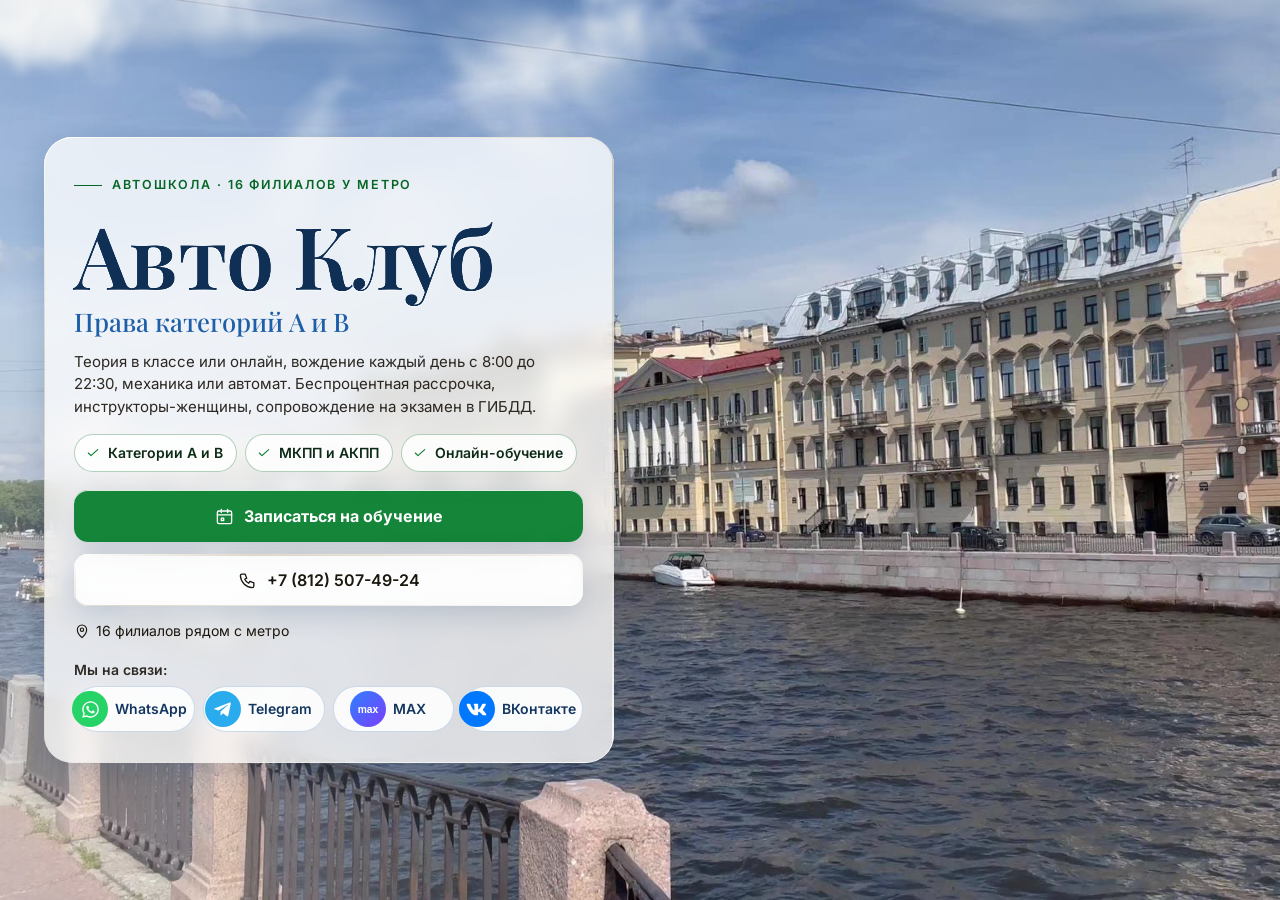
<file: index.html>
<!DOCTYPE html>
<html lang="ru" data-theme="light">
<head>
<meta charset="utf-8">
<meta name="viewport" content="width=device-width, initial-scale=1, viewport-fit=cover">
<title>Автошкола «Авто Клуб» — права A и B в Санкт-Петербурге, 16 филиалов у метро</title>
<meta name="description" content="Автошкола «Авто Клуб»: обучение на категории A и B, механика или автомат, теория в классе или онлайн, вождение каждый день 8:00–22:30. 16 филиалов рядом с метро. Телефон +7 (812) 507-49-24.">
<meta name="robots" content="noindex, nofollow, noarchive">
<meta name="geo.region" content="RU-SPE">
<meta name="geo.placename" content="Санкт-Петербург">
<meta name="geo.position" content="59.8944504;30.4585142">
<meta name="ICBM" content="59.8944504, 30.4585142">
<meta property="og:type" content="website">
<meta property="og:locale" content="ru_RU">
<meta property="og:site_name" content="Автошкола «Авто Клуб»">
<meta property="og:title" content="Автошкола «Авто Клуб» — права A и B в Санкт-Петербурге, 16 филиалов у метро">
<meta property="og:description" content="Автошкола «Авто Клуб»: обучение на категории A и B, механика или автомат, теория в классе или онлайн, вождение каждый день 8:00–22:30. 16 филиалов рядом с метро. Телефон +7 (812) 507-49-24.">
<meta name="twitter:card" content="summary_large_image">
<meta name="twitter:title" content="Автошкола «Авто Клуб» — права A и B в Санкт-Петербурге, 16 филиалов у метро">
<meta name="twitter:description" content="Автошкола «Авто Клуб»: обучение на категории A и B, механика или автомат, теория в классе или онлайн, вождение каждый день 8:00–22:30. 16 филиалов рядом с метро. Телефон +7 (812) 507-49-24.">
<meta name="theme-color" content="#effbf2">
<link rel="icon" href="data:image/svg+xml,%3Csvg%20xmlns%3D%22http%3A//www.w3.org/2000/svg%22%20viewBox%3D%220%200%2064%2064%22%3E%3Crect%20width%3D%2264%22%20height%3D%2264%22%20rx%3D%2214%22%20fill%3D%22%231f5fa8%22/%3E%3Ccircle%20cx%3D%2232%22%20cy%3D%2232%22%20r%3D%2217%22%20fill%3D%22none%22%20stroke%3D%22%23fff%22%20stroke-width%3D%225%22/%3E%3Ccircle%20cx%3D%2232%22%20cy%3D%2232%22%20r%3D%225%22%20fill%3D%22%23ffc54d%22/%3E%3C/svg%3E">
<script>document.documentElement.classList.add('js');try{var _i=parseInt(localStorage.getItem('nb_fs2'),10),_f=[1,1.15,1.3,1.5][_i];if(_f)document.documentElement.style.setProperty('--fs',_f)}catch(e){}</script>
<style id="hero-timing">:root{--hero-d:1.2s}</style>
<link rel="preload" as="image" href="img/hero-poster.jpg" fetchpriority="high">
<!-- шрифты лежат внутри сайта: Google Fonts у российской аудитории режется -->
<style>
@font-face{font-family:'Inter';font-style:normal;font-weight:400;font-display:swap;src:url(assets/fonts/inter-400-cyrillic-ext.woff2) format('woff2');unicode-range:U+0460-052F, U+1C80-1C8A, U+20B4, U+2DE0-2DFF, U+A640-A69F, U+FE2E-FE2F}
@font-face{font-family:'Inter';font-style:normal;font-weight:400;font-display:swap;src:url(assets/fonts/inter-400-cyrillic.woff2) format('woff2');unicode-range:U+0301, U+0400-045F, U+0490-0491, U+04B0-04B1, U+2116}
@font-face{font-family:'Inter';font-style:normal;font-weight:400;font-display:swap;src:url(assets/fonts/inter-400-latin-ext.woff2) format('woff2');unicode-range:U+0100-02BA, U+02BD-02C5, U+02C7-02CC, U+02CE-02D7, U+02DD-02FF, U+0304, U+0308, U+0329, U+1D00-1DBF, U+1E00-1E9F, U+1EF2-1EFF, U+2020, U+20A0-20AB, U+20AD-20C0, U+2113, U+2C60-2C7F, U+A720-A7FF}
@font-face{font-family:'Inter';font-style:normal;font-weight:400;font-display:swap;src:url(assets/fonts/inter-400-latin.woff2) format('woff2');unicode-range:U+0000-00FF, U+0131, U+0152-0153, U+02BB-02BC, U+02C6, U+02DA, U+02DC, U+0304, U+0308, U+0329, U+2000-206F, U+20AC, U+2122, U+2191, U+2193, U+2212, U+2215, U+FEFF, U+FFFD}
@font-face{font-family:'Inter';font-style:normal;font-weight:500;font-display:swap;src:url(assets/fonts/inter-500-cyrillic-ext.woff2) format('woff2');unicode-range:U+0460-052F, U+1C80-1C8A, U+20B4, U+2DE0-2DFF, U+A640-A69F, U+FE2E-FE2F}
@font-face{font-family:'Inter';font-style:normal;font-weight:500;font-display:swap;src:url(assets/fonts/inter-500-cyrillic.woff2) format('woff2');unicode-range:U+0301, U+0400-045F, U+0490-0491, U+04B0-04B1, U+2116}
@font-face{font-family:'Inter';font-style:normal;font-weight:500;font-display:swap;src:url(assets/fonts/inter-500-latin-ext.woff2) format('woff2');unicode-range:U+0100-02BA, U+02BD-02C5, U+02C7-02CC, U+02CE-02D7, U+02DD-02FF, U+0304, U+0308, U+0329, U+1D00-1DBF, U+1E00-1E9F, U+1EF2-1EFF, U+2020, U+20A0-20AB, U+20AD-20C0, U+2113, U+2C60-2C7F, U+A720-A7FF}
@font-face{font-family:'Inter';font-style:normal;font-weight:500;font-display:swap;src:url(assets/fonts/inter-500-latin.woff2) format('woff2');unicode-range:U+0000-00FF, U+0131, U+0152-0153, U+02BB-02BC, U+02C6, U+02DA, U+02DC, U+0304, U+0308, U+0329, U+2000-206F, U+20AC, U+2122, U+2191, U+2193, U+2212, U+2215, U+FEFF, U+FFFD}
@font-face{font-family:'Inter';font-style:normal;font-weight:600;font-display:swap;src:url(assets/fonts/inter-600-cyrillic-ext.woff2) format('woff2');unicode-range:U+0460-052F, U+1C80-1C8A, U+20B4, U+2DE0-2DFF, U+A640-A69F, U+FE2E-FE2F}
@font-face{font-family:'Inter';font-style:normal;font-weight:600;font-display:swap;src:url(assets/fonts/inter-600-cyrillic.woff2) format('woff2');unicode-range:U+0301, U+0400-045F, U+0490-0491, U+04B0-04B1, U+2116}
@font-face{font-family:'Inter';font-style:normal;font-weight:600;font-display:swap;src:url(assets/fonts/inter-600-latin-ext.woff2) format('woff2');unicode-range:U+0100-02BA, U+02BD-02C5, U+02C7-02CC, U+02CE-02D7, U+02DD-02FF, U+0304, U+0308, U+0329, U+1D00-1DBF, U+1E00-1E9F, U+1EF2-1EFF, U+2020, U+20A0-20AB, U+20AD-20C0, U+2113, U+2C60-2C7F, U+A720-A7FF}
@font-face{font-family:'Inter';font-style:normal;font-weight:600;font-display:swap;src:url(assets/fonts/inter-600-latin.woff2) format('woff2');unicode-range:U+0000-00FF, U+0131, U+0152-0153, U+02BB-02BC, U+02C6, U+02DA, U+02DC, U+0304, U+0308, U+0329, U+2000-206F, U+20AC, U+2122, U+2191, U+2193, U+2212, U+2215, U+FEFF, U+FFFD}
@font-face{font-family:'Inter';font-style:normal;font-weight:700;font-display:swap;src:url(assets/fonts/inter-700-cyrillic-ext.woff2) format('woff2');unicode-range:U+0460-052F, U+1C80-1C8A, U+20B4, U+2DE0-2DFF, U+A640-A69F, U+FE2E-FE2F}
@font-face{font-family:'Inter';font-style:normal;font-weight:700;font-display:swap;src:url(assets/fonts/inter-700-cyrillic.woff2) format('woff2');unicode-range:U+0301, U+0400-045F, U+0490-0491, U+04B0-04B1, U+2116}
@font-face{font-family:'Inter';font-style:normal;font-weight:700;font-display:swap;src:url(assets/fonts/inter-700-latin-ext.woff2) format('woff2');unicode-range:U+0100-02BA, U+02BD-02C5, U+02C7-02CC, U+02CE-02D7, U+02DD-02FF, U+0304, U+0308, U+0329, U+1D00-1DBF, U+1E00-1E9F, U+1EF2-1EFF, U+2020, U+20A0-20AB, U+20AD-20C0, U+2113, U+2C60-2C7F, U+A720-A7FF}
@font-face{font-family:'Inter';font-style:normal;font-weight:700;font-display:swap;src:url(assets/fonts/inter-700-latin.woff2) format('woff2');unicode-range:U+0000-00FF, U+0131, U+0152-0153, U+02BB-02BC, U+02C6, U+02DA, U+02DC, U+0304, U+0308, U+0329, U+2000-206F, U+20AC, U+2122, U+2191, U+2193, U+2212, U+2215, U+FEFF, U+FFFD}
@font-face{font-family:'Playfair Display';font-style:normal;font-weight:500;font-display:swap;src:url(assets/fonts/playfair-display-500-cyrillic.woff2) format('woff2');unicode-range:U+0301, U+0400-045F, U+0490-0491, U+04B0-04B1, U+2116}
@font-face{font-family:'Playfair Display';font-style:normal;font-weight:500;font-display:swap;src:url(assets/fonts/playfair-display-500-latin-ext.woff2) format('woff2');unicode-range:U+0100-02BA, U+02BD-02C5, U+02C7-02CC, U+02CE-02D7, U+02DD-02FF, U+0304, U+0308, U+0329, U+1D00-1DBF, U+1E00-1E9F, U+1EF2-1EFF, U+2020, U+20A0-20AB, U+20AD-20C0, U+2113, U+2C60-2C7F, U+A720-A7FF}
@font-face{font-family:'Playfair Display';font-style:normal;font-weight:500;font-display:swap;src:url(assets/fonts/playfair-display-500-latin.woff2) format('woff2');unicode-range:U+0000-00FF, U+0131, U+0152-0153, U+02BB-02BC, U+02C6, U+02DA, U+02DC, U+0304, U+0308, U+0329, U+2000-206F, U+20AC, U+2122, U+2191, U+2193, U+2212, U+2215, U+FEFF, U+FFFD}
@font-face{font-family:'Playfair Display';font-style:normal;font-weight:600;font-display:swap;src:url(assets/fonts/playfair-display-600-cyrillic.woff2) format('woff2');unicode-range:U+0301, U+0400-045F, U+0490-0491, U+04B0-04B1, U+2116}
@font-face{font-family:'Playfair Display';font-style:normal;font-weight:600;font-display:swap;src:url(assets/fonts/playfair-display-600-latin-ext.woff2) format('woff2');unicode-range:U+0100-02BA, U+02BD-02C5, U+02C7-02CC, U+02CE-02D7, U+02DD-02FF, U+0304, U+0308, U+0329, U+1D00-1DBF, U+1E00-1E9F, U+1EF2-1EFF, U+2020, U+20A0-20AB, U+20AD-20C0, U+2113, U+2C60-2C7F, U+A720-A7FF}
@font-face{font-family:'Playfair Display';font-style:normal;font-weight:600;font-display:swap;src:url(assets/fonts/playfair-display-600-latin.woff2) format('woff2');unicode-range:U+0000-00FF, U+0131, U+0152-0153, U+02BB-02BC, U+02C6, U+02DA, U+02DC, U+0304, U+0308, U+0329, U+2000-206F, U+20AC, U+2122, U+2191, U+2193, U+2212, U+2215, U+FEFF, U+FFFD}
/* ===== Notary site — generator stylesheet (light warm base, dark theme by toggle) ===== */
:root{
  --p100:#665230; --p90:#97825e; --p80:#bba887; --p70:#c2b9a9; --p50:#dad5ce; --p40:#e0dedb;
  --p30:#eeece9; --p20:#f1f1f0; --p10:#f8f8f8; --n100:#0e0f11; --n90:#3c404b; --n10:#fff;

  --bg:var(--p10); --bg2:var(--p20); --bg3:var(--p30); --card:var(--n10); --text:var(--n100); --muted:var(--n90);
  --line:var(--p50); --line2:var(--p40); --accent:var(--p90); --accent-d:var(--p100); --accent-l:var(--p80); --accent-soft:var(--p30);
  --on-accent:#fff; --shadow:0 1px 10px rgba(51,51,51,.10); --shadow-lg:0 12px 40px rgba(30,24,10,.14);
  --hero-ov1:rgba(14,15,17,.72); --hero-ov2:rgba(14,15,17,.30); --sec-ov:rgba(248,248,248,.72);
  --ok:#2e8b57; --bad:#b4453b;
  /* те же цвета составляющими: rgba() понимают все браузеры, color-mix() — нет */
  --bg-rgb:248,248,248; --card-rgb:255,255,255; --accent-rgb:151,130,94; --ok-rgb:46,139,87;

  --zc:var(--fs); --fs:1; --vwu:calc(1vw / var(--fs)); --vhu:calc(1vh / var(--fs));   /* масштаб текста (А−/А+) и «честные» vw/vh под ним */
  --hdr-h:68px; --bar-h:70px; --vh:calc(100*var(--vhu)); --gap:24px; --radius:14px; --radius-s:10px;
  --font:"Inter",Tahoma,Arial,sans-serif; --serif:"Playfair Display",Georgia,"Times New Roman",serif;
  --ease:cubic-bezier(.65,.05,.36,1); --speed:520ms;
}
html[data-theme="dark"]{
  --bg:#17150f; --bg2:#1d1a13; --bg3:#252117; --card:#221e15; --text:#f1ebdf; --muted:#b9ae98;
  --line:#3a3325; --line2:#2f2a1e; --accent:#c9b17f; --accent-d:#e0cf9f; --accent-l:#8d7b58; --accent-soft:#2a251a;
  --on-accent:#17150f; --shadow:0 1px 12px rgba(0,0,0,.45); --shadow-lg:0 14px 40px rgba(0,0,0,.55);
  --hero-ov1:rgba(10,9,6,.80); --hero-ov2:rgba(10,9,6,.40); --sec-ov:rgba(16,15,12,.76);
  --bg-rgb:23,21,15; --card-rgb:34,30,21; --accent-rgb:201,177,127;
}

*,*::before,*::after{box-sizing:border-box}
/* А−/А+: весь сайт — шапка, плашки, меню, формы, окна — растёт пропорционально, как при увеличении масштаба в браузере */
html{-webkit-text-size-adjust:100%;scroll-behavior:auto;zoom:var(--fs,1)}
html,body{height:100%;margin:0;overflow:hidden;background:var(--bg);color:var(--text);
  font-family:var(--font);font-size:16px;line-height:1.55;-webkit-font-smoothing:antialiased}
body{overscroll-behavior:none;position:relative}
a{color:inherit;text-decoration:none}
img{display:block;max-width:100%}
button{font:inherit;color:inherit;background:none;border:0;padding:0;cursor:pointer}
input,select,textarea{font:inherit;color:inherit}
h1,h2,h3,h4,p{margin:0}
ul{margin:0;padding:0;list-style:none}
svg{display:block}
.ico{width:22px;height:22px;stroke:currentColor;fill:none;stroke-width:1.7;stroke-linecap:round;stroke-linejoin:round;flex:none}
.vh{position:absolute!important;width:1px;height:1px;overflow:hidden;clip:rect(0 0 0 0);white-space:nowrap}

/* ---------- typography helpers ---------- */
.kicker{display:inline-flex;align-items:center;gap:10px;font-size:13px;font-weight:600;letter-spacing:.14em;text-transform:uppercase;color:var(--accent)}
.kicker::before{content:"";width:28px;height:1px;background:var(--accent)}
.h2{font-size:clamp(26px,calc(3.2*var(--vwu,1vw)),40px);font-weight:600;letter-spacing:-.02em;line-height:1.12;margin-top:10px}
.lead{color:var(--muted);font-size:17px;max-width:640px;margin-top:12px}
.sec-head{margin-bottom:28px}
#contacts .sec-head{margin-bottom:18px}

/* ---------- buttons ---------- */
.btn{display:inline-flex;align-items:center;justify-content:center;gap:10px;min-height:48px;padding:0 22px;border-radius:999px;
  font-weight:600;font-size:15px;line-height:1;border:1.5px solid transparent;transition:background .25s,color .25s,border-color .25s,transform .2s,box-shadow .25s;white-space:nowrap}
.btn:active{transform:translateY(1px)}
.btn-primary{background:var(--accent-d);color:var(--on-accent);border-color:var(--accent-d)}
.btn-primary:hover{background:var(--accent);border-color:var(--accent);color:#fff}
html[data-theme="dark"] .btn-primary:hover{color:#17150f}
.btn-ghost{border-color:var(--line);color:var(--text);background:var(--card)}
.btn-ghost:hover{border-color:var(--accent);color:var(--accent-d)}
.btn-light{background:rgba(255,255,255,.14);color:#fff;border-color:rgba(255,255,255,.55);backdrop-filter:blur(6px)}
.btn-light:hover{background:#fff;color:var(--n100)}
.btn-white{background:#fff;color:var(--n100);border-color:#fff}
.btn-white:hover{background:var(--p30);border-color:var(--p30)}
.btn .ico{width:18px;height:18px}
.btn-sm{min-height:44px;padding:0 16px;font-size:14px}

/* ---------- header ---------- */
.hdr{position:fixed;top:0;left:0;right:0;height:var(--hdr-h);z-index:200;display:flex;align-items:center;
  zoom:calc(1 / var(--zc,1)); --vwu:1vw; --vhu:1vh;   /* А−/А+ шапку не трогают: она всегда как при 100 % (страница в zoom, шапка — встречный zoom) */
  background:rgba(var(--bg-rgb),.88);backdrop-filter:blur(12px);-webkit-backdrop-filter:blur(12px);
  border-bottom:1px solid var(--line2);transition:background .3s}
.hdr-in{width:100%;max-width:1280px;margin:0 auto;padding:0 28px;display:flex;align-items:center;gap:24px}
.brand{display:flex;align-items:center;gap:12px;min-width:0;min-height:44px}
.mono-img{object-fit:contain;background:#fff;padding:2px;box-sizing:border-box}
.mono{width:42px;height:42px;border-radius:12px;background:var(--accent-d);color:var(--on-accent);display:grid;place-items:center;
  font-family:var(--serif);font-size:20px;font-weight:600;flex:none;letter-spacing:.02em}
.brand-t{display:flex;flex-direction:column;line-height:1.15;min-width:0}
.brand-n{font-weight:600;font-size:15px;white-space:nowrap;overflow:hidden;text-overflow:ellipsis}
.brand-s{font-size:13px;color:var(--muted);white-space:nowrap;overflow:hidden;text-overflow:ellipsis}
.nav{display:flex;align-items:center;gap:4px;margin-left:auto}
.nav > li{position:relative}
.nav-a{display:inline-flex;align-items:center;gap:6px;min-height:44px;padding:10px 12px;border-radius:8px;font-size:14px;font-weight:500;color:var(--text);opacity:.8;transition:opacity .2s,background .2s}
.nav-a:hover,.nav-a.cur,.nav > li.open > .nav-a{opacity:1;background:var(--bg3)}
.nav-a .chev{width:14px;height:14px;transition:transform .25s}
.nav > li.open > .nav-a .chev{transform:rotate(180deg)}
.hdr-tools{display:flex;align-items:center;gap:6px;margin-left:8px}
.tool{width:44px;height:44px;border-radius:10px;display:grid;place-items:center;color:var(--text);opacity:.8;transition:background .2s,opacity .2s}
.tool:hover{background:var(--bg3);opacity:1}
.tool .ico{width:20px;height:20px}
.tool-lang{width:auto;padding:0 10px;gap:6px;font-size:13px;font-weight:600;letter-spacing:.04em;display:flex;align-items:center}
.lang-wrap{position:relative}
.lang-dd{position:absolute;right:0;top:calc(100% + 8px);background:var(--card);border:1px solid var(--line);border-radius:12px;box-shadow:var(--shadow-lg);
  padding:6px;min-width:190px;display:none;z-index:210}
.lang-wrap.open .lang-dd{display:block}
.lang-dd button,.lang-dd a{display:flex;width:100%;align-items:center;gap:10px;min-height:44px;padding:9px 12px;border-radius:8px;font-size:14px;text-align:left}
.lang-dd button:hover,.lang-dd a:hover{background:var(--bg3)}
.lang-dd button.cur,.lang-dd a.cur{color:var(--accent-d);font-weight:600}
.lang-dd b{font-size:13px;letter-spacing:.08em;width:26px;color:var(--muted)}
.hdr-book{margin-left:4px}
.burger{display:none}
.moon,.sun{display:none}
html[data-theme="dark"] .sun{display:block}
html:not([data-theme="dark"]) .moon{display:block}

/* mega menu */
.mega{position:absolute;left:50%;top:calc(100% + 10px);transform:translateX(-50%);width:min(980px,calc(calc(100*var(--vwu,1vw)) - 40px));
  background:var(--card);border:1px solid var(--line);border-radius:16px;box-shadow:var(--shadow-lg);padding:20px;display:none;z-index:210}
.nav > li.open > .mega{display:block}
.mega-head{display:flex;justify-content:space-between;align-items:baseline;gap:16px;padding:0 6px 14px;border-bottom:1px solid var(--line2);margin-bottom:12px}
.mega-head b{font-size:14px}
.mega-head span{font-size:13px;color:var(--muted)}
.mega-grid{display:grid;grid-template-columns:repeat(2,1fr);gap:4px}
.mega-it{display:flex;gap:12px;align-items:flex-start;padding:10px 12px;border-radius:10px;text-align:left;width:100%;transition:background .2s}
.mega-it:hover{background:var(--bg3)}
.mega-it .cic{width:38px;height:38px;border-radius:10px;background:var(--accent-soft);color:var(--accent-d);display:grid;place-items:center;flex:none}
.mega-it .cic .ico{width:20px;height:20px}
.mega-it b{display:block;font-size:14px;font-weight:600}
.mega-it small{display:block;font-size:13px;color:var(--muted);line-height:1.35;margin-top:2px}
.mega-it em{font-style:normal;font-size:13px;color:var(--accent);margin-top:3px;display:block}

/* mobile menu */
.mmenu{position:fixed;top:calc(var(--hdr-h) / var(--zc,1));left:0;right:0;bottom:var(--bar-h);z-index:190;background:var(--bg);overflow-y:auto;padding:14px 18px 30px;display:none}
.mmenu.open{display:block}
.mmenu a,.mmenu .macc > button{display:flex;align-items:center;justify-content:space-between;width:100%;padding:14px 6px;border-bottom:1px solid var(--line2);font-size:17px;font-weight:500;text-align:left}
.mmenu .macc > button .chev{width:18px;height:18px;transition:transform .25s}
.mmenu .macc.open > button .chev{transform:rotate(180deg)}
.mmenu .macc-list{display:none;padding:4px 0 8px}
.mmenu .macc.open .macc-list{display:block}
.mmenu .macc-list button{display:flex;align-items:center;gap:12px;width:100%;padding:11px 8px;border-radius:10px;text-align:left;font-size:15px}
.mmenu .macc-list button:hover{background:var(--bg3)}
.mmenu .macc-list .cic{width:32px;height:32px;border-radius:8px;background:var(--accent-soft);color:var(--accent-d);display:grid;place-items:center;flex:none}
.mmenu .macc-list .cic .ico{width:17px;height:17px}
.mmenu-foot{display:flex;flex-wrap:wrap;gap:8px;margin-top:18px}
.mmenu-foot .btn{flex:1}

/* ---------- full-page scroller ---------- */
.fp{position:relative;width:100%;height:var(--vh);overflow:hidden}
.fp-track{will-change:transform;transition:transform var(--speed) var(--ease)}
.fp-track.no-anim{transition:none}
.sec{position:relative;height:var(--vh);width:100%;overflow:hidden}
.sec-scroll{height:100%;overflow-y:auto;overflow-x:hidden;display:flex;flex-direction:column;
  padding:calc(var(--hdr-h) / var(--zc,1) + 20px) 28px calc(var(--bar-h) + 96px);-webkit-overflow-scrolling:touch;scrollbar-width:thin;scrollbar-color:var(--line) transparent}
.wrap{margin:auto;width:100%;max-width:1180px}
.sec-alt{background:var(--bg2)}

/* reveal animation */
.rv{opacity:0;transform:translateY(18px);transition:opacity .7s ease,transform .7s ease;transition-delay:calc(var(--i,0) * 90ms)}
.sec.active .rv{opacity:1;transform:none}

/* side dots */
.dots{position:fixed;right:16px;top:50%;transform:translateY(-50%);z-index:150;display:flex;flex-direction:column;gap:2px}
.dots button{position:relative;width:44px;height:44px;display:grid;place-items:center}
.dots button::after{content:"";width:8px;height:8px;border-radius:50%;background:var(--muted);opacity:.45;transition:transform .25s,opacity .25s,background .25s}
.dots button:hover::after{opacity:.9}
.dots button.cur::after{background:var(--accent);opacity:1;transform:scale(1.5)}
.dots button span{position:absolute;right:32px;top:50%;transform:translateY(-50%) translateX(6px);background:var(--n100);color:#fff;font-size:13px;
  padding:5px 10px;border-radius:6px;white-space:nowrap;opacity:0;pointer-events:none;transition:opacity .2s,transform .2s}
.dots button:hover span{opacity:1;transform:translateY(-50%)}
.sec-hero ~ .dots{color:#fff}
body[data-sec="0"] .dots button::after{background:#fff}
body[data-sec="0"] .dots button.cur::after{background:var(--p80)}

.sec:not(.sec-hero) .sec-scroll{position:relative;z-index:1}

.status{display:inline-flex;align-items:center;gap:8px;padding:8px 14px 8px 10px;border-radius:999px;background:rgba(255,255,255,.12);border:1px solid rgba(255,255,255,.28);font-size:13px;backdrop-filter:blur(6px)}
.status i{width:9px;height:9px;border-radius:50%;background:#7bd389;box-shadow:0 0 0 3px rgba(123,211,137,.28)}
.status.closed i{background:#f08a7e;box-shadow:0 0 0 3px rgba(240,138,126,.28)}
.status.soon i{background:#f0c674;box-shadow:0 0 0 3px rgba(240,198,116,.28)}
.status span{opacity:.85}
.addr-link{display:inline-flex;align-items:center;gap:6px;border-bottom:1px solid currentColor;padding:13px 0 14px;margin:-13px 0 -14px;transition:color .2s}
.addr-link:hover{color:var(--accent)}
.addr-link .ico{width:16px;height:16px}

/* ---------- services ---------- */
.svc-grid{display:grid;grid-template-columns:repeat(5,1fr);gap:14px}
.svc{display:flex;flex-direction:column;align-items:flex-start;gap:10px;padding:18px 16px 16px;border-radius:var(--radius);background:var(--card);border:1px solid var(--line2);
  text-align:left;min-height:170px;transition:transform .25s,box-shadow .25s,border-color .25s;position:relative}
.svc:hover{transform:translateY(-3px);box-shadow:var(--shadow-lg);border-color:var(--accent-l)}
.svc .cic{width:44px;height:44px;border-radius:12px;background:var(--accent-soft);color:var(--accent-d);display:grid;place-items:center}
.svc b{font-size:15px;font-weight:600;line-height:1.3}
.svc small{font-size:13px;color:var(--muted);line-height:1.35}
.svc em{font-style:normal;font-size:13px;color:var(--accent);margin-top:auto;padding-top:6px;display:inline-flex;align-items:center;gap:4px}
.svc em .ico{width:12px;height:12px}

/* ---------- about ---------- */
.about{display:grid;grid-template-columns:1.15fr .85fr;gap:48px;align-items:start}
.about-txt p{color:var(--muted);margin-top:14px;font-size:16px}
.about-txt p:first-of-type{color:var(--text)}
.quote{margin-top:22px;padding:16px 20px;border-left:3px solid var(--accent);background:var(--card);border-radius:0 12px 12px 0;font-family:var(--serif);font-size:18px;line-height:1.45;color:var(--text)}
.creds{display:grid;gap:10px}
.cred{display:flex;gap:14px;align-items:center;padding:14px 16px;border-radius:12px;background:var(--card);border:1px solid var(--line2)}
.cred .cic{width:40px;height:40px;border-radius:10px;background:var(--accent-soft);color:var(--accent-d);display:grid;place-items:center;flex:none}
.cred .cic .ico{width:20px;height:20px}
.cred small{display:block;font-size:13px;color:var(--muted);text-transform:uppercase;letter-spacing:.06em}
.cred b{display:block;font-size:15px;font-weight:600;line-height:1.3}
.chips{display:flex;flex-wrap:wrap;gap:8px;margin-top:16px}
.chips li{padding:8px 14px;border-radius:999px;border:1px solid var(--accent-l);color:var(--accent-d);font-size:13.5px;font-weight:500;background:var(--card)}
.strong-lbl{margin-top:22px;font-size:13px;text-transform:uppercase;letter-spacing:.1em;color:var(--muted)}

/* ---------- how ---------- */
.steps{display:grid;grid-template-columns:repeat(5,1fr);gap:16px;position:relative;margin-top:14px}
.steps::before{content:"";position:absolute;left:8%;right:8%;top:30px;height:1px;background:var(--line)}
.step{position:relative;padding:0 8px}
.step-n{width:60px;height:60px;border-radius:50%;background:var(--card);border:1.5px solid var(--accent-l);color:var(--accent-d);display:grid;place-items:center;
  font-family:var(--serif);font-size:24px;font-weight:600;position:relative;z-index:1;transition:background .4s,color .4s}
.sec.active .step-n{animation:pop .6s var(--ease) both;animation-delay:calc(var(--i) * 140ms + 150ms)}
@keyframes pop{0%{transform:scale(.6);opacity:0}60%{transform:scale(1.08);opacity:1}100%{transform:scale(1)}}
.step b{display:block;margin-top:16px;font-size:17px;font-weight:600}
.step p{color:var(--muted);font-size:14.5px;margin-top:6px}

/* ---------- reviews ---------- */
.reviews{display:grid;grid-template-columns:300px 1fr;gap:28px;align-items:start}
.rsum{background:var(--card);border:1px solid var(--line2);border-radius:var(--radius);padding:26px 24px;text-align:center}
.rsum .big{font-family:var(--serif);font-size:64px;line-height:1;font-weight:500;color:var(--accent-d)}
.stars{display:inline-flex;gap:3px;--fill:100%}
.stars svg{width:20px;height:20px}
.stars .st{fill:var(--line);stroke:none}
.stars .st.on{fill:#e7b73b}
.stars .st.half{fill:url(#halfgrad)}
.rsum .stars{margin-top:8px}
.rsum p{color:var(--muted);font-size:13.5px;margin-top:10px;line-height:1.4}
.rsum .btn{margin-top:16px;width:100%}
.rsum .gis{display:block;margin:10px 0 -14px;padding:14px 0;font-size:13px;color:var(--accent-d);text-decoration:underline;text-underline-offset:3px}
.rgrid{display:grid;grid-template-columns:repeat(2,1fr);gap:14px}
.rev{background:var(--card);border:1px solid var(--line2);border-radius:var(--radius);padding:20px;display:flex;flex-direction:column;gap:10px}
.rev .stars svg{width:15px;height:15px}
.rev p{font-size:14.5px;line-height:1.5;flex:1}
.rev p::before{content:"“";font-family:var(--serif);color:var(--accent);font-size:22px;line-height:0;margin-right:4px;vertical-align:-6px}
.rev-meta{display:flex;flex-wrap:wrap;justify-content:space-between;gap:4px 10px;align-items:baseline;font-size:13px;color:var(--muted)}
.rev-meta b{color:var(--text);font-weight:600}
.rev-src{display:inline-flex;align-items:center;gap:5px;white-space:nowrap;margin-left:auto}
.rev-src i{width:6px;height:6px;border-radius:50%;background:var(--accent)}
.rev-sample{color:var(--muted);font-style:italic;opacity:.85}
.rev-real{color:var(--accent-d);font-weight:600}
.rev-real i{background:var(--ok)}
.rev-is-real{border-color:var(--accent-l)}
.demo-note{margin-top:14px;max-width:760px;font-size:13.5px;line-height:1.45;color:var(--muted);background:var(--accent-soft);
  border-left:3px solid var(--accent);border-radius:0 8px 8px 0;padding:8px 12px}
.rnote{margin-top:14px;font-size:13px;color:var(--muted)}

/* ---------- faq ---------- */
.faq{display:grid;grid-template-columns:1fr 1fr;gap:0 32px;align-items:start}
.faq-col{display:flex;flex-direction:column}
.fq{border-bottom:1px solid var(--line)}
.fq > button{display:flex;width:100%;align-items:center;justify-content:space-between;gap:16px;min-height:44px;padding:16px 4px;text-align:left;font-weight:600;font-size:15.5px;line-height:1.35}
.fq > button .pl{width:26px;height:26px;border-radius:50%;border:1px solid var(--line);display:grid;place-items:center;flex:none;color:var(--accent-d);transition:transform .3s,background .3s}
.fq > button .pl .ico{width:14px;height:14px}
.fq.open > button .pl{transform:rotate(45deg);background:var(--accent-soft)}
.fq-a{display:grid;grid-template-rows:0fr;transition:grid-template-rows .35s var(--ease)}
.fq.open .fq-a{grid-template-rows:1fr}
.fq-a > div{overflow:hidden}
.fq-a p{color:var(--muted);font-size:14.5px;padding:0 4px 16px;line-height:1.55}
.fq-a .faq-note{font-size:13px;color:var(--accent-d);padding-bottom:6px}
.fq-a .faq-note:empty{display:none}

/* ---------- contacts ---------- */
.contacts{display:grid;grid-template-columns:1fr 1.05fr 1fr;gap:18px;align-items:stretch}
.contacts .cbox{padding:16px 18px}
.cbox{background:var(--card);border:1px solid var(--line2);border-radius:var(--radius);padding:20px}
.cl{display:grid;gap:12px}
.cl li{display:flex;gap:12px;align-items:flex-start}
.cl .cic{width:36px;height:36px;border-radius:10px;background:var(--accent-soft);color:var(--accent-d);display:grid;place-items:center;flex:none}
.cl .cic .ico{width:18px;height:18px}
.cl small{display:block;font-size:13px;color:var(--muted);text-transform:uppercase;letter-spacing:.06em}
.cl b{display:block;font-weight:500;font-size:15px;line-height:1.4}
.cl a.tel,.cl a.mail{display:block;padding:14px 0;margin:-14px 0}
.cl a.tel:hover,.cl a.mail:hover{color:var(--accent-d)}
.hours-link{display:inline-block;font-size:13px;color:var(--accent-d);text-decoration:underline;text-underline-offset:3px;padding:14px 0;margin:-14px 0}
.cl .msgs{display:flex;gap:8px;margin-top:4px;flex-wrap:wrap}
.cl .msgs a{display:inline-flex;align-items:center;gap:6px;padding:6px 10px;border-radius:8px;border:1px solid var(--line);font-size:13px;min-height:44px}
.cl .msgs a .ico{width:16px;height:16px}
.mapbox{display:flex;flex-direction:column;gap:12px;padding:12px}
.map{flex:1;min-height:280px;border-radius:10px;overflow:hidden;border:1px solid var(--line);background:var(--bg3);position:relative}
.map iframe{width:100%;height:100%;border:0;position:absolute;inset:0}
.map-actions{display:flex;gap:8px;flex-wrap:wrap}
.map-actions .btn{flex:1;min-height:44px;font-size:14px;padding:0 12px}

/* form */
.form h3{font-size:19px;font-weight:600}
.form .fdesc{color:var(--muted);font-size:13.5px;margin-top:6px}
.fg{display:grid;gap:8px;margin-top:12px}
.f2{display:grid;grid-template-columns:1fr 1fr;gap:10px}
.fld{display:flex;flex-direction:column;gap:4px}
.fld label{font-size:13px;color:var(--muted);font-weight:500}
.fld input,.fld select,.fld textarea{width:100%;background:var(--bg);border:1px solid var(--line);border-radius:10px;padding:8px 12px;font-size:14px;transition:border-color .2s,box-shadow .2s;min-height:44px}
.fld textarea{min-height:48px;resize:vertical}
.fld input:focus,.fld select:focus,.fld textarea:focus{outline:0;border-color:var(--accent);box-shadow:0 0 0 3px rgba(var(--accent-rgb),.22)}
.fld.err input,.fld.err select{border-color:var(--bad)}
.ferr{font-size:13px;color:var(--bad);display:none}
.fld.err .ferr{display:block}
.fnote{font-size:13px;color:var(--muted);margin-top:8px;line-height:1.4}
.fok{display:none;margin-top:10px;padding:10px 12px;border-radius:10px;background:rgba(var(--ok-rgb),.12);color:var(--ok);font-size:13.5px}
.fok.show{display:block}

.foot{margin-top:18px;padding-top:12px;padding-left:250px;flex-wrap:nowrap;align-items:flex-start;border-top:1px solid var(--line2);display:flex;justify-content:space-between;gap:16px;flex-wrap:wrap;font-size:13px;color:var(--muted)}
.foot p{max-width:none}
.foot .fl{white-space:nowrap;flex:none}
.foot .fl a{margin-left:14px;padding:14px 0;margin-top:-14px;margin-bottom:-14px;display:inline-block;min-width:44px;text-align:center;text-decoration:underline;text-underline-offset:3px}

/* ---------- bottom bar ---------- */
.bar{position:fixed;inset:auto 0 0;z-index:300;background:var(--card);box-shadow:0 -1px 10px rgba(51,51,51,.1);border-top:1px solid var(--line2);
  padding:6px 0;padding-bottom:calc(6px + env(safe-area-inset-bottom,0px))}
.bar-in{display:flex;justify-content:space-around;align-items:center;max-width:1080px;margin:0 auto}
.bi{display:flex;flex-direction:column;align-items:center;gap:5px;padding:8px 24px;border-radius:10px;font-size:13.5px;line-height:1;color:var(--text);opacity:.65;
  transition:opacity .3s,background .3s,color .3s;flex:1;max-width:190px;min-width:0}
.bi span{white-space:nowrap;max-width:100%;overflow:hidden;text-overflow:ellipsis}
.bi .ico{width:24px;height:24px}
.bi:hover{opacity:1;background:var(--bg3)}
.bi.cur{opacity:1;color:var(--accent-d)}


/* ---------- modals ---------- */
.modal{position:fixed;inset:0;z-index:400;background:rgba(14,15,17,.62);display:none;align-items:center;justify-content:center;padding:20px}
.modal.open{display:flex}
.mbox{background:var(--card);color:var(--text);border-radius:18px;width:100%;max-width:560px;max-height:min(calc(86*var(--vhu,1vh)),860px);overflow:auto;padding:26px 26px 22px;position:relative;box-shadow:var(--shadow-lg);
  animation:mup .3s var(--ease)}
@keyframes mup{from{opacity:0;transform:translateY(16px) scale(.98)}to{opacity:1;transform:none}}
.mbox-lg{max-width:760px}
.mclose{position:absolute;top:12px;right:12px;width:44px;height:44px;border-radius:50%;display:grid;place-items:center;color:var(--muted)}
.mclose:hover{background:var(--bg3);color:var(--text)}
.mbox h3{font-size:22px;font-weight:600;padding-right:36px}
.mbox .msub{color:var(--muted);font-size:14px;margin-top:4px}
.hours-t{width:100%;border-collapse:collapse;margin-top:16px;font-size:15px}
.hours-t td{padding:9px 6px;border-bottom:1px solid var(--line2)}
.hours-t td:last-child{text-align:right;font-weight:500;white-space:nowrap}
.hours-t tr.today td{color:var(--accent-d);font-weight:600}
.hours-t tr.today td:first-child::after{content:" · " attr(data-today);font-weight:400;font-size:13px;color:var(--muted)}
.hours-t tr.off td:last-child{color:var(--muted);font-weight:400}
.mnote{margin-top:14px;padding:12px 14px;border-radius:10px;background:var(--bg2);font-size:13.5px;color:var(--muted)}
.mnote b{display:block;color:var(--text);margin-bottom:3px;font-size:13px}
.mcontacts{display:flex;flex-wrap:wrap;gap:8px;margin-top:14px}
.mcontacts a{display:inline-flex;align-items:center;gap:7px;min-height:44px;padding:9px 13px;border-radius:10px;border:1px solid var(--line);font-size:13.5px}
.mcontacts a .ico{width:16px;height:16px}
.mcontacts a:hover{border-color:var(--accent)}
/* способы записи: позвонить, написать на почту, заказать обратный звонок */
.bk-opts{display:grid;gap:10px;margin-top:14px}
.bk-opt{display:flex;align-items:center;gap:14px;min-height:60px;padding:10px 16px;border-radius:14px;border:1px solid var(--line);background:var(--bg3);color:var(--text);font-size:16px;font-weight:600;text-align:left;text-decoration:none;transition:border-color .2s,background .2s}
.bk-opt:hover{border-color:var(--accent);background:var(--accent-soft)}
.bk-opt .ico{width:24px;height:24px;color:var(--accent-d);flex:none}
.bk-opt small{display:block;font-weight:400;font-size:13px;color:var(--muted);margin-top:1px}
.mbox-book{max-width:440px}
/* оплата значками, подпись у общего телефона */
.pay-pills{display:flex;flex-wrap:wrap;gap:6px;margin-top:5px}
.pay-pill{display:inline-flex;align-items:center;gap:6px;padding:4px 11px 4px 9px;border-radius:999px;border:1px solid var(--line);background:var(--bg3);font-size:13px;font-weight:600;line-height:1.3;white-space:nowrap}
.pay-pill .ico{width:15px;height:15px;color:var(--accent-d)}
.pay-pill.pay-logo{background:#fff;border-color:rgba(0,0,0,.12);padding:3px 11px;min-height:28px}
.pay-pill.pay-logo img{display:block;height:17px;width:auto}
.pay-pill.pay-logo img[src$="sbp.svg"]{height:20px}

.brand-t{display:flex;flex-direction:column;justify-content:center;gap:2px;line-height:1.1;min-width:0}
.brand-s{display:block;font-size:10.5px;font-weight:600;letter-spacing:.16em;text-transform:uppercase;color:var(--muted);white-space:nowrap;overflow:visible;text-overflow:clip}
.brand-n{font-size:16px;font-weight:600;white-space:nowrap;overflow:visible;text-overflow:clip}
.nav-a{white-space:nowrap}
#navServices{position:static}
.mega{max-height:calc(calc(100*var(--vhu,1vh)) - var(--hdr-h) - 24px);overflow-y:auto;top:calc(100% + 6px);width:min(980px,calc(calc(100*var(--vwu,1vw)) - 32px))}
@media screen and (max-width:760px){.mega-grid{grid-template-columns:1fr}}
@media screen and (max-width:479px){.brand-t{display:flex}.brand-s{font-size:9px;letter-spacing:.14em}.brand-n{font-size:12.5px;white-space:normal;line-height:1.12}}
.bk-inline{grid-template-columns:repeat(3,1fr);gap:8px}
.bk-inline .bk-opt{flex-direction:column;justify-content:center;gap:5px;min-height:76px;padding:9px 6px;font-size:13.5px;text-align:center;line-height:1.2}
.bk-inline .bk-opt .ico{width:22px;height:22px}
.bk-inline .bk-opt small{display:none}
/* services modal */
.svc-list{margin-top:16px;display:grid;grid-template-columns:1fr 1fr;gap:6px}
.svc-list button{display:flex;gap:10px;align-items:center;width:100%;min-height:44px;text-align:left;padding:10px 12px;border-radius:10px;font-size:14px;line-height:1.35;border:1px solid var(--line2);background:var(--bg)}
.svc-list button:hover{border-color:var(--accent);background:var(--accent-soft)}
.svc-list button .ico{width:16px;height:16px;color:var(--accent);margin-top:2px}
.mhint{font-size:13px;color:var(--muted);margin-top:12px}
.mhead{display:flex;gap:14px;align-items:center;padding-right:36px}
.mhead .cic{width:48px;height:48px;border-radius:12px;background:var(--accent-soft);color:var(--accent-d);display:grid;place-items:center;flex:none}

/* ---------- responsive ---------- */
@media (max-width:1200px){
  .svc-grid{grid-template-columns:repeat(5,1fr)}
  .svc{min-height:160px;padding:14px}
  .svc small{display:none}
}
@media screen and (max-width:991px){
  :root{--hdr-h:62px}
  .nav,.hdr-book{display:none}
  .burger{display:grid}
  .hdr-in{padding:0 18px;gap:12px}
}
@media (max-width:991px){
  :root{--bar-h:64px}
  .sec-scroll{padding:calc(var(--hdr-h) / var(--zc,1) + 16px) 22px calc(var(--bar-h) + 96px)}
  .dots{right:8px;gap:8px}
  .dots button span{display:none}
  .svc-grid{grid-template-columns:repeat(3,1fr);gap:10px}
  .svc{min-height:0}
  .about{grid-template-columns:1fr;gap:22px}
  .steps{grid-template-columns:repeat(5,1fr);gap:10px}
  .step-n{width:48px;height:48px;font-size:20px}
  .step b{font-size:15px}.step p{font-size:13px}
  .reviews{grid-template-columns:1fr;gap:16px}
  .rsum{display:flex;align-items:center;gap:18px;text-align:left;padding:16px 18px}
  .rsum .big{font-size:44px}.rsum .stars{margin:0}.rsum p{margin:0;flex:1}.rsum .btn{margin:0;width:auto}.rsum .gis{display:none}
  .faq{grid-template-columns:1fr;gap:0}
  .contacts{grid-template-columns:1fr 1fr}
  .foot{padding-left:0}
  .contacts .form{grid-column:1 / -1}
  .map{min-height:240px}
  .bi{padding:10px 12px;font-size:13px}
}
@media (max-width:767px){
  :root{--bar-h:62px}
  .h2{font-size:26px}
  .lead{font-size:15px}
  .sec-head{margin-bottom:18px}
  .sec-scroll{padding-left:16px;padding-right:16px}
  .svc-grid{grid-template-columns:repeat(2,1fr);gap:10px}
  .svc{padding:12px;gap:8px}
  .svc .cic{width:36px;height:36px}
  .svc b{font-size:13.5px}
  .svc em{display:none}
  .steps{grid-template-columns:1fr;gap:12px}
  .steps::before{left:24px;right:auto;top:10px;bottom:10px;height:auto;width:1px}
  .step{display:grid;grid-template-columns:48px 1fr;gap:14px;align-items:start;padding:0}
  .step-n{grid-row:1 / span 2}
  .step b{margin-top:10px;grid-column:2}
  .step p{grid-column:2;margin-top:2px}
  .rgrid{display:flex;overflow-x:auto;gap:12px;scroll-snap-type:x mandatory;padding-bottom:8px;margin:0 -16px;padding-left:16px;padding-right:16px;scrollbar-width:none}
  .rgrid::-webkit-scrollbar{display:none}
  .rev{flex:0 0 82%;scroll-snap-align:start}
  .rsum{flex-wrap:wrap;gap:12px}
  .rsum p{flex-basis:100%}
  .contacts{grid-template-columns:1fr;gap:14px}
  .contacts .form{grid-column:auto}
  .cbox{padding:16px}
  .map{min-height:220px}
  .f2{grid-template-columns:1fr}
  .foot{flex-direction:column;gap:8px;padding-left:0}
  .bi{padding:8px 4px;font-size:13px;gap:4px}
  .bi .ico{width:22px;height:22px}
  .sec-scroll{padding-bottom:calc(var(--bar-h) + 66px)}
  .mmenu{padding-bottom:80px}
  .demo-note{font-size:13px;padding:7px 10px}
  .mbox{padding:22px 18px 18px;border-radius:16px}
  .svc-list{grid-template-columns:1fr}
  .dots{right:6px;gap:0}
  .dots button{width:44px;height:44px}
  .dots button::after{width:6px;height:6px}
}
@media screen and (max-width:479px){
  :root{--hdr-h:58px}
  .mono{width:36px;height:36px;font-size:17px;border-radius:10px}
  .brand-n{font-size:14px}
  /* тапы в шапке доведены до 44px (см. .tool ниже) — на самой узкой ширине
     текстовому названию рядом с логотипом уже не хватает места без обрезки,
     поэтому в шапке оставляем только логотип-ссылку */
  .tool{width:44px;height:44px}
  .tool-lang{padding:0 8px;width:auto}
  .tool-lang .ico{display:none}
}
@media (max-width:479px){
  :root{--bar-h:60px}
  .svc{padding:11px 10px}
  .svc b{font-size:13px}
  .bi{padding:6px 2px;font-size:13px;gap:4px;width:100%;max-width:none;letter-spacing:-.01em}
  .bi .ico{width:20px;height:20px}
  .bar{padding:5px 0}
  .cl b{font-size:14px}
}
@media (max-height:640px) and (min-width:768px){
  .svc{min-height:0}
}
@media (prefers-reduced-motion:reduce){
  .fp-track{transition-duration:0s}
  .rv{transition:none;opacity:1;transform:none}
}


/* пометка «демонстрационный проект» в подвале */
.foot-demo{margin-top:.5em;font-size:13px;line-height:1.45;opacity:.62}
.foot-demo a{padding:14px 0;margin:-14px 0;display:inline-block;min-width:44px;text-decoration:underline}

/* --- материалы конторы (перенесённый контент клиента) --- */
.info-links{display:flex;flex-wrap:wrap;gap:10px;justify-content:center;margin-top:26px}
.info-links .ilink{display:inline-flex;align-items:center;gap:8px;min-height:44px;padding:9px 16px;border-radius:999px;border:1px solid var(--line);background:var(--card);color:var(--text);font:inherit;font-size:14px;cursor:pointer;transition:background .2s,border-color .2s}
.info-links .ilink:hover{border-color:var(--accent-d);background:var(--bg-alt)}
.info-tabs{display:flex;flex-wrap:wrap;gap:8px;margin:14px 0 4px}
.info-tabs button{min-height:44px;padding:7px 13px;border-radius:999px;border:1px solid var(--line);background:transparent;color:var(--text);font:inherit;font-size:13px;cursor:pointer}
.info-tabs button[aria-selected="true"]{background:var(--accent-d);border-color:var(--accent-d);color:#fff}
.info-body{max-height:min(calc(56*var(--vhu,1vh)),520px);overflow:auto;margin-top:10px;padding-right:4px}
.info-note{font-size:13px;opacity:.7;margin:6px 0 10px}
.info-i{border-bottom:1px solid var(--line)}
.info-i > button{width:100%;display:flex;justify-content:space-between;align-items:center;gap:12px;padding:13px 2px;background:none;border:0;color:inherit;font:inherit;font-weight:600;text-align:left;cursor:pointer}
.info-i > button .pl{width:26px;height:26px;border-radius:50%;border:1px solid var(--line);display:grid;place-items:center;flex:none;color:var(--accent-d);transition:transform .3s,background .3s}
.info-i > button .pl .ico{width:14px;height:14px}
.info-i.open > button .pl{transform:rotate(45deg);background:var(--accent-soft)}
.info-i > div{display:none;padding:0 2px 14px;font-size:15px;line-height:1.62}
.info-i.open > div{display:block}
.info-i p{margin:0 0 10px}
.info-i h4{margin:14px 0 6px;font-size:15px}
.info-i ul{margin:0 0 10px;padding-left:20px}
.info-i li{margin:0 0 5px}
.info-i table{width:100%;border-collapse:collapse;margin:0 0 12px;font-size:14px}
.info-i th,.info-i td{border:1px solid var(--line);padding:7px 9px;text-align:left;vertical-align:top}
.info-f{display:inline-flex;align-items:center;gap:7px;margin:0 8px 8px 0;min-height:44px;padding:7px 12px;border:1px solid var(--line);border-radius:8px;font-size:13px;text-decoration:none;color:var(--accent-d)}
.info-src{display:block;font-size:13px;opacity:.55;margin-top:8px}

/* мобильный: экран должен помещаться целиком, без прокрутки внутри секции —
   поэтому убираем самое объёмное (встроенная карта заменяется кнопкой) и поджимаем формы */
@media (max-width:760px){
  .mapbox .map{display:none}
  .mapbox{padding:0;background:none;border:0}
  /* карточка со списком контактов на телефоне не нужна: адрес, телефон, часы —
     в нижней плашке; прячем её целиком, иначе остаётся пустая рамка */
  #contacts .cbox-info{display:none}
  .foot{padding-left:0;font-size:13px;gap:8px}
  .foot .fl{white-space:normal;flex:1 1 auto}
  .foot .fl a{margin:-14px 12px -14px 0;padding:14px 0;display:inline-block}
  .form .fld{margin-bottom:8px}
  .reviews .rev:nth-child(n+4){display:none}
  .creds .cred:nth-child(n+4){display:none}
  /* второстепенное на телефоне убираем: метро и оплата есть в модалке часов,
     язык и удобное время можно написать в комментарии */
  .cl li.li-metro,.cl li.li-payment{display:none}
  .fld-lang,.fld-time{display:none}
  .foot [data-i18n="foot_disclaimer"]{display:none}
  .foot{padding-top:10px;font-size:13px}
  #about .sec-head .lead,#contacts .sec-head .lead,.form .fnote{display:none}
  /* на телефоне адрес, часы и телефоны всегда под рукой в нижней плашке,
     поэтому на экране контактов оставляем форму и кнопки карты */
  #about .quote,#about .about-txt p:nth-of-type(3){display:none}
  .creds .cred:nth-child(n+3){display:none}
}

/* ---------- размер текста и режим для слабовидящих ---------- */
.tool-a span{font-weight:700;font-size:13px;line-height:1;letter-spacing:.01em}
#hcBtn[aria-pressed="true"]{border-color:var(--accent-d);color:var(--accent-d)}

html[data-hc="1"]{
  --bg:#000; --bg2:#000; --bg3:#000; --card:#000; --text:#fff; --muted:#fff;
  --line:#fff; --line2:#fff; --accent:#ffe14d; --accent-d:#ffe14d; --accent-l:#ffe14d;
  --accent-soft:#000; --on-accent:#000; --shadow:none; --shadow-lg:none;
  --hero-ov1:rgba(0,0,0,.9); --hero-ov2:rgba(0,0,0,.85); --sec-ov:rgba(0,0,0,.92);
  --bg-rgb:0,0,0; --card-rgb:0,0,0; --accent-rgb:255,225,77;
}
html[data-hc="1"] body{background:#000;color:#fff}
html[data-hc="1"] .sec-bg,html[data-hc="1"] .hero-bg,html[data-hc="1"] .sec-photo{display:none!important}
html[data-hc="1"] *{text-shadow:none!important;box-shadow:none!important;backdrop-filter:none!important}
html[data-hc="1"] .card,html[data-hc="1"] .tool,html[data-hc="1"] .btn,
html[data-hc="1"] .chip,html[data-hc="1"] .tag{border:2px solid #fff!important;background:#000!important;color:#fff!important}
html[data-hc="1"] .btn-primary{background:#ffe14d!important;color:#000!important;border-color:#ffe14d!important}
html[data-hc="1"] .btn-primary *{color:#000!important}
html[data-hc="1"] .sec-scroll :where(p,li,span,small,b,strong,h1,h2,h3,h4,td,th,div){color:#fff!important;opacity:1!important}
html[data-hc="1"] a:not(.btn):not(.nav-a){text-decoration:underline;color:#ffe14d!important}
html[data-hc="1"] :focus-visible{outline:3px solid #ffe14d;outline-offset:2px}

/* палец должен попадать и по ширине, не только по высоте — правило в самом
   конце файла, чтобы точно не быть перебитым медиа-запросами/темой выше */
.tool,.tool-lang,.brand{min-width:44px}

</style>
<link rel="stylesheet" href="css/etalon.css?v=20261112f">
<link rel="stylesheet" href="css/title-b.css?v=20261112f">
<link rel="stylesheet" href="css/nevo.css?v=20261112f">
<link rel="stylesheet" href="css/avtoclub.css?v=2">
<script type="application/ld+json">{"@context": "https://schema.org", "@type": "DrivingSchool", "name": "Автошкола «Авто Клуб»", "telephone": "+7 (812) 507-49-24", "email": "Avtoclub198@yandex.ru", "sameAs": ["https://vk.com/avtoclub198"], "address": {"@type": "PostalAddress", "streetAddress": "ул. Оптиков, 49, корп. 2", "addressLocality": "Санкт-Петербург", "addressCountry": "RU"}, "geo": {"@type": "GeoCoordinates", "latitude": 60.004287, "longitude": 30.199054}, "openingHoursSpecification": [{"@type": "OpeningHoursSpecification", "dayOfWeek": ["Monday", "Tuesday", "Wednesday", "Thursday", "Friday"], "opens": "08:00", "closes": "22:30"}, {"@type": "OpeningHoursSpecification", "dayOfWeek": ["Saturday", "Sunday"], "opens": "09:00", "closes": "22:00"}], "department": [{"@type": "DrivingSchool", "name": "Автошкола «Авто Клуб» — м. Девяткино", "telephone": "+7 (812) 507-49-24", "address": {"@type": "PostalAddress", "streetAddress": "Петровский бульвар, 7 (Мурино)", "addressLocality": "Санкт-Петербург", "addressCountry": "RU"}, "geo": {"@type": "GeoCoordinates", "latitude": 60.055788, "longitude": 30.431956}}, {"@type": "DrivingSchool", "name": "Автошкола «Авто Клуб» — м. Выборгская", "telephone": "+7 (812) 507-49-24", "address": {"@type": "PostalAddress", "streetAddress": "пр. Металлистов, 100", "addressLocality": "Санкт-Петербург", "addressCountry": "RU"}, "geo": {"@type": "GeoCoordinates", "latitude": 59.969491, "longitude": 30.405126}}, {"@type": "DrivingSchool", "name": "Автошкола «Авто Клуб» — м. Кировский завод", "telephone": "+7 (812) 507-49-24", "address": {"@type": "PostalAddress", "streetAddress": "ул. Маршала Говорова, 16", "addressLocality": "Санкт-Петербург", "addressCountry": "RU"}, "geo": {"@type": "GeoCoordinates", "latitude": 59.881446, "longitude": 30.26897}}, {"@type": "DrivingSchool", "name": "Автошкола «Авто Клуб» — м. Автово", "telephone": "+7 (812) 507-49-24", "address": {"@type": "PostalAddress", "streetAddress": "Ленинский пр., 53, корп. 1", "addressLocality": "Санкт-Петербург", "addressCountry": "RU"}, "geo": {"@type": "GeoCoordinates", "latitude": 59.862961, "longitude": 30.170302}}, {"@type": "DrivingSchool", "name": "Автошкола «Авто Клуб» — м. Проспект Ветеранов", "telephone": "+7 (812) 507-49-24", "address": {"@type": "PostalAddress", "streetAddress": "ул. Партизана Германа, 22", "addressLocality": "Санкт-Петербург", "addressCountry": "RU"}, "geo": {"@type": "GeoCoordinates", "latitude": 59.829695, "longitude": 30.178432}}, {"@type": "DrivingSchool", "name": "Автошкола «Авто Клуб» — м. Парнас", "telephone": "+7 (812) 507-49-24", "address": {"@type": "PostalAddress", "streetAddress": "ул. Фёдора Абрамова, 8", "addressLocality": "Санкт-Петербург", "addressCountry": "RU"}, "geo": {"@type": "GeoCoordinates", "latitude": 60.073438, "longitude": 30.338987}}, {"@type": "DrivingSchool", "name": "Автошкола «Авто Клуб» — м. Купчино", "telephone": "+7 (812) 507-49-24", "address": {"@type": "PostalAddress", "streetAddress": "ул. Димитрова, 16, корп. 1", "addressLocality": "Санкт-Петербург", "addressCountry": "RU"}, "geo": {"@type": "GeoCoordinates", "latitude": 59.848934, "longitude": 30.385515}}, {"@type": "DrivingSchool", "name": "Автошкола «Авто Клуб» — м. Приморская", "telephone": "+7 (812) 507-49-24", "address": {"@type": "PostalAddress", "streetAddress": "Наличная ул., 41/14", "addressLocality": "Санкт-Петербург", "addressCountry": "RU"}, "geo": {"@type": "GeoCoordinates", "latitude": 59.941901, "longitude": 30.232316}}, {"@type": "DrivingSchool", "name": "Автошкола «Авто Клуб» — м. Василеостровская", "telephone": "+7 (812) 507-49-24", "address": {"@type": "PostalAddress", "streetAddress": "Средний пр. В.О., 34", "addressLocality": "Санкт-Петербург", "addressCountry": "RU"}, "geo": {"@type": "GeoCoordinates", "latitude": 59.942, "longitude": 30.2765}}, {"@type": "DrivingSchool", "name": "Автошкола «Авто Клуб» — м. Проспект Большевиков", "telephone": "+7 (812) 507-49-24", "address": {"@type": "PostalAddress", "streetAddress": "пр. Большевиков, 9, корп. 1", "addressLocality": "Санкт-Петербург", "addressCountry": "RU"}, "geo": {"@type": "GeoCoordinates", "latitude": 59.914569, "longitude": 30.474344}}, {"@type": "DrivingSchool", "name": "Автошкола «Авто Клуб» — м. Комендантский проспект", "telephone": "+7 (812) 507-49-24", "address": {"@type": "PostalAddress", "streetAddress": "ул. Оптиков, 49, корп. 2", "addressLocality": "Санкт-Петербург", "addressCountry": "RU"}, "geo": {"@type": "GeoCoordinates", "latitude": 60.004287, "longitude": 30.199054}}, {"@type": "DrivingSchool", "name": "Автошкола «Авто Клуб» — м. Спортивная", "telephone": "+7 (812) 507-49-24", "address": {"@type": "PostalAddress", "streetAddress": "Корпусная ул., 3", "addressLocality": "Санкт-Петербург", "addressCountry": "RU"}, "geo": {"@type": "GeoCoordinates", "latitude": 59.961667, "longitude": 30.282217}}, {"@type": "DrivingSchool", "name": "Автошкола «Авто Клуб» — м. Фрунзенская", "telephone": "+7 (812) 507-49-24", "address": {"@type": "PostalAddress", "streetAddress": "наб. Обводного канала, 108", "addressLocality": "Санкт-Петербург", "addressCountry": "RU"}, "geo": {"@type": "GeoCoordinates", "latitude": 59.907293, "longitude": 30.313}}, {"@type": "DrivingSchool", "name": "Автошкола «Авто Клуб» — м. Проспект Славы", "telephone": "+7 (812) 507-49-24", "address": {"@type": "PostalAddress", "streetAddress": "Южное шоссе, 49, корп. 2", "addressLocality": "Санкт-Петербург", "addressCountry": "RU"}, "geo": {"@type": "GeoCoordinates", "latitude": 59.859476, "longitude": 30.410621}}, {"@type": "DrivingSchool", "name": "Автошкола «Авто Клуб» — м. Шушары", "telephone": "+7 (812) 507-49-24", "address": {"@type": "PostalAddress", "streetAddress": "Ростовская ул., 22", "addressLocality": "Санкт-Петербург", "addressCountry": "RU"}, "geo": {"@type": "GeoCoordinates", "latitude": 59.744374, "longitude": 30.474703}}], "hasOfferCatalog": {"@type": "OfferCatalog", "name": "Обучение вождению", "itemListElement": [{"@type": "Offer", "itemOffered": {"@type": "Course", "name": "Категория B, механика — онлайн (от)"}, "price": "60000", "priceCurrency": "RUB"}, {"@type": "Offer", "itemOffered": {"@type": "Course", "name": "Категория B, механика — в классе (от)"}, "price": "62000", "priceCurrency": "RUB"}, {"@type": "Offer", "itemOffered": {"@type": "Course", "name": "Категория B, автомат — онлайн (от)"}, "price": "62000", "priceCurrency": "RUB"}, {"@type": "Offer", "itemOffered": {"@type": "Course", "name": "Категория B, автомат — в классе (от)"}, "price": "64000", "priceCurrency": "RUB"}, {"@type": "Offer", "itemOffered": {"@type": "Course", "name": "Категория A — онлайн (от)"}, "price": "29500", "priceCurrency": "RUB"}, {"@type": "Offer", "itemOffered": {"@type": "Course", "name": "Категория A — в классе (от)"}, "price": "34990", "priceCurrency": "RUB"}, {"@type": "Offer", "itemOffered": {"@type": "Course", "name": "Категории A и B — онлайн (от)"}, "price": "86000", "priceCurrency": "RUB"}]}}</script>
</head>
<body data-sec="0">
<svg xmlns="http://www.w3.org/2000/svg" style="display:none" aria-hidden="true">
<!-- Font Awesome Free 5.13.0 by @fontawesome - https://fontawesome.com License - https://fontawesome.com/license/free (Icons: CC BY 4.0) --><symbol id="fa-wa" viewBox="0 0 448 512"><path fill="currentColor" stroke="none" d="M380.9 97.1C339 55.1 283.2 32 223.9 32c-122.4 0-222 99.6-222 222 0 39.1 10.2 77.3 29.6 111L0 480l117.7-30.9c32.4 17.7 68.9 27 106.1 27h.1c122.3 0 224.1-99.6 224.1-222 0-59.3-25.2-115-67.1-157zm-157 341.6c-33.2 0-65.7-8.9-94-25.7l-6.7-4-69.8 18.3L72 359.2l-4.4-7c-18.5-29.4-28.2-63.3-28.2-98.2 0-101.7 82.8-184.5 184.6-184.5 49.3 0 95.6 19.2 130.4 54.1 34.8 34.9 56.2 81.2 56.1 130.5 0 101.8-84.9 184.6-186.6 184.6zm101.2-138.2c-5.5-2.8-32.8-16.2-37.9-18-5.1-1.9-8.8-2.8-12.5 2.8-3.7 5.6-14.3 18-17.6 21.8-3.2 3.7-6.5 4.2-12 1.4-32.6-16.3-54-29.1-75.5-66-5.7-9.8 5.7-9.1 16.3-30.3 1.8-3.7.9-6.9-.5-9.7-1.4-2.8-12.5-30.1-17.1-41.2-4.5-10.8-9.1-9.3-12.5-9.5-3.2-.2-6.9-.2-10.6-.2-3.7 0-9.7 1.4-14.8 6.9-5.1 5.6-19.4 19-19.4 46.3 0 27.3 19.9 53.7 22.6 57.4 2.8 3.7 39.1 59.7 94.8 83.8 35.2 15.2 49 16.5 66.6 13.9 10.7-1.6 32.8-13.4 37.4-26.4 4.6-13 4.6-24.1 3.2-26.4-1.3-2.5-5-3.9-10.5-6.6z"/></symbol><symbol id="fa-tg" viewBox="0 0 448 512"><path fill="currentColor" stroke="none" d="M446.7 98.6l-67.6 318.8c-5.1 22.5-18.4 28.1-37.3 17.5l-103-75.9-49.7 47.8c-5.5 5.5-10.1 10.1-20.7 10.1l7.4-104.9 190.9-172.5c8.3-7.4-1.8-11.5-12.9-4.1L117.8 284 16.2 252.2c-22.1-6.9-22.5-22.1 4.6-32.7L418.2 66.4c18.4-6.9 34.5 4.1 28.5 32.2z"/></symbol><symbol id="fa-vk" viewBox="0 0 576 512"><path fill="currentColor" stroke="none" d="M545 117.7c3.7-12.5 0-21.7-17.8-21.7h-58.9c-15 0-21.9 7.9-25.6 16.7 0 0-30 73.1-72.4 120.5-13.7 13.7-20 18.1-27.5 18.1-3.7 0-9.4-4.4-9.4-16.9V117.7c0-15-4.2-21.7-16.6-21.7h-92.6c-9.4 0-15 7-15 13.5 0 14.2 21.2 17.5 23.4 57.5v86.8c0 19-3.4 22.5-10.9 22.5-20 0-68.6-73.4-97.4-157.4-5.8-16.3-11.5-22.9-26.6-22.9H38.8c-16.8 0-20.2 7.9-20.2 16.7 0 15.6 20 93.1 93.1 195.5C160.4 378.1 229 416 291.4 416c37.5 0 42.1-8.4 42.1-22.9 0-66.8-3.4-73.1 15.4-73.1 8.7 0 23.7 4.4 58.7 38.1 40 40 46.6 57.9 69 57.9h58.9c16.8 0 25.3-8.4 20.4-25-11.2-34.9-86.9-106.7-90.3-111.5-8.7-11.2-6.2-16.2 0-26.2.1-.1 72-101.3 79.4-135.6z"/></symbol>
<symbol id="ico-max" viewBox="0 0 24 24"><text x="12" y="15.6" text-anchor="middle" font-family="Arial,Helvetica,sans-serif" font-size="9.5" font-weight="700" fill="currentColor" stroke="none">max</text></symbol>
<symbol id="ico-home" viewBox="0 0 24 24"><path d="M3 11l9-8 9 8"/><path d="M5 10v10h14V10"/><path d="M10 20v-6h4v6"/></symbol>
<symbol id="ico-scroll" viewBox="0 0 24 24"><path d="M7 3h8l4 4v14H7z"/><path d="M15 3v4h4"/><path d="M10 12h6M10 16h6"/></symbol>
<symbol id="ico-heart" viewBox="0 0 24 24"><path d="M12 20s-7-4.4-7-10a4 4 0 0 1 7-2.5A4 4 0 0 1 19 10c0 5.6-7 10-7 10z"/></symbol>
<symbol id="ico-key" viewBox="0 0 24 24"><circle cx="8" cy="15" r="4"/><path d="M11 12l9-9M15 8l2 2M18 5l2 2"/></symbol>
<symbol id="ico-briefcase" viewBox="0 0 24 24"><rect x="3" y="7" width="18" height="13" rx="2"/><path d="M9 7V4h6v3M3 12h18"/></symbol>
<symbol id="ico-stamp" viewBox="0 0 24 24"><path d="M9 10V5a3 3 0 0 1 6 0v5"/><rect x="4" y="10" width="16" height="5" rx="1"/><path d="M7 15v4h10v-4"/></symbol>
<symbol id="ico-safe" viewBox="0 0 24 24"><rect x="3" y="4" width="18" height="16" rx="2"/><circle cx="12" cy="12" r="4"/><path d="M12 10v2l1.5 1.5M6 20v2M18 20v2"/></symbol>
<symbol id="ico-mail" viewBox="0 0 24 24"><rect x="3" y="5" width="18" height="14" rx="2"/><path d="M3 7l9 6 9-6"/></symbol>
<symbol id="ico-chip" viewBox="0 0 24 24"><rect x="6" y="6" width="12" height="12" rx="2"/><rect x="9" y="9" width="6" height="6"/><path d="M9 2v4M15 2v4M9 18v4M15 18v4M2 9h4M2 15h4M18 9h4M18 15h4"/></symbol>
<symbol id="ico-plus" viewBox="0 0 24 24"><circle cx="12" cy="12" r="9"/><path d="M12 8v8M8 12h8"/></symbol>
<symbol id="ico-plus-s" viewBox="0 0 24 24"><path d="M12 6v12M6 12h12"/></symbol>
<symbol id="ico-pin" viewBox="0 0 24 24"><path d="M12 22s7-6.2 7-12a7 7 0 0 0-14 0c0 5.8 7 12 7 12z"/><circle cx="12" cy="10" r="2.5"/></symbol>
<symbol id="ico-phone" viewBox="0 0 24 24"><path d="M5 4h4l2 5-2.5 1.5a11 11 0 0 0 5 5L15 13l5 2v4a2 2 0 0 1-2 2A16 16 0 0 1 3 6a2 2 0 0 1 2-2z"/></symbol>
<symbol id="ico-pen" viewBox="0 0 24 24"><path d="M4 20h4l10-10-4-4L4 16z"/><path d="M12.5 7.5l4 4"/></symbol>
<symbol id="ico-calendar" viewBox="0 0 24 24"><rect x="3" y="5" width="18" height="16" rx="2"/><path d="M3 10h18M8 3v4M16 3v4"/><path d="M8 14h3v3H8z"/></symbol>
<symbol id="ico-clock" viewBox="0 0 24 24"><circle cx="12" cy="12" r="9"/><path d="M12 7v5l3 2"/></symbol>
<symbol id="ico-telegram" viewBox="0 0 24 24"><path d="M21 4L3 11.5l6 2 2 6 3-4 5 3.5z"/><path d="M9 13.5l12-9.5"/></symbol>
<symbol id="ico-callback" viewBox="0 0 24 24"><path d="M5 4h4l2 5-2.5 1.5a11 11 0 0 0 5 5L15 13l5 2v4a2 2 0 0 1-2 2A16 16 0 0 1 3 6a2 2 0 0 1 2-2z"/><path d="M14.5 3.5h6v6M20.5 3.5l-6.5 6.5"/></symbol>
<symbol id="ico-metro" viewBox="0 0 24 24"><circle cx="12" cy="12" r="9"/><path d="M8 16V8l4 5 4-5v8"/></symbol>
<symbol id="ico-check" viewBox="0 0 24 24"><path d="M5 12l4 4L19 7"/></symbol>
<symbol id="ico-moon" viewBox="0 0 24 24"><path d="M20 14.5A8 8 0 0 1 9.5 4a8 8 0 1 0 10.5 10.5z"/></symbol>
<symbol id="ico-sun" viewBox="0 0 24 24"><circle cx="12" cy="12" r="4"/><path d="M12 2v2M12 20v2M2 12h2M20 12h2M4.9 4.9l1.4 1.4M17.7 17.7l1.4 1.4M4.9 19.1l1.4-1.4M17.7 6.3l1.4-1.4"/></symbol>
<symbol id="ico-globe" viewBox="0 0 24 24"><circle cx="12" cy="12" r="9"/><path d="M3 12h18M12 3a14 14 0 0 1 0 18M12 3a14 14 0 0 0 0 18"/></symbol>
<symbol id="ico-menu" viewBox="0 0 24 24"><path d="M4 7h16M4 12h16M4 17h16"/></symbol>
<symbol id="ico-x" viewBox="0 0 24 24"><path d="M6 6l12 12M18 6L6 18"/></symbol>
<symbol id="ico-chev" viewBox="0 0 24 24"><path d="M6 9l6 6 6-6"/></symbol>
<symbol id="ico-card" viewBox="0 0 24 24"><rect x="3" y="6" width="18" height="12" rx="2"/><path d="M3 10h18M7 15h4"/></symbol>
<symbol id="ico-cash" viewBox="0 0 24 24"><rect x="2.5" y="6" width="19" height="12" rx="2"/><circle cx="12" cy="12" r="2.6"/><path d="M6 12h.01M18 12h.01"/></symbol>
<symbol id="ico-shield" viewBox="0 0 24 24"><path d="M12 3l8 3v6c0 5-3.5 8-8 9-4.5-1-8-4-8-9V6z"/><path d="M9 12l2 2 4-4"/></symbol>
<symbol id="ico-hash" viewBox="0 0 24 24"><path d="M10 4L8 20M16 4l-2 16M4 9h17M3 15h17"/></symbol>
<symbol id="ico-users" viewBox="0 0 24 24"><circle cx="9" cy="8" r="3.5"/><path d="M2.5 20a6.5 6.5 0 0 1 13 0"/><circle cx="17" cy="9" r="2.5"/><path d="M15.5 14.5a5 5 0 0 1 6 5"/></symbol>
<symbol id="ico-award" viewBox="0 0 24 24"><circle cx="12" cy="9" r="6"/><path d="M8.5 14L7 22l5-3 5 3-1.5-8"/></symbol>
<symbol id="ico-route" viewBox="0 0 24 24"><circle cx="6" cy="18" r="2.5"/><circle cx="18" cy="6" r="2.5"/><path d="M8.5 18H14a3 3 0 0 0 0-6h-4a3 3 0 0 1 0-6h5.5"/></symbol>
<symbol id="ico-arrow" viewBox="0 0 24 24"><path d="M5 12h14M13 6l6 6-6 6"/></symbol>
<symbol id="ico-ext" viewBox="0 0 24 24"><path d="M14 4h6v6M20 4l-9 9"/><path d="M19 14v5a1 1 0 0 1-1 1H5a1 1 0 0 1-1-1V6a1 1 0 0 1 1-1h5"/></symbol>
<symbol id="ico-send" viewBox="0 0 24 24"><path d="M21 3L10 14"/><path d="M21 3l-7 18-4-7-7-4z"/></symbol>
<symbol id="ico-vk" viewBox="0 0 24 24"><rect x="3" y="3" width="18" height="18" rx="4"/><path d="M7 9c.5 4 2.5 6 5 6v-6m0 3c1.5 0 3-1.5 3-3m-3 3c1.5 0 3 1.5 3 3"/></symbol>
<symbol id="ico-copy" viewBox="0 0 24 24"><rect x="9" y="9" width="11" height="11" rx="2"/><path d="M5 15V6a2 2 0 0 1 2-2h9"/></symbol>
<symbol id="ico-eye" viewBox="0 0 24 24"><path d="M2 12s3.8-6.5 10-6.5S22 12 22 12s-3.8 6.5-10 6.5S2 12 2 12Z"/><circle cx="12" cy="12" r="3"/></symbol>
</svg>

<!-- ===== шапка: на первом экране скрыта, закрепляется со второго ===== -->
<header class="hdr" id="hdr">
  <div class="hdr-in">
    <a class="brand" href="#home" data-go="home" aria-label="Автошкола «Авто Клуб»">
      <span class="brand-t"><span class="brand-s">Автошкола</span><span class="brand-n">Авто Клуб</span></span>
    </a>
    <ul class="nav" id="nav"><li><a class="nav-a" href="#home" data-go="home">Главная</a></li><li><a class="nav-a" href="#services" data-go="services">Цены</a></li><li><a class="nav-a" href="#contacts" data-go="contacts">Филиалы</a></li><li><a class="nav-a" href="credits.html">О сайте</a></li></ul>
    <div class="hdr-tools">
      <div class="hdr-a11y" role="group" aria-label="Размер текста, контраст и тема">
        <button class="tool tool-a" id="fsDown" type="button" title="Мельче" aria-label="Мельче"><span>А−</span></button>
        <button class="tool tool-a" id="fsUp" type="button" title="Крупнее" aria-label="Крупнее"><span>А+</span></button>
        <button class="tool" id="hcBtn" type="button" title="Для слабовидящих" aria-label="Для слабовидящих" aria-pressed="false"><svg class="ico"><use href="#ico-eye"/></svg></button>
        <button class="tool" id="themeBtn" type="button" title="Тёмная / светлая тема" aria-label="Тёмная / светлая тема"><svg class="ico moon"><use href="#ico-moon"/></svg><svg class="ico sun"><use href="#ico-sun"/></svg></button>
      </div>
      <a class="btn btn-primary btn-sm hdr-book" href="#book" data-modal="bookModal">Записаться на обучение</a>
      <a class="hdr-tel" href="tel:+78125074924" aria-label="Позвонить +7 (812) 507-49-24"><svg class="ico"><use href="#ico-phone"/></svg><span>+7 (812) 507-49-24</span></a>
      <button class="tool burger" id="burger" type="button" aria-controls="mmenu" aria-expanded="false" aria-label="Меню"><svg class="ico"><use href="#ico-menu"/></svg></button>
    </div>
  </div>
</header>

<nav class="mmenu" id="mmenu" aria-label="Меню">
  <a href="#home" data-go="home"><span>Главная</span></a>
  <a href="#services" data-go="services"><span>Цены</span></a>
  <a href="#contacts" data-go="contacts"><span>Филиалы</span></a>
  <a href="credits.html"><span>О сайте</span></a>
  <div class="mm-set">
    <div class="mm-tools" role="group" aria-label="Размер текста, контраст и тема"><button type="button" data-proxy="#fsDown" aria-label="Мельче"><span>А−</span></button><button type="button" data-proxy="#fsUp" aria-label="Крупнее"><span>А+</span></button><button type="button" data-proxy="#hcBtn" aria-label="Для слабовидящих"><svg class="ico"><use href="#ico-eye"/></svg></button><button type="button" data-proxy="#themeBtn" aria-label="Тёмная / светлая тема"><svg class="ico moon"><use href="#ico-moon"/></svg><svg class="ico sun"><use href="#ico-sun"/></svg></button></div>
  </div>
  <div class="mmenu-foot">
    <a class="btn btn-primary" href="#book" data-modal="bookModal">Записаться на обучение</a>
    <a class="btn btn-ghost" href="tel:+78125074924"><svg class="ico"><use href="#ico-phone"/></svg>+7 (812) 507-49-24</a>
  </div>
</nav>

<main class="fp" id="fp">
  <div class="fp-track" id="track">

<!-- 1. HOME -->
    <section class="sec sec-hero active" id="home" data-title="nav_home">
      <div class="hero-bg" aria-hidden="true">
        <video class="hero-video" id="heroVideo" autoplay muted loop playsinline preload="auto" poster="img/hero-poster.jpg" disablepictureinpicture tabindex="-1"></video>
        <script>(function(){var v=document.getElementById('heroVideo');if(!v)return;var c=navigator.connection;if((window.matchMedia&&matchMedia('(prefers-reduced-motion:reduce)').matches)||(c&&c.saveData)){v.removeAttribute('autoplay');return}v.src=(window.matchMedia&&matchMedia('(max-width:768px)').matches)?'img/hero-video-mobile.mp4':'img/hero-video.mp4'})();</script>
        <canvas class="hero-clouds" id="heroClouds"></canvas>
      </div>
      <div class="sec-scroll"><div class="wrap">
        <div class="hero hero-plq glass glow">
          <span class="kicker rv" style="--i:0">Автошкола · 16 филиалов у метро</span>
          <h1 class="hero-h1"><span class="hw" id="heroWord">Авто Клуб</span><span class="hn rv" style="--i:1">Права категорий A и B</span></h1>
          <p class="hero-lead rv" style="--i:2">Теория в классе или онлайн, вождение каждый день с 8:00 до 22:30, механика или автомат. Беспроцентная рассрочка, инструкторы-женщины, сопровождение на экзамен в ГИБДД.</p>
          <ul class="hero-cats rv" style="--i:3" aria-label="Обучение">
            <li><svg class="ico"><use href="#ico-check"/></svg>Категории A и B</li>
            <li><svg class="ico"><use href="#ico-check"/></svg>МКПП и АКПП</li>
            <li><svg class="ico"><use href="#ico-check"/></svg>Онлайн-обучение</li>
          </ul>
          <div class="hero-cta rv" style="--i:4">
            <a class="btn btn-glass btn-book glass glow" href="#book" data-modal="bookModal"><svg class="ico"><use href="#ico-calendar"/></svg><span>Записаться на обучение</span></a>
            <a class="btn btn-glass btn-call glass glow" href="tel:+78125074924"><svg class="ico"><use href="#ico-phone"/></svg><span>+7 (812) 507-49-24</span></a>
          </div>
          <p class="hero-addr rv" style="--i:5"><a class="addr-link" href="#contacts" data-go="contacts"><svg class="ico"><use href="#ico-pin"/></svg>16 филиалов рядом с метро</a></p>
          <div class="hero-soc ac-soc4 rv" style="--i:6"><span class="soc-cap">Мы на связи:</span><a class="soc soc-wa" href="https://wa.me/79990059269" target="_blank" rel="noopener" aria-label="Написать в WhatsApp"><span class="soc-i"><svg><use href="#fa-wa"/></svg></span><span class="soc-n">WhatsApp</span></a><a class="soc soc-tg" href="https://t.me/autoschool_app?start=wvvYY7yZNj_FKbnMYgrVQtw" target="_blank" rel="noopener" aria-label="Написать в Telegram"><span class="soc-i"><svg><use href="#fa-tg"/></svg></span><span class="soc-n">Telegram</span></a><a class="soc soc-max" href="https://max.ru/id7811807528_bot?start=wvvYY7yZNj_FKbnMYgrVQtw" target="_blank" rel="noopener" aria-label="Написать в MAX"><span class="soc-i"><svg><use href="#ico-max"/></svg></span><span class="soc-n">MAX</span></a><a class="soc soc-vk" href="https://vk.com/avtoclub198" target="_blank" rel="noopener" aria-label="Мы во ВКонтакте"><span class="soc-i"><svg><use href="#fa-vk"/></svg></span><span class="soc-n">ВКонтакте</span></a></div>
        </div>
      </div></div>
    </section>

<!-- services -->
    <section class="sec nk-sec" id="services" data-title="nav_services">
      <div class="sec-bg" aria-hidden="true"><div class="a4bg ac-dash" aria-hidden="true"><svg viewBox="0 0 1600 900" preserveAspectRatio="xMidYMax slice" focusable="false">
<g transform="translate(1300 690)"><circle class="acd-face" r="220"/><circle class="acd-arc" r="200" pathLength="360" stroke-dasharray="240 120" transform="rotate(150)"/><circle class="acd-red" r="200" pathLength="360" stroke-dasharray="40 320" transform="rotate(350)"/><line class="acd-tick" x1="0" y1="-186" x2="0" y2="-164" transform="rotate(-120)"/><line class="acd-tick" x1="0" y1="-186" x2="0" y2="-164" transform="rotate(-100)"/><line class="acd-tick" x1="0" y1="-186" x2="0" y2="-164" transform="rotate(-80)"/><line class="acd-tick" x1="0" y1="-186" x2="0" y2="-164" transform="rotate(-60)"/><line class="acd-tick" x1="0" y1="-186" x2="0" y2="-164" transform="rotate(-40)"/><line class="acd-tick" x1="0" y1="-186" x2="0" y2="-164" transform="rotate(-20)"/><line class="acd-tick" x1="0" y1="-186" x2="0" y2="-164" transform="rotate(0)"/><line class="acd-tick" x1="0" y1="-186" x2="0" y2="-164" transform="rotate(20)"/><line class="acd-tick" x1="0" y1="-186" x2="0" y2="-164" transform="rotate(40)"/><line class="acd-tick" x1="0" y1="-186" x2="0" y2="-164" transform="rotate(60)"/><line class="acd-tick" x1="0" y1="-186" x2="0" y2="-164" transform="rotate(80)"/><line class="acd-tick" x1="0" y1="-186" x2="0" y2="-164" transform="rotate(100)"/><line class="acd-tick" x1="0" y1="-186" x2="0" y2="-164" transform="rotate(120)"/><text class="acd-num" x="0" y="-130" transform="rotate(-120)">0</text><text class="acd-num" x="0" y="-130" transform="rotate(-80)">40</text><text class="acd-num" x="0" y="-130" transform="rotate(-40)">80</text><text class="acd-num" x="0" y="-130" transform="rotate(0)">120</text><text class="acd-num" x="0" y="-130" transform="rotate(40)">160</text><text class="acd-num" x="0" y="-130" transform="rotate(80)">200</text><text class="acd-num" x="0" y="-130" transform="rotate(120)">240</text><g class="acd-needle acd-n1"><path d="M-7 0 L0 -176 L7 0Z"/></g><circle class="acd-hub" r="20"/></g><g transform="translate(300 720)"><circle class="acd-face" r="170"/><circle class="acd-arc" r="150" pathLength="360" stroke-dasharray="240 120" transform="rotate(150)"/><circle class="acd-red" r="150" pathLength="360" stroke-dasharray="40 320" transform="rotate(350)"/><line class="acd-tick" x1="0" y1="-136" x2="0" y2="-114" transform="rotate(-120)"/><line class="acd-tick" x1="0" y1="-136" x2="0" y2="-114" transform="rotate(-100)"/><line class="acd-tick" x1="0" y1="-136" x2="0" y2="-114" transform="rotate(-80)"/><line class="acd-tick" x1="0" y1="-136" x2="0" y2="-114" transform="rotate(-60)"/><line class="acd-tick" x1="0" y1="-136" x2="0" y2="-114" transform="rotate(-40)"/><line class="acd-tick" x1="0" y1="-136" x2="0" y2="-114" transform="rotate(-20)"/><line class="acd-tick" x1="0" y1="-136" x2="0" y2="-114" transform="rotate(0)"/><line class="acd-tick" x1="0" y1="-136" x2="0" y2="-114" transform="rotate(20)"/><line class="acd-tick" x1="0" y1="-136" x2="0" y2="-114" transform="rotate(40)"/><line class="acd-tick" x1="0" y1="-136" x2="0" y2="-114" transform="rotate(60)"/><line class="acd-tick" x1="0" y1="-136" x2="0" y2="-114" transform="rotate(80)"/><line class="acd-tick" x1="0" y1="-136" x2="0" y2="-114" transform="rotate(100)"/><line class="acd-tick" x1="0" y1="-136" x2="0" y2="-114" transform="rotate(120)"/><text class="acd-num" x="0" y="-80" transform="rotate(-120)">0</text><text class="acd-num" x="0" y="-80" transform="rotate(-80)">1</text><text class="acd-num" x="0" y="-80" transform="rotate(-40)">2</text><text class="acd-num" x="0" y="-80" transform="rotate(0)">3</text><text class="acd-num" x="0" y="-80" transform="rotate(40)">4</text><text class="acd-num" x="0" y="-80" transform="rotate(80)">5</text><text class="acd-num" x="0" y="-80" transform="rotate(120)">6</text><g class="acd-needle acd-n2"><path d="M-7 0 L0 -126 L7 0Z"/></g><circle class="acd-hub" r="15"/></g>
<g transform="translate(720 840)"><circle class="acd-lamp" cx="0" cy="0" r="12"/><circle class="acd-lamp" cx="60" cy="0" r="12"/><circle class="acd-lamp" cx="120" cy="0" r="12"/></g>
</svg></div></div>
      <div class="sec-scroll"><div class="wrap">
        <div class="sec-head glass glow"><span class="kicker rv" style="--i:0">Цены</span><h2 class="h2 rv" style="--i:1">Обучение на права A и B</h2></div>
        <div class="cbox ac-tbl rv">
          <div class="ac-tr ac-th"><span>Категория</span><span>Онлайн</span><span>В классе</span><span>Продвинутый</span></div>
          <div class="ac-tr"><span class="ac-c"><i>B</i>механика<small>28 занятий вождения</small></span><b><span class="ot">от </span>60&nbsp;000&nbsp;₽</b><b><span class="ot">от </span>62&nbsp;000&nbsp;₽</b><b><span class="ot">от </span>82&nbsp;000&nbsp;₽</b></div>
          <div class="ac-tr"><span class="ac-c"><i>B</i>автомат<small>27 занятий вождения</small></span><b><span class="ot">от </span>62&nbsp;000&nbsp;₽</b><b><span class="ot">от </span>64&nbsp;000&nbsp;₽</b><b><span class="ot">от </span>84&nbsp;000&nbsp;₽</b></div>
          <div class="ac-tr"><span class="ac-c"><i>A</i>мотоцикл<small>4 занятия вождения</small></span><b><span class="ot">от </span>29&nbsp;500&nbsp;₽</b><b><span class="ot">от </span>34&nbsp;990&nbsp;₽</b><b><span class="ot">от </span>51&nbsp;500&nbsp;₽</b></div>
          <div class="ac-tr"><span class="ac-c"><i>A+B</i><small>две категории</small></span><b><span class="ot">от </span>86&nbsp;000&nbsp;₽</b><b><span class="ot">от </span>88&nbsp;000&nbsp;₽</b><b><span class="ot">от </span>108&nbsp;000&nbsp;₽</b></div>
        </div>
        <div class="cbox ac-extra rv" style="--i:2"><b>Дополнительные занятия:</b> 5 занятий — <b>14&nbsp;000&nbsp;₽</b> · 10 занятий — <b>25&nbsp;000&nbsp;₽</b> · 10 занятий и сессия с психологом — <b>30&nbsp;000&nbsp;₽</b></div>
        <ul class="a4-notes rv"><li><svg class="ico"><use href="#ico-check"/></svg>В пакет входят свидетельство гос. образца и сопровождение на экзамен в ГИБДД на учебном автомобиле</li><li><svg class="ico"><use href="#ico-clock"/></svg><span>Вождение каждый день: <span class="nw">Пн–Пт 8:00–22:30</span>, <span class="nw">Сб–Вс 9:00–22:00</span></span></li><li><svg class="ico"><use href="#ico-card"/></svg>Беспроцентная рассрочка — оплата в три этапа</li><li><svg class="ico"><use href="#ico-users"/></svg>Инструкторы-женщины и бесплатный выездной менеджер</li></ul>
        <div class="a4-cta rv"><a class="btn btn-primary" href="#book" data-modal="bookModal"><svg class="ico"><use href="#ico-calendar"/></svg><span>Записаться на пробный урок</span></a></div>
      </div></div>
    </section>

    

    

    

    

<!-- contacts -->
    <section class="sec nk-sec" id="contacts" data-title="nav_contacts">
      <div class="sec-bg" aria-hidden="true"><div class="a4bg ac-metro" aria-hidden="true"><svg viewBox="0 0 1600 900" preserveAspectRatio="xMidYMid slice" focusable="false"><path id="acm0" class="acm-line" d="M1060 60 V180 L1000 250 L900 420 L820 540 L720 650 L640 700 L520 800" stroke="#D6083B"/><path id="acm1" class="acm-line" d="M860 30 V560 L900 640 V850" stroke="#0078C9"/><path id="acm2" class="acm-line" d="M380 380 L560 400 L900 440 L1100 520 L1240 600" stroke="#009A49"/><path id="acm3" class="acm-line" d="M760 520 L930 470 L1180 520 L1260 560 L1340 600" stroke="#EA7125"/><path id="acm4" class="acm-line" d="M520 120 L700 330 L860 470 L840 600 L960 700 L1060 850" stroke="#702785"/><circle class="acm-dot" r="7"><animateMotion dur="7s" begin="-0.0s" repeatCount="indefinite"><mpath href="#acm0"/></animateMotion></circle><circle class="acm-dot" r="7"><animateMotion dur="7s" begin="-3.5s" repeatCount="indefinite"><mpath href="#acm0"/></animateMotion></circle><circle class="acm-dot" r="7"><animateMotion dur="8s" begin="-0.0s" repeatCount="indefinite"><mpath href="#acm1"/></animateMotion></circle><circle class="acm-dot" r="7"><animateMotion dur="8s" begin="-4.0s" repeatCount="indefinite"><mpath href="#acm1"/></animateMotion></circle><circle class="acm-dot" r="7"><animateMotion dur="9s" begin="-0.0s" repeatCount="indefinite"><mpath href="#acm2"/></animateMotion></circle><circle class="acm-dot" r="7"><animateMotion dur="9s" begin="-4.5s" repeatCount="indefinite"><mpath href="#acm2"/></animateMotion></circle><circle class="acm-dot" r="7"><animateMotion dur="10s" begin="-0.0s" repeatCount="indefinite"><mpath href="#acm3"/></animateMotion></circle><circle class="acm-dot" r="7"><animateMotion dur="10s" begin="-5.0s" repeatCount="indefinite"><mpath href="#acm3"/></animateMotion></circle><circle class="acm-dot" r="7"><animateMotion dur="11s" begin="-0.0s" repeatCount="indefinite"><mpath href="#acm4"/></animateMotion></circle><circle class="acm-dot" r="7"><animateMotion dur="11s" begin="-5.5s" repeatCount="indefinite"><mpath href="#acm4"/></animateMotion></circle><circle class="acm-ring" cx="1060" cy="70" r="16" style="animation-delay:-0.0s"/><circle class="acm-st" cx="1060" cy="70" r="11" stroke="#D6083B"/><text class="acm-lbl" x="1082" y="78">Девяткино</text><circle class="acm-ring" cx="1030" cy="215" r="16" style="animation-delay:-0.4s"/><circle class="acm-st" cx="1030" cy="215" r="11" stroke="#D6083B"/><text class="acm-lbl" x="1052" y="223">Выборгская</text><circle class="acm-ring" cx="720" cy="650" r="16" style="animation-delay:-0.8s"/><circle class="acm-st" cx="720" cy="650" r="11" stroke="#D6083B"/><text class="acm-lbl" x="530" y="680">Кировский завод</text><circle class="acm-ring" cx="640" cy="700" r="16" style="animation-delay:-1.2s"/><circle class="acm-st" cx="640" cy="700" r="11" stroke="#D6083B"/><text class="acm-lbl" x="545" y="730">Автово</text><circle class="acm-ring" cx="520" cy="800" r="16" style="animation-delay:-1.6s"/><circle class="acm-st" cx="520" cy="800" r="11" stroke="#D6083B"/><text class="acm-lbl" x="350" y="808">Пр. Ветеранов</text><circle class="acm-ring" cx="860" cy="40" r="16" style="animation-delay:-2.0s"/><circle class="acm-st" cx="860" cy="40" r="11" stroke="#0078C9"/><text class="acm-lbl" x="755" y="48">Парнас</text><circle class="acm-ring" cx="900" cy="840" r="16" style="animation-delay:-2.4s"/><circle class="acm-st" cx="900" cy="840" r="11" stroke="#0078C9"/><text class="acm-lbl" x="922" y="848">Купчино</text><circle class="acm-ring" cx="420" cy="384" r="16" style="animation-delay:-2.8s"/><circle class="acm-st" cx="420" cy="384" r="11" stroke="#009A49"/><text class="acm-lbl" x="380" y="362">Приморская</text><circle class="acm-ring" cx="560" cy="400" r="16" style="animation-delay:-3.2s"/><circle class="acm-st" cx="560" cy="400" r="11" stroke="#009A49"/><text class="acm-lbl" x="490" y="440">Василеостровская</text><circle class="acm-ring" cx="1260" cy="560" r="16" style="animation-delay:-3.6s"/><circle class="acm-st" cx="1260" cy="560" r="11" stroke="#EA7125"/><text class="acm-lbl" x="1280" y="544">Пр. Большевиков</text><circle class="acm-ring" cx="1340" cy="600" r="16" style="animation-delay:-4.0s"/><circle class="acm-st" cx="1340" cy="600" r="11" stroke="#EA7125"/><text class="acm-lbl" x="1362" y="608">Дыбенко</text><circle class="acm-ring" cx="540" cy="143" r="16" style="animation-delay:-4.4s"/><circle class="acm-st" cx="540" cy="143" r="11" stroke="#702785"/><text class="acm-lbl" x="562" y="143">Комендантский пр.</text><circle class="acm-ring" cx="700" cy="330" r="16" style="animation-delay:-4.8s"/><circle class="acm-st" cx="700" cy="330" r="11" stroke="#702785"/><text class="acm-lbl" x="722" y="330">Спортивная</text><circle class="acm-ring" cx="840" cy="600" r="16" style="animation-delay:-5.2s"/><circle class="acm-st" cx="840" cy="600" r="11" stroke="#702785"/><text class="acm-lbl" x="862" y="608">Фрунзенская</text><circle class="acm-ring" cx="960" cy="700" r="16" style="animation-delay:-5.6s"/><circle class="acm-st" cx="960" cy="700" r="11" stroke="#702785"/><text class="acm-lbl" x="982" y="708">Пр. Славы</text><circle class="acm-ring" cx="1060" cy="850" r="16" style="animation-delay:-6.0s"/><circle class="acm-st" cx="1060" cy="850" r="11" stroke="#702785"/><text class="acm-lbl" x="1082" y="858">Шушары</text></svg></div></div>
      <div class="sec-scroll"><div class="wrap">
        <div class="sec-head glass glow"><span class="kicker rv" style="--i:0">Филиалы</span><h2 class="h2 rv" style="--i:1">Как нас найти</h2></div>
        <div class="contacts nk-contacts vl-contacts">
          <div class="cbox vl-offs rv"><details class="vl-grp" open><summary><span class="ac-ln" style="--lc:#D6083B"></span>Кировско-Выборгская линия<small>5 филиалов</small></summary><ul class="vl-ol"><li><span>м. Девяткино</span><a class="addr-link" href="https://yandex.ru/maps/?ll=30.431956,60.055788&z=16&pt=30.431956,60.055788" target="_blank" rel="noopener">Петровский бульвар, 7 (Мурино)</a></li><li><span>м. Выборгская</span><a class="addr-link" href="https://yandex.ru/maps/?ll=30.405126,59.969491&z=16&pt=30.405126,59.969491" target="_blank" rel="noopener">пр. Металлистов, 100</a></li><li><span>м. Кировский завод</span><a class="addr-link" href="https://yandex.ru/maps/?ll=30.26897,59.881446&z=16&pt=30.26897,59.881446" target="_blank" rel="noopener">ул. Маршала Говорова, 16</a></li><li><span>м. Автово</span><a class="addr-link" href="https://yandex.ru/maps/?ll=30.170302,59.862961&z=16&pt=30.170302,59.862961" target="_blank" rel="noopener">Ленинский пр., 53, корп. 1</a></li><li><span>м. Проспект Ветеранов</span><a class="addr-link" href="https://yandex.ru/maps/?ll=30.178432,59.829695&z=16&pt=30.178432,59.829695" target="_blank" rel="noopener">ул. Партизана Германа, 22</a></li></ul></details><details class="vl-grp"><summary><span class="ac-ln" style="--lc:#0078C9"></span>Московско-Петроградская линия<small>2 филиала</small></summary><ul class="vl-ol"><li><span>м. Парнас</span><a class="addr-link" href="https://yandex.ru/maps/?ll=30.338987,60.073438&z=16&pt=30.338987,60.073438" target="_blank" rel="noopener">ул. Фёдора Абрамова, 8</a></li><li><span>м. Купчино</span><a class="addr-link" href="https://yandex.ru/maps/?ll=30.385515,59.848934&z=16&pt=30.385515,59.848934" target="_blank" rel="noopener">ул. Димитрова, 16, корп. 1</a></li></ul></details><details class="vl-grp"><summary><span class="ac-ln" style="--lc:#009A49"></span>Невско-Василеостровская линия<small>2 филиала</small></summary><ul class="vl-ol"><li><span>м. Приморская</span><a class="addr-link" href="https://yandex.ru/maps/?ll=30.232316,59.941901&z=16&pt=30.232316,59.941901" target="_blank" rel="noopener">Наличная ул., 41/14</a></li><li><span>м. Василеостровская</span><a class="addr-link" href="https://yandex.ru/maps/?ll=30.2765,59.942&z=16&pt=30.2765,59.942" target="_blank" rel="noopener">Средний пр. В.О., 34</a></li></ul></details><details class="vl-grp"><summary><span class="ac-ln" style="--lc:#EA7125"></span>Правобережная линия<small>2 филиала</small></summary><ul class="vl-ol"><li><span>м. Проспект Большевиков</span><a class="addr-link" href="https://yandex.ru/maps/?ll=30.474344,59.914569&z=16&pt=30.474344,59.914569" target="_blank" rel="noopener">пр. Большевиков, 9, корп. 1</a></li><li><span>м. Дыбенко</span><span class="addr-note">адрес уточняйте по телефону</span></li></ul></details><details class="vl-grp"><summary><span class="ac-ln" style="--lc:#702785"></span>Фрунзенско-Приморская линия<small>5 филиалов</small></summary><ul class="vl-ol"><li><span>м. Комендантский проспект</span><a class="addr-link" href="https://yandex.ru/maps/?ll=30.199054,60.004287&z=16&pt=30.199054,60.004287" target="_blank" rel="noopener">ул. Оптиков, 49, корп. 2 — главный офис</a></li><li><span>м. Спортивная</span><a class="addr-link" href="https://yandex.ru/maps/?ll=30.282217,59.961667&z=16&pt=30.282217,59.961667" target="_blank" rel="noopener">Корпусная ул., 3</a></li><li><span>м. Фрунзенская</span><a class="addr-link" href="https://yandex.ru/maps/?ll=30.313,59.907293&z=16&pt=30.313,59.907293" target="_blank" rel="noopener">наб. Обводного канала, 108</a></li><li><span>м. Проспект Славы</span><a class="addr-link" href="https://yandex.ru/maps/?ll=30.410621,59.859476&z=16&pt=30.410621,59.859476" target="_blank" rel="noopener">Южное шоссе, 49, корп. 2</a></li><li><span>м. Шушары</span><a class="addr-link" href="https://yandex.ru/maps/?ll=30.474703,59.744374&z=16&pt=30.474703,59.744374" target="_blank" rel="noopener">Ростовская ул., 22</a></li></ul></details><p class="vl-more">Часы работы филиалов уточняйте по телефону.</p></div>
          <div class="cbox mapbox rv" style="--i:3">
            <a class="map-static" href="https://yandex.ru/maps/?ll=30.32,59.94&z=10&pt=30.431956,60.055788,pm2gnm1~30.405126,59.969491,pm2gnm2~30.26897,59.881446,pm2gnm3~30.170302,59.862961,pm2gnm4~30.178432,59.829695,pm2gnm5~30.338987,60.073438,pm2gnm6~30.385515,59.848934,pm2gnm7~30.232316,59.941901,pm2gnm8~30.2765,59.942,pm2gnm9~30.474344,59.914569,pm2gnm10~30.199054,60.004287,pm2gnm11~30.282217,59.961667,pm2gnm12~30.313,59.907293,pm2gnm13~30.410621,59.859476,pm2gnm14~30.474703,59.744374,pm2gnm15" target="_blank" rel="noopener" aria-label="Открыть карту в Яндекс Картах"><img src="img/map-static.webp" width="720" height="300" alt="Карта: адреса автошколы" loading="lazy" decoding="async"><span class="map-osm">© OpenStreetMap</span></a><div class="map"><iframe data-src="https://yandex.ru/map-widget/v1/?ll=30.32,59.94&z=10&pt=30.431956,60.055788,pm2gnm1~30.405126,59.969491,pm2gnm2~30.26897,59.881446,pm2gnm3~30.170302,59.862961,pm2gnm4~30.178432,59.829695,pm2gnm5~30.338987,60.073438,pm2gnm6~30.385515,59.848934,pm2gnm7~30.232316,59.941901,pm2gnm8~30.2765,59.942,pm2gnm9~30.474344,59.914569,pm2gnm10~30.199054,60.004287,pm2gnm11~30.282217,59.961667,pm2gnm12~30.313,59.907293,pm2gnm13~30.410621,59.859476,pm2gnm14~30.474703,59.744374,pm2gnm15" title="Карта: филиалы автошколы «Авто Клуб»" allowfullscreen></iframe></div>
            <p class="vl-tel"><svg class="ico"><use href="#ico-phone"/></svg><a class="tel" href="tel:+78125074924">+7 (812) 507-49-24</a><span class="addr-note"><span class="nw">Пн–Пт 8:00–22:30</span> · <span class="nw">Сб–Вс 9:00–22:00</span></span><span class="addr-note">Главный офис: ул. Оптиков, 49, корп. 2</span></p>
            <p class="a4-mail"><svg class="ico"><use href="#ico-mail"/></svg><a class="mail" href="mailto:Avtoclub198@yandex.ru">Avtoclub198@yandex.ru</a> · <a href="https://vk.com/avtoclub198" target="_blank" rel="noopener">ВКонтакте</a></p>
            <div class="map-actions"><button class="btn btn-ghost" type="button" data-modal="wayModal"><svg class="ico"><use href="#ico-metro"/></svg><span>Как добраться</span></button>
              <a class="btn btn-ghost" href="https://yandex.ru/maps/?ll=30.32,59.94&z=10&pt=30.431956,60.055788,pm2gnm1~30.405126,59.969491,pm2gnm2~30.26897,59.881446,pm2gnm3~30.170302,59.862961,pm2gnm4~30.178432,59.829695,pm2gnm5~30.338987,60.073438,pm2gnm6~30.385515,59.848934,pm2gnm7~30.232316,59.941901,pm2gnm8~30.2765,59.942,pm2gnm9~30.474344,59.914569,pm2gnm10~30.199054,60.004287,pm2gnm11~30.282217,59.961667,pm2gnm12~30.313,59.907293,pm2gnm13~30.410621,59.859476,pm2gnm14~30.474703,59.744374,pm2gnm15" target="_blank" rel="noopener"><svg class="ico"><use href="#ico-ext"/></svg><span>На Яндекс.Картах</span></a></div>
          </div>
        </div>
      </div></div>
    </section>

    

    



  </div>
</main>

<!-- side dots -->
<nav class="dots" id="dots" aria-label="Разделы"></nav>

<!-- ===== bottom bar ===== -->
<nav class="bar" aria-label="Быстрые действия">
  <div class="bar-in">
    <a class="bi" href="https://yandex.ru/maps/?rtext=~60.004287,30.199054&rtt=auto" target="_blank" rel="noopener"><svg class="ico"><use href="#ico-route"/></svg><span>Маршрут</span></a>
    <a class="bi" href="tel:+78125074924"><svg class="ico"><use href="#ico-phone"/></svg><span>Позвонить</span></a>
    <a class="bi" href="#mail" data-modal="mailModal"><svg class="ico"><use href="#ico-pen"/></svg><span>Написать</span></a>
    <a class="bi" href="#book" data-modal="bookModal"><svg class="ico"><use href="#ico-calendar"/></svg><span>Записаться</span></a>
    <a class="bi" href="#hours" data-modal="hoursModal"><svg class="ico"><use href="#ico-clock"/></svg><span>Часы</span></a>
    <a class="bi" href="mailto:Avtoclub198@yandex.ru"><svg class="ico"><use href="#ico-mail"/></svg><span>Почта</span></a>
  </div>
</nav>

<!-- ===== modals ===== -->
<div class="modal" id="bookModal" role="dialog" aria-modal="true" aria-labelledby="bookTitle">
  <div class="mbox mbox-book flipc flipc-swap">
    <button class="mclose" type="button" title="Закрыть" aria-label="Закрыть"><svg class="ico"><use href="#ico-x"/></svg></button>
   <div class="flip-front">
    <h3 id="bookTitle">Как удобнее записаться на обучение?</h3>
    <div class="bk-opts">
      <button class="bk-opt" type="button" data-flip="tel"><svg class="ico"><use href="#ico-phone"/></svg><span><span>Позвонить</span><small>+7 (812) 507-49-24</small></span></button>
      <button class="bk-opt" type="button" data-flip="mail"><svg class="ico"><use href="#ico-mail"/></svg><span><span>Написать на почту</span><small>Avtoclub198@yandex.ru</small></span></button>
      <button class="bk-opt" type="button" data-flip="cb"><svg class="ico"><use href="#ico-callback"/></svg><span><span>Заказать обратный звонок</span></span></button>
    </div>
   </div>
   <div class="flip-back" data-cb-back="md" aria-hidden="true"></div>
  </div>
</div>













<div class="modal" id="wayModal" role="dialog" aria-modal="true" aria-labelledby="wayModalT">
  <div class="mbox mbox-rev">
    <button class="mclose" type="button" title="Закрыть" aria-label="Закрыть"><svg class="ico"><use href="#ico-x"/></svg></button>
    <h3 id="wayModalT">Как добраться</h3>
    <div class="nk-mbody"><ul class="nk-list"><li>Кировско-Выборгская линия: м. Девяткино — Петровский бульвар, 7 (Мурино); м. Выборгская — пр. Металлистов, 100; м. Кировский завод — ул. Маршала Говорова, 16; м. Автово — Ленинский пр., 53, корп. 1; м. Проспект Ветеранов — ул. Партизана Германа, 22</li><li>Московско-Петроградская линия: м. Парнас — ул. Фёдора Абрамова, 8; м. Купчино — ул. Димитрова, 16, корп. 1</li><li>Невско-Василеостровская линия: м. Приморская — Наличная ул., 41/14; м. Василеостровская — Средний пр. В.О., 34</li><li>Правобережная линия: м. Проспект Большевиков — пр. Большевиков, 9, корп. 1; м. Дыбенко</li><li>Фрунзенско-Приморская линия: м. Комендантский проспект — ул. Оптиков, 49, корп. 2 — главный офис; м. Спортивная — Корпусная ул., 3; м. Фрунзенская — наб. Обводного канала, 108; м. Проспект Славы — Южное шоссе, 49, корп. 2; м. Шушары — Ростовская ул., 22</li></ul><p class="nk-note">Все филиалы — рядом с метро. Ближайший к вам подскажут по телефону +7 (812) 507-49-24.</p></div>
  </div>
</div>
<div class="modal" id="mailModal" role="dialog" aria-modal="true" aria-labelledby="mailTitle">
  <div class="mbox mbox-mail">
    <button class="mclose" type="button" title="Закрыть" aria-label="Закрыть"><svg class="ico"><use href="#ico-x"/></svg></button>
    <div id="mailBox"></div>
  </div>
</div>
<div class="modal" id="hoursModal" role="dialog" aria-modal="true" aria-labelledby="hoursTitle">
  <div class="mbox">
    <button class="mclose" type="button" title="Закрыть" aria-label="Закрыть"><svg class="ico"><use href="#ico-x"/></svg></button>
    <h3 id="hoursTitle">Часы работы</h3>
    <p class="msub">Телефон автошколы +7 (812) 507-49-24: Пн–Пт 8:00–22:30 · Сб–Вс 9:00–22:00. Часы работы филиалов уточняйте по телефону.</p>
    <table class="hours-t"><tbody id="hoursBody"></tbody></table>
        <div class="mnote"><b>Вне часов приёма</b><span>Оставьте заявку через форму на сайте или напишите на почту — ответим в ближайший рабочий день.</span></div>
    <div class="mcontacts">
      <a href="tel:+78125074924"><svg class="ico"><use href="#ico-phone"/></svg>+7 (812) 507-49-24</a>
      <a href="mailto:Avtoclub198@yandex.ru"><svg class="ico"><use href="#ico-mail"/></svg>Avtoclub198@yandex.ru</a>

      <a href="#book" data-modal="bookModal" class="mclose-go"><svg class="ico"><use href="#ico-calendar"/></svg><span>Записаться</span></a>
    </div>
  </div>
</div>


<script>window.SITE = {"slug": "avtoclub", "lang": "ru", "langs": ["ru"], "base": "", "name": "Автошкола «Авто Клуб»", "name_ru": "Автошкола «Авто Клуб»", "short_name": "Авто Клуб", "url": "", "form_to": "Avtoclub198@yandex.ru", "hours": {"mon": "8:00–22:30", "tue": "8:00–22:30", "wed": "8:00–22:30", "thu": "8:00–22:30", "fri": "8:00–22:30", "sat": "9:00–22:00", "sun": "9:00–22:00", "noappt": []}, "phones": ["+7 (812) 507-49-24"], "email": "Avtoclub198@yandex.ru", "lat": 60.004287, "lon": 30.199054, "i18n": {"ru": {"_name": "Русский", "_flag": "RU", "nav_home": "Главная", "nav_services": "Обучение и цены", "nav_about": "Об автошколе", "nav_how": "Поступление", "nav_reviews": "Отзывы", "nav_faq": "Вопросы", "nav_contacts": "Контакты", "nav_book": "Записаться", "theme_toggle": "Тёмная / светлая тема", "lang_label": "Язык", "btn_book": "Записаться на обучение", "btn_services": "Все услуги", "status_open": "Открыто сейчас", "status_closed": "Сейчас закрыто", "status_until": "до {t}", "status_opens": "откроется {d} в {t}", "status_today": "сегодня", "status_tomorrow": "завтра", "badge_reviews": "Отзывы на Яндекс.Картах", "badge_hint": "Открыть отзывы на Яндекс.Картах", "contacts_kicker": "Контакты", "contacts_title": "Как нас найти", "lbl_address": "Адрес", "lbl_metro": "Метро", "lbl_phone": "Телефоны", "lbl_email": "Почта", "lbl_hours": "Часы приёма", "lbl_payment": "Оплата", "btn_route": "Проложить маршрут", "btn_map": "Открыть на Яндекс.Картах", "hours_mf": "Пн–Пт", "hours_sat": "Сб", "hours_sun": "Вс", "form_title": "Записаться на приём", "form_desc": "Заполните форму — откроется ваш почтовый клиент с готовым письмом. Или позвоните +7 (812) 507-49-24.", "f_name": "Ваше имя", "f_phone": "Телефон", "f_lang": "Язык обращения", "f_service": "Направление", "f_service_ph": "Выберите направление", "f_time": "Удобное время", "f_time_ph": "Например: вторник после 15:00", "f_comment": "Комментарий", "f_comment_ph": "Кратко опишите задачу", "f_submit": "Отправить заявку", "f_note": "Нажимая кнопку, вы открываете письмо в своём почтовом приложении — проверьте и отправьте его.", "f_err_name": "Укажите имя", "f_err_phone": "Укажите телефон в формате +7 …", "f_err_service": "Выберите услугу", "f_sent": "Письмо сформировано и открыто в почтовой программе. Если оно не открылось (например, на телефоне нет почты) — скопируйте адрес и напишите нам вручную или позвоните +7 (812) 507-49-24.", "mail_subject": "Запись на обучение — автошкола «Авто Клуб»", "mail_intro": "Заявка на обучение с сайта автошколы «Авто Клуб»", "bar_route": "Маршрут", "bar_call": "Позвонить", "bar_write": "Написать", "bar_book": "Записаться", "bar_hours": "Часы", "bar_tg": "Telegram", "bar_mail": "Почта", "hm_title": "Часы работы", "hm_today": "сегодня", "hm_closed": "выходной", "hm_outside": "Вне часов работы", "hm_outside_text": "Оставьте заявку на сайте или напишите на почту — ответим, когда откроемся.", "day_mon": "Понедельник", "day_tue": "Вторник", "day_wed": "Среда", "day_thu": "Четверг", "day_fri": "Пятница", "day_sat": "Суббота", "day_sun": "Воскресенье", "modal_close": "Закрыть", "metro_prefix": "м. ", "aria_menu": "Меню", "aria_sections": "Разделы", "aria_quick": "Быстрые действия", "lang_switch": "Языки сайта", "mail_lbl_notary": "Автошкола", "mail_lbl_name": "Имя", "mail_lbl_phone": "Телефон", "mail_lbl_lang": "Язык", "mail_lbl_service": "Категория", "mail_lbl_time": "Удобное время", "mail_lbl_comment": "Комментарий", "mail_lbl_site": "Сайт", "lbl_messengers": "Мы на связи", "status_docs_last": "приём документов до {t}", "status_docs_over": "приём документов на сегодня закончен", "a11y_bigger": "Крупнее", "a11y_smaller": "Мельче", "a11y_contrast": "Для слабовидящих", "book_pick_title": "Как удобнее записаться?", "book_mail": "Написать на почту", "hours_line": "Пн 10:00–17:00; Вт 11:00–18:00; Ср — нет приёма; Чт 10:00–17:00; Пт 10:00–17:00; Сб, Вс — выходной", "hm_noappt": "нет приёма", "pay_cash": "Наличные", "pay_card": "Банковские карты", "cb_btn": "Заказать обратный звонок", "cb_title": "Заказать обратный звонок", "cb_sub": "Оставьте номер — откроется письмо в автошколу с просьбой перезвонить.", "cb_back": "Назад", "f_email": "Почта", "f_optional": "необязательно", "f_err_email": "Проверьте адрес почты", "cb_service": "Какое обучение нужно", "cb_service_ph": "Выберите направление", "cb_service_other": "Пока не знаю", "cb_time": "Удобное время для звонка", "cb_time_ph": "Например: завтра после 15:00", "cb_submit": "Заказать звонок", "cb_note": "Нажимая кнопку, вы открываете письмо в своём почтовом приложении — проверьте и отправьте его.", "cb_sent": "Письмо сформировано и открыто в почтовой программе. Если оно не открылось (например, на телефоне нет почты) — скопируйте адрес и напишите нам вручную или позвоните +7 (812) 507-49-24.", "mail_cb_subject": "Просьба перезвонить — автошкола «Авто Клуб»", "mail_cb_intro": "Прошу перезвонить мне", "mail_cb_about": "по вопросу", "mail_cb_time": "Удобное время для звонка", "mail_lbl_email": "Почта", "mail_modal_title": "Написать на почту", "mail_modal_sub": "Заполните форму — откроется ваша почтовая программа с готовым письмом в автошколу.", "mail_addr_lbl": "Адрес для писем", "mail_copy": "Скопировать адрес", "mail_copied": "Адрес скопирован", "tel_title": "Позвонить", "tel_sub": "Звоните в часы приёма — ответим на вопросы и запишем на приём.", "phone_common": "учебная часть", "cat_B": "Категория B", "cat_IND": "Индивидуальное обучение", "cat_KID": "Детская автошкола", "cat_KAP": "Контраварийная подготовка", "cat_ADP": "Адаптация к своему автомобилю", "nav_docs": "Документы", "nav_team": "Преподаватели", "nav_admit": "Документы для поступления", "nav_more": "Отзывы и документы"}}, "svc": {}, "cats": [{"id": "B", "icon": "plus", "items": []}, {"id": "IND", "icon": "plus", "items": []}, {"id": "KID", "icon": "plus", "items": []}, {"id": "KAP", "icon": "plus", "items": []}, {"id": "ADP", "icon": "plus", "items": []}]};</script>
<script>
/* Notary site engine: full-page scroller, i18n, theme, menus, modals, hours status, form. No dependencies. */
(function () {
  'use strict';
  var S = window.SITE || {};
  var I18N = S.i18n || {};
  var LANGS = Object.keys(I18N);
  var $ = function (sel, root) { return (root || document).querySelector(sel); };
  var $$ = function (sel, root) { return Array.prototype.slice.call((root || document).querySelectorAll(sel)); };
  var html = document.documentElement, body = document.body;
  var lang = 'ru', dict = {};

  /* ---------- helpers ---------- */
  function fmt(str, vars) {
    return String(str).replace(/\{(\w+)\}/g, function (m, k) { return (vars && k in vars) ? vars[k] : (S.vars && k in S.vars ? S.vars[k] : m); });
  }
  function t(key, vars) { var v = dict[key]; if (v === undefined) v = (I18N.ru || {})[key]; if (v === undefined) return key; return fmt(v, vars); }
  function store(k, v) { try { if (v === undefined) return localStorage.getItem(k); localStorage.setItem(k, v); } catch (e) { return null; } }

  /* ---------- i18n ---------- */
  /* Every language is a separate static page (ru at the root, others in /<lang>/); the page already contains its
     dictionary (+ Russian as fallback), so applyLang only (re)fills the dynamic bits — hours table, status, dots. */
  function applyLang(code) {
    if (!I18N[code]) code = 'ru';
    lang = code; dict = I18N[code];
    html.setAttribute('lang', code === 'kg' ? 'ky' : code);
    $$('[data-i18n]').forEach(function (el) {
      var k = el.getAttribute('data-i18n'); var v = t(k);
      if (el.hasAttribute('data-i18n-html')) el.innerHTML = v; else el.textContent = v;
    });
    $$('[data-i18n-ph]').forEach(function (el) { el.setAttribute('placeholder', t(el.getAttribute('data-i18n-ph'))); });
    $$('[data-i18n-title]').forEach(function (el) { el.setAttribute('title', t(el.getAttribute('data-i18n-title'))); el.setAttribute('aria-label', t(el.getAttribute('data-i18n-title'))); });
    $$('.lang-dd [data-lang]').forEach(function (b) { b.classList.toggle('cur', b.getAttribute('data-lang') === code); });
    var cur = $('#langCur'); if (cur) cur.textContent = (dict._flag || code.toUpperCase());
    store('nb_lang', code);
    updateStatus(); buildDots(); buildHours();
    scheduleFit();
    if ($('#infoModal') && (infoData || S.content)) renderInfo();
  }
  function langHref(code) { return (S.base || '') + (code === 'ru' ? '' : code + '/'); }
  function initLang() {
    var page = S.lang || 'ru';
    // legacy links ?lang=xx / #lang=xx → the real language page (hash with the section is kept)
    var want = ((location.search + location.hash).match(/lang=(\w+)/) || [])[1];
    if (want && want !== page && (S.langs || []).indexOf(want) >= 0) {
      var sec = (location.hash.match(/#([a-z]+)/) || [])[1];
      location.replace(langHref(want) + (sec && sec !== 'lang' ? '#' + sec : ''));
      return;
    }
    applyLang(page);
  }

  /* ---------- theme ---------- */
  function initTheme() {
    var saved = store('nb_theme_etalon');   /* свой ключ: на github.io другие демо пишут сюда nb_theme */
    if (saved === 'light' || saved === 'dark') html.setAttribute('data-theme', saved);
    var b = $('#themeBtn'); if (b) b.addEventListener('click', function () {
      var next = html.getAttribute('data-theme') === 'dark' ? 'light' : 'dark';
      html.setAttribute('data-theme', next); store('nb_theme_etalon', next);
    });
  }

  /* ---------- размер текста и режим для слабовидящих ----------
     А−/А+ меняют масштаб всей страницы (CSS zoom на <html>): шапка, плашки, меню, формы, окна и подписи растут
     вместе. Чтобы раскладка перестраивалась так же, как при увеличении масштаба в браузере (колонки сворачиваются,
     меню шапки уходит в бургер, плашки занимают свободное место), пороги всех @media (max/min-width|height)
     пересчитываются под масштаб: «ширина окна» для вёрстки — это ширина окна ÷ масштаб. */
  var FS = [1, 1.15, 1.3, 1.5], fsNow = 1, mqList = null;
  function mqCollect() {
    mqList = [];
    function walk(rules) {
      for (var k = 0; k < rules.length; k++) {
        var r = rules[k];
        if (r.media && r.cssRules && !/^screen\b/.test(r.media.mediaText) && /(?:max|min)-(?:width|height)\s*:\s*[\d.]+px/.test(r.media.mediaText)) mqList.push({ r: r, t: r.media.mediaText });
        if (r.cssRules) walk(r.cssRules);
      }
    }
    Array.prototype.forEach.call(document.styleSheets, function (sh) { var rules; try { rules = sh.cssRules; } catch (e) { return; } if (rules) walk(rules); });
  }
  function mqScale(f) {
    if (!mqList) { if (f === 1) return; mqCollect(); }
    mqList.forEach(function (o) {
      var txt = f === 1 ? o.t : o.t.replace(/((?:max|min)-(?:width|height)\s*:\s*)([\d.]+)px/g, function (m, a, n) { return a + Math.round(n * f) + 'px'; });
      if (o.r.media.mediaText !== txt) o.r.media.mediaText = txt;
    });
  }
  function initA11y() {
    var i = parseInt(store('nb_fs2'), 10); if (isNaN(i) || i < 0 || i >= FS.length) i = 0;
    function apply() {
      fsNow = FS[i];
      html.style.setProperty('--fs', fsNow); html.setAttribute('data-fs', String(i)); store('nb_fs2', String(i));
      mqScale(fsNow);
      var d = $('#fsDown'), u = $('#fsUp');
      if (d) d.disabled = (i === 0); if (u) u.disabled = (i === FS.length - 1);
      window.dispatchEvent(new Event('resize'));                // высоты разделов пересчитать
    }
    apply();
    var u = $('#fsUp'), d = $('#fsDown');
    if (u) u.addEventListener('click', function () { if (i < FS.length - 1) { i++; apply(); } });
    if (d) d.addEventListener('click', function () { if (i > 0) { i--; apply(); } });
    if (store('nb_hc') === '1') html.setAttribute('data-hc', '1');
    var h = $('#hcBtn');
    if (h) {
      h.setAttribute('aria-pressed', html.getAttribute('data-hc') === '1' ? 'true' : 'false');
      h.addEventListener('click', function () {
        var on = html.getAttribute('data-hc') !== '1';
        if (on) html.setAttribute('data-hc', '1'); else html.removeAttribute('data-hc');
        h.setAttribute('aria-pressed', on ? 'true' : 'false'); store('nb_hc', on ? '1' : '0');
      });
    }
  }
  initA11y();

  /* ---------- full page scroller ---------- */
  var track = $('#track'), secs = track ? $$('.sec', track) : [];
  var idx = 0, vh = window.innerHeight / fsNow, lastFlip = 0, lastFlipP = -1e9, lastInner = -1e9;
  /* видимая высота: меньшее из окна и «малого» экрана (100svh — с показанными панелями браузера, адресной строкой и полоской жестов);
     на Android во встроенном браузере Telegram и в Chrome окно бывает выше видимой части — тогда низ экрана уходил под край */
  function visH() {
    var h = window.innerHeight, c = document.documentElement.clientHeight;
    if (c && c < h) h = c;
    try { var pr = document.createElement('div'); pr.style.cssText = 'position:fixed;top:0;left:0;width:0;height:100svh;visibility:hidden;pointer-events:none';
      document.body.appendChild(pr); var sv = pr.offsetHeight; pr.remove(); if (sv > 0 && sv < h) h = sv; } catch (e) { }
    /* встроенные браузеры (Telegram) иногда отдают окно выше видимой части — сверяемся с visualViewport,
       но не во время набора текста (клавиатура) и не при увеличении щипком */
    var vv = window.visualViewport, a = document.activeElement;
    if (vv && vv.scale <= 1.01 && !(a && /^(INPUT|TEXTAREA|SELECT)$/.test(a.tagName))) { var vvh = Math.floor(vv.height); if (vvh > 240 && vvh < h) h = vvh; }
    return h;
  }
  function setVh() {
    var vr = visH(); vh = vr / fsNow; html.style.setProperty('--vh', vh + 'px');   /* в «масштабных» пикселях страницы */
    html.style.setProperty('--vhr', vr + 'px');   /* та же высота в настоящих пикселях — для первого экрана (у него встречный zoom) */
    if (!track) return;
    track.classList.add('no-anim'); track.style.transform = 'translateY(' + (-idx * vh) + 'px)';
    void track.offsetHeight; track.classList.remove('no-anim');
  }
  function goTo(i, noAnim) {
    if (!track) return;
    i = Math.max(0, Math.min(secs.length - 1, i));
    var changed = i !== idx; idx = i;
    if (noAnim) track.classList.add('no-anim');
    track.style.transform = 'translateY(' + (-idx * vh) + 'px)';
    if (noAnim) { void track.offsetHeight; track.classList.remove('no-anim'); }
    body.setAttribute('data-sec', idx);
    secs.forEach(function (s, k) { s.classList.toggle('active', k === idx); });
    if (window.nkAnimSync) window.nkAnimSync();
    var id = secs[idx].id;
    $$('.dots button').forEach(function (d, k) { d.classList.toggle('cur', k === idx); });
    $$('[data-go]').forEach(function (a) { a.classList.toggle('cur', a.getAttribute('data-go') === id); });
    if (changed) { lastFlip = Date.now(); lastFlipP = performance.now(); try { history.replaceState(null, '', '#' + id); } catch (e) { } }
    closeMenus();
  }
  function goId(id) { var k = secs.findIndex(function (s) { return s.id === id; }); if (k >= 0) goTo(k); }
  function canScroll(el, dir) {
    if (!el) return false;
    if (dir > 0) return el.scrollTop + el.clientHeight < el.scrollHeight - 2;
    return el.scrollTop > 2;
  }
  function locked() { return body.classList.contains('modal-open') || body.classList.contains('menu-open'); }

  /* Колесо и тачпад. Один жест = один переход. Жест — это поток событий wheel без пауз дольше WHEEL_QUIET мс.
     Пока идёт анимация перехода и пока поток не затих, новые события только продлевают блокировку: инерция
     тачпада (десятки мелких событий подряд, иногда секунду и дольше) не листает дальше. Отдельный новый жест
     распознаётся по паузе или по явному «разгону» дельты поверх затухающего хвоста. */
  var WHEEL_QUIET = 180, WHEEL_THRESH = 36, wheelAcc = 0, wheelAt = -1e9, wheelHold = false, wheelTail = [];
  function wheelDelta(e) {
    var d = e.deltaY;
    if (e.deltaMode === 1) d *= 33; else if (e.deltaMode === 2) d *= vh;   // строки (Firefox) и страницы → пиксели
    return d;
  }
  function onWheel(e) {
    if (locked()) return;
    var sc = e.target.closest ? e.target.closest('.sec-scroll') : null;
    var d = wheelDelta(e);
    /* время берём у самого события: если страница на миг зависла, накопившиеся события не примут за новый жест */
    var ts = (e.timeStamp && e.timeStamp < 1e11) ? e.timeStamp : performance.now();
    if (Math.abs(e.deltaX) > Math.abs(e.deltaY)) return;                // horizontal (review carousel)
    if (sc && canScroll(sc, d)) { lastInner = ts; return; }              // native inner scroll
    e.preventDefault();
    var gap = ts - wheelAt; wheelAt = ts;
    var ad = Math.abs(d);
    if (gap > WHEEL_QUIET || gap < 0) { wheelHold = false; wheelAcc = 0; wheelTail = []; }   // тишина: новый жест
    wheelTail.push(ad); if (wheelTail.length > 6) wheelTail.shift();
    if (ts - lastFlipP < 620) { wheelHold = true; wheelAcc = 0; return; }          // идёт анимация перехода
    if (ts - lastInner < 350) { wheelAcc = 0; return; }                            // только что доехали до края внутри
    if (wheelHold) {
      /* тот же поток после перехода: пропускаем, пока не появится явный новый толчок */
      var before = wheelTail.slice(0, -1), base = before.length ? Math.max.apply(null, before) : 0;
      if (ad >= 60 && ad > base * 2.5) { wheelHold = false; wheelAcc = 0; } else return;
    }
    if (ad < 2) return;
    wheelAcc += d;
    if (Math.abs(wheelAcc) < WHEEL_THRESH) return;
    var dir = wheelAcc > 0 ? 1 : -1;
    wheelAcc = 0; wheelHold = true;
    goTo(idx + dir);
  }

  /* Касание. Короткий свайп (≥ 40 px или быстрый жест от 24 px) переключает экран сразу. Если внутри экрана своя
     прокрутка — сначала она: свайп, который целиком ушёл на докрутку, экран не листает; свайп, у которого после
     упора осталась «лишняя» длина, листает сразу, без второго свайпа. Пока палец ведёт — экран не двигается. */
  var tY = 0, tX = 0, tT = 0, tOn = false, tSc = null, tScroll0 = 0, tNative = false;
  function evTime(e) { return (e.timeStamp && e.timeStamp < 1e11) ? e.timeStamp : performance.now(); }
  function onTouchStart(e) {
    if (e.touches.length !== 1) { tOn = false; return; }
    var p = e.touches[0]; tY = p.clientY; tX = p.clientX; tT = evTime(e); tOn = true; tNative = false;
    tSc = e.target.closest ? e.target.closest('.sec-scroll') : null;
    tScroll0 = tSc ? tSc.scrollTop : 0;
  }
  function onTouchMove(e) {
    if (locked() || !tOn) return;
    var p = e.touches[0]; var dy = tY - p.clientY, dx = tX - p.clientX;
    if (Math.abs(dx) > Math.abs(dy)) return;                             // horizontal gesture – let it be
    if (tSc && canScroll(tSc, dy)) { tNative = true; return; }           // свой скролл внутри экрана ещё есть
    if (e.cancelable) e.preventDefault();                                 // иначе страница стоит на месте
  }
  function onTouchEnd(e) {
    if (locked() || !tOn) return;
    var p = e.changedTouches[0]; var dy = tY - p.clientY, dx = tX - p.clientX, dt = Math.max(1, evTime(e) - tT);
    tOn = false;
    if (Math.abs(dx) > Math.abs(dy)) return;
    var dir = dy > 0 ? 1 : -1;
    var used = tSc ? Math.abs(tSc.scrollTop - tScroll0) : 0;             // сколько пальцу «съела» внутренняя прокрутка
    var rest = Math.abs(dy) - used;                                       // длина свайпа сверх неё
    if (tSc && canScroll(tSc, dir)) return;                               // внутри ещё есть что докручивать — листать рано
    var fast = Math.abs(dy) / dt > 0.45;
    if (!(rest >= 40 || (fast && rest >= 24))) return;
    if (Date.now() - lastFlip < 450) return;
    goTo(idx + dir);
  }
  function onKey(e) {
    if (locked()) { if (e.key === 'Escape') { closeModals(); closeMenus(); } return; }
    var tag = (e.target.tagName || '').toLowerCase();
    if (tag === 'input' || tag === 'textarea' || tag === 'select') return;
    var sc = $('.sec-scroll', secs[idx]);
    var k = e.key;
    if (k === 'ArrowDown' || k === 'PageDown' || k === ' ') {
      e.preventDefault();
      if (canScroll(sc, 1)) { sc.scrollBy({ top: k === 'ArrowDown' ? 90 : sc.clientHeight * .8, behavior: 'smooth' }); } else goTo(idx + 1);
    } else if (k === 'ArrowUp' || k === 'PageUp') {
      e.preventDefault();
      if (canScroll(sc, -1)) { sc.scrollBy({ top: -(k === 'ArrowUp' ? 90 : sc.clientHeight * .8), behavior: 'smooth' }); } else goTo(idx - 1);
    } else if (k === 'Home') { e.preventDefault(); goTo(0); }
    else if (k === 'End') { e.preventDefault(); goTo(secs.length - 1); }
    else if (k === 'Escape') { closeMenus(); }
  }
  function buildDots() {
    var box = $('#dots'); if (!box) return;
    box.innerHTML = '';
    secs.forEach(function (s, k) {
      var b = document.createElement('button'); b.type = 'button';
      var name = t(s.getAttribute('data-title') || ('nav_' + s.id));
      b.setAttribute('aria-label', name); b.innerHTML = '<span></span>'; b.firstChild.textContent = name;
      if (k === idx) b.classList.add('cur');
      b.addEventListener('click', function () { goTo(k); });
      box.appendChild(b);
    });
  }
  function initScroller() {
    if (!track) return;
    setVh();
    window.addEventListener('resize', setVh);
    window.addEventListener('orientationchange', function () { setTimeout(setVh, 200); });
    if (window.visualViewport) visualViewport.addEventListener('resize', function () { setVh(); if (typeof scheduleFit === 'function') scheduleFit(); });
    [400, 1200, 2500].forEach(function (t) { setTimeout(function () { setVh(); if (typeof scheduleFit === 'function') scheduleFit(); }, t); });   /* панели встроенного браузера встают на место не сразу */
    window.addEventListener('wheel', onWheel, { passive: false });
    window.addEventListener('touchstart', onTouchStart, { passive: true });
    window.addEventListener('touchmove', onTouchMove, { passive: false });
    window.addEventListener('touchend', onTouchEnd, { passive: true });
    window.addEventListener('keydown', onKey);
    document.addEventListener('click', function (e) {
      var a = e.target.closest ? e.target.closest('[data-go]') : null;
      if (!a) return;
      e.preventDefault(); closeModals(); goId(a.getAttribute('data-go'));
      var f = a.getAttribute('data-focus'); if (f) setTimeout(function () { var el = $(f); if (el) el.focus({ preventScroll: true }); }, 600);
    });
    var h = location.hash.replace('#', '').replace(/lang=\w+/, '').replace(/[&?]/g, '');
    var start = h ? secs.findIndex(function (s) { return s.id === h; }) : 0;
    goTo(start > 0 ? start : 0, true);
    // prevent the page itself from scrolling on focus jumps
    window.addEventListener('scroll', function () { if (window.scrollY) window.scrollTo(0, 0); });
  }

  /* ---------- menus ---------- */
  function closeMenus() {
    $$('.nav > li.open').forEach(function (li) { li.classList.remove('open'); });
    var lw = $('.lang-wrap'); if (lw) lw.classList.remove('open');
    var mm = $('#mmenu'); if (mm && mm.classList.contains('open')) { mm.classList.remove('open'); body.classList.remove('menu-open'); }
    var bg = $('#burger'); if (bg) bg.setAttribute('aria-expanded', 'false');
  }
  function initMenus() {
    var svcLi = $('#navServices');
    if (svcLi) {
      var btn = $('.nav-a', svcLi);
      btn.addEventListener('click', function (e) { e.preventDefault(); e.stopPropagation(); var o = svcLi.classList.contains('open'); closeMenus(); if (!o) svcLi.classList.add('open'); });
      var hoverT;
      svcLi.addEventListener('mouseenter', function () { if (window.innerWidth > 991) { clearTimeout(hoverT); svcLi.classList.add('open'); } });
      svcLi.addEventListener('mouseleave', function () { if (window.innerWidth > 991) hoverT = setTimeout(function () { svcLi.classList.remove('open'); }, 180); });
    }
    var lw = $('.lang-wrap');
    if (lw) {
      $('#langBtn').addEventListener('click', function (e) { e.stopPropagation(); var o = lw.classList.contains('open'); $$('.nav > li.open').forEach(function (li) { li.classList.remove('open'); }); lw.classList.toggle('open', !o); });
      // language items are links to the static language pages; keep the current section in the hash
      $$('.lang-dd [data-lang]').forEach(function (b) { b.addEventListener('click', function (e) {
        var code = b.getAttribute('data-lang'); lw.classList.remove('open');
        if (code === lang) { e.preventDefault(); return; }
        var sec = secs[idx] ? secs[idx].id : '';
        if (b.tagName === 'A') { if (sec && sec !== 'home') b.setAttribute('href', langHref(code) + '#' + sec); return; }
        applyLang(code);
      }); });
    }
    var bg = $('#burger'), mm = $('#mmenu');
    if (bg && mm) bg.addEventListener('click', function (e) {
      e.stopPropagation();
      var o = mm.classList.contains('open');
      closeMenus();
      if (!o) { mm.classList.add('open'); body.classList.add('menu-open'); bg.setAttribute('aria-expanded', 'true'); }
    });
    $$('.macc > button').forEach(function (b) { b.addEventListener('click', function () { b.parentNode.classList.toggle('open'); }); });
    document.addEventListener('click', function (e) {
      if (e.target.closest && (e.target.closest('.nav > li.open') || e.target.closest('.lang-wrap') || e.target.closest('#mmenu') || e.target.closest('#burger'))) return;
      $$('.nav > li.open').forEach(function (li) { li.classList.remove('open'); });
      if (lw) lw.classList.remove('open');
    });
    $$('[data-cat]').forEach(function (b) { b.addEventListener('click', function (e) { e.preventDefault(); openCat(b.getAttribute('data-cat')); }); });
  }

  /* ---------- modals ---------- */
  function openModal(id) { var m = $('#' + id); if (!m) return; closeMenus(); $$('.modal.open').forEach(function (o) { if (o !== m) o.classList.remove('open'); }); m.classList.add('open'); body.classList.add('modal-open'); var c = $('.mclose', m); if (c) c.focus({ preventScroll: true }); }
  function closeModals() { $$('.modal.open').forEach(function (m) { m.classList.remove('open'); }); body.classList.remove('modal-open'); resetFlips(); }
  function initModals() {
    $$('[data-modal]').forEach(function (b) { b.addEventListener('click', function (e) { e.preventDefault(); openModal(b.getAttribute('data-modal')); }); });
    $$('.modal').forEach(function (m) {
      m.addEventListener('click', function (e) { if (e.target === m) closeModals(); });
      $$('.mclose', m).forEach(function (c) { c.addEventListener('click', closeModals); });
    });
    document.addEventListener('keydown', function (e) { if (e.key === 'Escape') closeModals(); });
  }

  /* ---------- services category modal ---------- */
  var cats = S.cats || [];
  function catById(id) { for (var i = 0; i < cats.length; i++) if (cats[i].id === id) return cats[i]; return null; }
  function openCat(id) {
    var c = catById(id); if (!c) return;
    var m = $('#svcModal'); if (!m) return;
    $('#svcTitle', m).textContent = t('cat_' + c.id);
    $('#svcDesc', m).textContent = t('cat_' + c.id + '_d');
    var ic = $('#svcIcon', m); var tpl = $('#ico-' + c.icon); ic.innerHTML = tpl ? tpl.innerHTML : '';
    var list = $('#svcList', m); list.innerHTML = '';
    var tr = (S.svc && S.svc[c.id]) || [];          // translated names for the page language; missing → Russian original
    c.items.forEach(function (ru, i) {
      var name = (lang !== 'ru' && tr[i]) ? tr[i] : ru;
      var b = document.createElement('button'); b.type = 'button';
      var chk = $('#ico-check'); b.innerHTML = (chk ? chk.innerHTML : '') + '<span></span>'; b.lastChild.textContent = name;
      // the request e-mail is read by a Russian-speaking office: translated name + Russian original
      b.addEventListener('click', function () { pickService(c.id, name === ru ? ru : name + ' (' + ru + ')'); });
      list.appendChild(b);
    });
    var bk = $('#svcBook', m); bk.onclick = function () { var sel = $('#fService'); if (sel) sel.value = c.id; closeModals(); openModal('bookModal'); };
    openModal('svcModal');
  }
  function pickService(catId, item) {
    closeModals();
    var sel = $('#fService'); if (sel) sel.value = catId;
    var cm = $('#fComment'); if (cm && item) cm.value = item;
    goId('contacts');
    setTimeout(function () { var n = $('#fName'); if (n) n.focus({ preventScroll: true }); }, 600);
  }

  /* ---------- hours / status ---------- */
  var DAYS = ['sun', 'mon', 'tue', 'wed', 'thu', 'fri', 'sat'];
  function mskNow() { var d = new Date(); return new Date(d.getTime() + (d.getTimezoneOffset() + 180) * 60000); }
  function parseRange(s) { var m = String(s || '').match(/(\d{1,2}):(\d{2})\s*[–—-]\s*(\d{1,2}):(\d{2})/); if (!m) return null; return { o: +m[1] * 60 + +m[2], c: +m[3] * 60 + +m[4], os: m[1].padStart(2, '0') + ':' + m[2], cs: m[3].padStart(2, '0') + ':' + m[4] }; }
  function dayRange(dow) { var h = S.hours || {}; return parseRange(h[DAYS[dow]]); }
  /* Приём документов заканчивается раньше закрытия конторы (hours.doc).
     Отсюда три состояния «светофора»: зелёный — работаем и принимаем документы,
     жёлтый — открыто, но приём документов кончается/закончился, красный — закрыто.
     Всё считается по реальному расписанию, ничего не выдумывается. */
  function docMins(dow) {
    var h = S.hours || {}, doc = h.doc; if (!doc) return null;
    var v = dow === 0 ? doc.sun : dow === 6 ? doc.sat : doc.mon_fri;
    var m = String(v || '').match(/(\d{1,2}):(\d{2})/); if (!m) return null;
    return { m: +m[1] * 60 + +m[2], s: m[1].padStart(2, '0') + ':' + m[2] };
  }
  function updateStatus() {
    var el = $('#status'); if (!el) return;
    var now = mskNow(), dow = now.getDay(), mins = now.getHours() * 60 + now.getMinutes();
    var r = dayRange(dow), open = r && mins >= r.o && mins < r.c;
    var soon = false;
    var txt;
    if (open) {
      var dm = docMins(dow);
      if (dm && mins >= dm.m) { soon = true; txt = t('status_open') + ' · ' + t('status_docs_over'); }
      else if (dm && mins >= dm.m - 30) { soon = true; txt = t('status_open') + ' · ' + t('status_docs_last', { t: dm.s }); }
      else txt = t('status_open') + ' · ' + t('status_until', { t: r.cs });
    }
    else {
      var when = null, d = dow, add = 0;
      if (r && mins < r.o) when = { d: t('status_today'), t: r.os };
      else for (var i = 1; i <= 7 && !when; i++) { var rr = dayRange((dow + i) % 7); if (rr) when = { d: i === 1 ? t('status_tomorrow') : t('day_' + DAYS[(dow + i) % 7]).toLowerCase(), t: rr.os }; }
      txt = t('status_closed') + (when ? ' · ' + t('status_opens', when) : '');
    }
    el.classList.toggle('closed', !open);
    el.classList.toggle('soon', !!soon);
    $('span', el).textContent = txt;
  }
  function buildHours() {
    var tb = $('#hoursBody'); if (!tb) return;
    var h = S.hours || {}, dow = mskNow().getDay(); tb.innerHTML = '';
    for (var i = 1; i <= 7; i++) {
      var d = i % 7, key = DAYS[d], val = h[key];
      var r = parseRange(val), tr = document.createElement('tr');
      if (d === dow) { tr.className = 'today'; }
      if (!r) tr.classList.add('off');
      var td1 = document.createElement('td'); td1.textContent = t('day_' + key); td1.setAttribute('data-today', t('hm_today'));
      var td2 = document.createElement('td'); td2.textContent = r ? (r.os + ' – ' + r.cs) : t((h.noappt || []).indexOf(key) >= 0 ? 'hm_noappt' : 'hm_closed');
      tr.appendChild(td1); tr.appendChild(td2); tb.appendChild(tr);
    }
  }

  /* ---------- stars ---------- */
  var starN = 0;
  function starsHtml(rating) {
    var out = '', r = Math.max(0, Math.min(5, parseFloat(String(rating).replace(',', '.')) || 0));
    var path = 'M12 2.5l2.9 6.1 6.6.8-4.9 4.6 1.3 6.6L12 17.4l-5.9 3.2 1.3-6.6L2.5 9.4l6.6-.8z';
    for (var i = 0; i < 5; i++) {
      var p = Math.max(0, Math.min(1, r - i)), id = 'sc' + (starN++);
      out += '<svg viewBox="0 0 24 24" aria-hidden="true"><path class="st" d="' + path + '"/>';
      if (p > 0) out += '<clipPath id="' + id + '"><rect x="0" y="0" width="' + (24 * p).toFixed(1) + '" height="24"/></clipPath><path class="st on" clip-path="url(#' + id + ')" d="' + path + '"/>';
      out += '</svg>';
    }
    return out;
  }
  function initStars() { $$('[data-stars]').forEach(function (el) { el.innerHTML = starsHtml(el.getAttribute('data-stars')); }); }

  /* ---------- FAQ ---------- */
  function initFaq() {
    $$('.fq > button').forEach(function (b) {
      b.addEventListener('click', function () {
        var it = b.parentNode, open = it.classList.contains('open');
        it.classList.toggle('open', !open); b.setAttribute('aria-expanded', String(!open));
      });
    });
    var first = $('.fq');
    if (first && window.innerWidth / fsNow > 760) { first.classList.add('open'); $('button', first).setAttribute('aria-expanded', 'true'); }
  }

  /* ---------- form ---------- */
  function initForm() {
    var f = $('#bookForm'); if (!f) return;
    function setErr(id, on) { var fl = $('#' + id).closest('.fld'); fl.classList.toggle('err', !!on); }
    f.addEventListener('submit', function (e) {
      e.preventDefault();
      var name = $('#fName').value.trim(), phone = $('#fPhone').value.trim(), svc = $('#fService'), ok = true;
      var digits = phone.replace(/\D/g, '');
      setErr('fName', name.length < 2); if (name.length < 2) ok = false;
      setErr('fPhone', digits.length < 10); if (digits.length < 10) ok = false;
      setErr('fService', !svc.value); if (!svc.value) ok = false;
      if (!ok) return;
      var svcName = svc.options[svc.selectedIndex].textContent;
      var notaryName = S.name_ru && S.name_ru !== S.name ? S.name + ' / ' + S.name_ru : (S.name || '');
      var lines = [t('mail_intro'), '',
        t('mail_lbl_notary') + ': ' + notaryName,
        t('mail_lbl_name') + ': ' + name,
        t('mail_lbl_phone') + ': ' + phone,
        t('mail_lbl_lang') + ': ' + $('#fLang').value,
        t('mail_lbl_service') + ': ' + svcName,
        t('mail_lbl_time') + ': ' + ($('#fTime').value.trim() || '—'),
        t('mail_lbl_comment') + ': ' + ($('#fComment').value.trim() || '—'), '',
        t('mail_lbl_site') + ': ' + (S.url || location.href)];
      var href = 'mailto:' + (S.form_to || '') + '?subject=' + encodeURIComponent(t('mail_subject')) + '&body=' + encodeURIComponent(lines.join('\n'));
      window.location.href = href;
      showSent($('#fOk'), 'f_sent');
    });
    $$('input,select,textarea', f).forEach(function (el) { el.addEventListener('input', function () { el.closest('.fld').classList.remove('err'); }); });
  }


  /* ---------- обратный звонок: плашка переворачивается (3D flip) в форму; без серверов — письмо через mailto ---------- */
  function flipCard(card, toBack, done, mid) {
    var front = $('.flip-front', card), back = $('.flip-back', card);
    function swap() {
      if (mid) mid();   /* в момент, когда плашка стоит ребром: смена вида и высоты не видна */
      card.classList.toggle('show-back', toBack);
      if (front) front.setAttribute('aria-hidden', toBack ? 'true' : 'false');
      if (back) back.setAttribute('aria-hidden', toBack ? 'false' : 'true');
    }
    var reduced = window.matchMedia && matchMedia('(prefers-reduced-motion:reduce)').matches;
    if (reduced || !card.animate || card._flipping) { if (!card._flipping) { swap(); if (done) done(); } return; }
    card._flipping = true;
    var P = 'perspective(1500px) ';
    var out = card.animate([{ transform: P + 'rotateY(0deg) scale(1)' }, { transform: P + 'rotateY(90deg) scale(.94)' }],
      { duration: 360, easing: 'cubic-bezier(.55,0,.9,.55)', fill: 'forwards' });
    out.onfinish = function () {
      swap();
      var inn = card.animate([{ transform: P + 'rotateY(-90deg) scale(.94)' }, { transform: P + 'rotateY(0deg) scale(1)' }],
        { duration: 620, easing: 'cubic-bezier(.2,.9,.3,1.18)' });
      out.cancel();
      inn.onfinish = function () { card._flipping = false; if (done) done(); };
    };
  }
  function resetFlips() { $$('.flipc.show-back').forEach(function (c) { c.classList.remove('show-back'); showView(c, null); var f = $('.flip-front', c), b = $('.flip-back', c); if (f) f.setAttribute('aria-hidden', 'false'); if (b) b.setAttribute('aria-hidden', 'true'); }); }
  function cbHTML(p) {
    var opts = '<option value="" selected disabled>' + esch(t('cb_service_ph')) + '</option>' +
      (S.cats || []).map(function (c) { var n = t('cat_' + c.id); return '<option value="' + esch(n) + '">' + esch(n) + '</option>'; }).join('') +
      '<option value="' + esch(t('cb_service_other')) + '">' + esch(t('cb_service_other')) + '</option>';
    function fld(id, label, input, err, opt) {
      return '<div class="fld"><label for="' + id + '">' + esch(label) + (opt ? ' <span class="opt">(' + esch(t('f_optional')) + ')</span>' : '') + '</label>' + input + (err ? '<span class="ferr">' + esch(err) + '</span>' : '') + '</div>';
    }
    return '<h3>' + esch(t('cb_title')) + '</h3><p class="fdesc">' + esch(t('cb_sub')) + '</p>' +
      '<form class="fg cb-form" novalidate>' +
      '<div class="f2">' +
        fld('cb' + p + 'Name', t('f_name'), '<input id="cb' + p + 'Name" name="name" type="text" autocomplete="name" required>', t('f_err_name')) +
        fld('cb' + p + 'Phone', t('f_phone'), '<input id="cb' + p + 'Phone" name="phone" type="tel" inputmode="tel" autocomplete="tel" placeholder="+7 " required>', t('f_err_phone')) +
      '</div><div class="f2">' +
        fld('cb' + p + 'Email', t('f_email'), '<input id="cb' + p + 'Email" name="email" type="email" inputmode="email" autocomplete="email" placeholder="name@example.ru">', t('f_err_email'), true) +
        fld('cb' + p + 'Service', t('cb_service'), '<select id="cb' + p + 'Service" name="service" required>' + opts + '</select>', t('f_err_service')) +
      '</div>' +
      fld('cb' + p + 'Time', t('cb_time'), '<input id="cb' + p + 'Time" name="time" type="text" placeholder="' + esch(t('cb_time_ph')) + '">', '', true) +
      '<div class="cb-actions"><button class="btn btn-ghost cb-back-btn" type="button"><svg class="ico" style="transform:rotate(180deg)"><use href="#ico-arrow"/></svg><span>' + esch(t('cb_back')) + '</span></button>' +
      '<button class="btn btn-primary" type="submit"><svg class="ico"><use href="#ico-send"/></svg><span>' + esch(t('cb_submit')) + '</span></button></div>' +
      '<p class="fnote">' + esch(t('cb_note')) + '</p>' +
      (dict.pd_note || (I18N.ru || {}).pd_note ? '<p class="pd-note">' + esch(t('pd_note')) + ' <a href="' + esch((S.base || '') + 'politika.html') + '" target="_blank" rel="noopener">' + esch(t('pd_link')) + '</a></p>' : '') + '<p class="fok"></p></form>';
  }
  /* Обратная сторона плашки «Записаться на приём» — три вида: обратный звонок (cb), письмо (mail), телефон (tel).
     Показывается один, остальные скрыты; «Назад» переворачивает плашку обратно. Тот же 3D-переворот. */
  function telHTML() {
    var h = S.hours || {}, dow = mskNow().getDay(), rows = '';
    for (var i = 1; i <= 7; i++) {
      var d = i % 7, key = DAYS[d], r = parseRange(h[key]);
      rows += '<tr class="' + (d === dow ? 'today ' : '') + (r ? '' : 'off') + '"><td data-today="' + esch(t('hm_today')) + '">' + esch(t('day_' + key)) + '</td><td>' +
        esch(r ? (r.os + ' – ' + r.cs) : t((h.noappt || []).indexOf(key) >= 0 ? 'hm_noappt' : 'hm_closed')) + '</td></tr>';
    }
    var num = (S.phones || [])[0] || '', href = 'tel:' + num.replace(/[^\d+]/g, '');
    return '<h3>' + esch(t('tel_title')) + '</h3><p class="fdesc">' + esch(t('tel_sub')) + '</p>' +
      '<a class="tel-num" href="' + esch(href) + '">' + esch(num) + '</a>' +
      (S.phone2 ? '<a class="tel-num2" href="tel:' + esch(S.phone2.replace(/[^\d+]/g, '')) + '"><b>' + esch(S.phone2) + '</b><span>' + esch(t('phone_common')) + '</span></a>' : '') +
      '<a class="btn btn-primary tel-call" href="' + esch(href) + '"><svg class="ico"><use href="#ico-phone"/></svg><span>' + esch(t('bar_call')) + '</span></a>' +
      '<div class="tel-hours"><b>' + esch(t('lbl_hours')) + '</b><table class="hours-t hours-mini"><tbody>' + rows + '</tbody></table></div>' +
      '<div class="cb-actions solo"><button class="btn btn-ghost cb-back-btn" type="button"><svg class="ico" style="transform:rotate(180deg)"><use href="#ico-arrow"/></svg><span>' + esch(t('cb_back')) + '</span></button></div>';
  }
  function showView(card, v) {   /* v = null — все виды скрыты, плашка по высоте равна лицевой стороне */
    var back = $('.flip-back', card); if (!back) return;
    $$('.fb-view', back).forEach(function (el) { el.hidden = !v || el.getAttribute('data-view') !== v; });
    if (v) card.setAttribute('data-view', v);
  }
  function initCallback() {
    $$('[data-cb-back]').forEach(function (back) {
      var card = back.closest('.flipc'), p = back.getAttribute('data-cb-back');
      back.innerHTML = '<div class="fb-view" data-view="cb">' + cbHTML(p) + '</div>' +
        '<div class="fb-view" data-view="mail" hidden>' + mailHTML(p, true) + '</div>' +
        '<div class="fb-view" data-view="tel" hidden>' + telHTML() + '</div>';
      showView(card, null); card.setAttribute('data-view', 'cb');
      var form = $('.cb-form', back), ok = $('.fok', form);
      $$('.cb-back-btn', back).forEach(function (bb) {
        bb.addEventListener('click', function () {
          var v = card.getAttribute('data-view');
          flipCard(card, false, function () { var b = $('[data-flip="' + v + '"]', card); if (b) b.focus({ preventScroll: true }); }, function () { showView(card, null); });
        });
      });
      bindMailForm($('.ml-form', back));
      $$('input,select', form).forEach(function (el) { el.addEventListener('input', function () { el.closest('.fld').classList.remove('err'); }); el.addEventListener('change', function () { el.closest('.fld').classList.remove('err'); }); });
      form.addEventListener('submit', function (e) {
        e.preventDefault();
        var q = function (n) { return form.elements[n]; };
        var name = q('name').value.trim(), phone = q('phone').value.trim(), email = q('email').value.trim(), svc = q('service').value, time = q('time').value.trim();
        var bad = { name: name.length < 2, phone: phone.replace(/\D/g, '').length < 10, email: !!email && !/^[^\s@]+@[^\s@]+\.[^\s@]{2,}$/.test(email), service: !svc };
        var okAll = true;
        Object.keys(bad).forEach(function (k) { q(k).closest('.fld').classList.toggle('err', bad[k]); if (bad[k]) okAll = false; });
        if (!okAll) { var f = form.querySelector('.fld.err input,.fld.err select'); if (f) f.focus({ preventScroll: true }); return; }
        var notary = S.name_ru && S.name_ru !== S.name ? S.name + ' / ' + S.name_ru : (S.name || '');
        var lines = [t('mail_cb_intro') + (svc ? ' ' + t('mail_cb_about') + ' «' + svc + '»' : '') + (time ? ' — ' + t('mail_cb_time').toLowerCase() + ': ' + time : '') + '.', '',
          t('mail_lbl_notary') + ': ' + notary,
          t('mail_lbl_name') + ': ' + name,
          t('mail_lbl_phone') + ': ' + phone,
          t('mail_lbl_email') + ': ' + (email || '—'),
          t('mail_lbl_service') + ': ' + svc,
          t('mail_cb_time') + ': ' + (time || '—'), '',
          t('mail_lbl_site') + ': ' + (S.url || location.href)];
        window.location.href = 'mailto:' + (S.form_to || '') + '?subject=' + encodeURIComponent(t('mail_cb_subject')) + '&body=' + encodeURIComponent(lines.join('\n'));
        showSent(ok, 'cb_sent');
      });
    });
    $$('[data-flip]').forEach(function (btn) {
      btn.addEventListener('click', function () {
        var card = btn.closest('.flipc'); if (!card || card._flipping) return;
        var v = btn.getAttribute('data-flip');
        flipCard(card, true, function () {
          var f = $('.fb-view[data-view="' + v + '"] ' + (v === 'tel' ? '.tel-call' : 'input'), card);
          if (f) f.focus({ preventScroll: true });
        }, function () { showView(card, v); });
      });
    });
  }

  /* ---------- письмо на почту ----------
     Одна форма письма для окна «Написать» (нижняя полоса) и для обратной стороны плашки записи. Почтового сервера нет:
     письмо открывается в почтовой программе (mailto). Если программы нет (частый случай на телефоне) — адрес
     показан рядом с кнопкой «Скопировать адрес», его же показывает сообщение после отправки. */
  var LANG_OPTS = ['Русский', 'English', 'O‘zbekcha', 'Тоҷикӣ', 'Кыргызча', 'Azərbaycanca', '中文'];
  function mailAddr() { return S.form_to || S.email || ''; }
  function copyRow(cls) {
    var a = mailAddr();
    return '<span class="mail-addr ' + (cls || '') + '"><b>' + esch(a) + '</b><button class="btn btn-ghost btn-sm mail-copy" type="button" data-copy="' + esch(a) + '">' +
      '<svg class="ico"><use href="#ico-copy"/></svg><span>' + esch(t('mail_copy')) + '</span></button></span>';
  }
  function showSent(el, key) {
    if (!el) return;
    el.innerHTML = '<span class="ok-t">' + esch(t(key)) + '</span>' + copyRow('in-ok');
    el.classList.add('show');
    try { el.scrollIntoView({ block: 'nearest', behavior: 'smooth' }); } catch (e) { }   /* сообщение не должно остаться за краем окна */
  }
  function copyText(txt, ok, fail) {
    function legacy() {
      var ta = document.createElement('textarea'); ta.value = txt; ta.setAttribute('readonly', '');
      ta.style.cssText = 'position:fixed;top:0;left:0;opacity:0;font-size:16px';
      document.body.appendChild(ta); ta.focus({ preventScroll: true }); ta.select(); ta.setSelectionRange(0, txt.length);
      var r = false; try { r = document.execCommand('copy'); } catch (e) { }
      document.body.removeChild(ta); if (r) ok(); else fail();
    }
    if (navigator.clipboard && navigator.clipboard.writeText && window.isSecureContext) navigator.clipboard.writeText(txt).then(ok, legacy); else legacy();
  }
  function initCopy() {
    document.addEventListener('click', function (e) {
      var b = e.target.closest && e.target.closest('.mail-copy'); if (!b) return;
      e.preventDefault();
      var lab = $('span', b), txt = b.getAttribute('data-copy');
      copyText(txt, function () {
        lab.textContent = t('mail_copied'); b.classList.add('done');
        clearTimeout(b._ct); b._ct = setTimeout(function () { lab.textContent = t('mail_copy'); b.classList.remove('done'); }, 2400);
      }, function () {   // копирование запрещено: выделяем адрес, чтобы его можно было скопировать вручную
        var bb = $('b', b.parentNode); if (bb && window.getSelection) { var r = document.createRange(); r.selectNodeContents(bb); var sel = window.getSelection(); sel.removeAllRanges(); sel.addRange(r); }
      });
    });
  }
  function mailHTML(p, back, tid) {
    var svc = '<option value="" selected>' + esch(t('f_service_ph')) + '</option>' +
      (S.cats || []).map(function (c) { return '<option value="' + esch(c.id) + '">' + esch(t('cat_' + c.id)) + '</option>'; }).join('');
    var lng = LANG_OPTS.map(function (l, i) { return '<option value="' + esch(l) + '"' + (i ? '' : ' selected') + '>' + esch(l) + '</option>'; }).join('');
    var id = function (n) { return 'ml' + p + n; };
    function fld(i, label, input, err) {
      return '<div class="fld"><label for="' + i + '">' + esch(label) + '</label>' + input + (err ? '<span class="ferr">' + esch(err) + '</span>' : '') + '</div>';
    }
    return '<h3' + (tid ? ' id="' + tid + '"' : '') + '>' + esch(t('mail_modal_title')) + '</h3><p class="fdesc">' + esch(t('mail_modal_sub')) + '</p>' +
      '<form class="fg ml-form" novalidate>' +
      '<div class="f2">' +
        fld(id('Name'), t('f_name'), '<input id="' + id('Name') + '" name="name" type="text" autocomplete="name" required>', t('f_err_name')) +
        fld(id('Phone'), t('f_phone'), '<input id="' + id('Phone') + '" name="phone" type="tel" inputmode="tel" autocomplete="tel" placeholder="+7 " required>', t('f_err_phone')) +
      '</div><div class="f2">' +
        fld(id('Lang'), t('f_lang'), '<select id="' + id('Lang') + '" name="lang">' + lng + '</select>') +
        fld(id('Service'), t('f_service'), '<select id="' + id('Service') + '" name="service" required>' + svc + '</select>', t('f_err_service')) +
      '</div>' +
      fld(id('Time'), t('f_time'), '<input id="' + id('Time') + '" name="time" type="text" placeholder="' + esch(t('f_time_ph')) + '">') +
      fld(id('Comment'), t('f_comment'), '<textarea id="' + id('Comment') + '" name="comment" rows="2" placeholder="' + esch(t('f_comment_ph')) + '"></textarea>') +
      '<div class="mail-line"><span>' + esch(t('mail_addr_lbl')) + '</span>' + copyRow() + '</div>' +
      '<div class="cb-actions' + (back ? '' : ' solo') + '">' +
        (back ? '<button class="btn btn-ghost cb-back-btn" type="button"><svg class="ico" style="transform:rotate(180deg)"><use href="#ico-arrow"/></svg><span>' + esch(t('cb_back')) + '</span></button>' : '') +
        '<button class="btn btn-primary" type="submit"><svg class="ico"><use href="#ico-send"/></svg><span>' + esch(t('f_submit')) + '</span></button></div>' +
      '<p class="fnote">' + esch(t('f_note')) + '</p>' +
      (dict.pd_note || (I18N.ru || {}).pd_note ? '<p class="pd-note">' + esch(t('pd_note')) + ' <a href="' + esch((S.base || '') + 'politika.html') + '" target="_blank" rel="noopener">' + esch(t('pd_link')) + '</a></p>' : '') + '<p class="fok"></p></form>';
  }
  function bindMailForm(form) {
    var ok = $('.fok', form);
    $$('input,select,textarea', form).forEach(function (el) { el.addEventListener('input', function () { el.closest('.fld').classList.remove('err'); }); el.addEventListener('change', function () { el.closest('.fld').classList.remove('err'); }); });
    form.addEventListener('submit', function (e) {
      e.preventDefault();
      var q = function (n) { return form.elements[n]; };
      var name = q('name').value.trim(), phone = q('phone').value.trim(), svc = q('service');
      var bad = { name: name.length < 2, phone: phone.replace(/\D/g, '').length < 10, service: !svc.value };
      var okAll = true;
      Object.keys(bad).forEach(function (k) { q(k).closest('.fld').classList.toggle('err', bad[k]); if (bad[k]) okAll = false; });
      if (!okAll) { var f = form.querySelector('.fld.err input,.fld.err select'); if (f) f.focus({ preventScroll: true }); return; }
      var svcName = svc.options[svc.selectedIndex].textContent;
      var notary = S.name_ru && S.name_ru !== S.name ? S.name + ' / ' + S.name_ru : (S.name || '');
      var lines = [t('mail_intro'), '',
        t('mail_lbl_notary') + ': ' + notary,
        t('mail_lbl_name') + ': ' + name,
        t('mail_lbl_phone') + ': ' + phone,
        t('mail_lbl_lang') + ': ' + q('lang').value,
        t('mail_lbl_service') + ': ' + svcName,
        t('mail_lbl_time') + ': ' + (q('time').value.trim() || '—'),
        t('mail_lbl_comment') + ': ' + (q('comment').value.trim() || '—'), '',
        t('mail_lbl_site') + ': ' + (S.url || location.href)];
      window.location.href = 'mailto:' + mailAddr() + '?subject=' + encodeURIComponent(t('mail_subject')) + '&body=' + encodeURIComponent(lines.join('\n'));
      showSent(ok, 'f_sent');
    });
  }
  function initMail() {
    initCopy();
    var box = $('#mailBox'); if (!box) return;
    box.innerHTML = mailHTML('M', false, 'mailTitle');
    bindMailForm($('form', box));
  }

  /* ---------- материалы конторы ----------
     Контент со старого сайта клиента (тарифы, памятки по документам, разъяснения,
     полезная информация, ПДн) переносится дословно и живёт в одной модалке с
     вкладками — чтобы не заводить отдельные страницы и не ломать перелистывание. */
  var INFO_TABS = [['tariffs', 'info_tariffs'], ['docs', 'info_docs'], ['articles', 'info_articles'],
                   ['useful', 'info_useful'], ['pdn', 'info_pdn']];
  var infoTab = '', infoData = null, infoLoading = null;
  function C() { return infoData || S.content || {}; }
  /* Контент клиента общий для всех языковых версий и лежит отдельным content.json,
     чтобы не утяжелять каждую страницу: грузим при первом открытии модалки. */
  function loadInfo() {
    if (infoData || !S.content_url) return Promise.resolve();
    if (!infoLoading) {
      infoLoading = fetch(S.content_url).then(function (r) { return r.json(); })
        .then(function (j) { infoData = j; }).catch(function () { infoData = {}; });
    }
    return infoLoading;
  }
  /* Типографика текста материалов: союзы, предлоги и отдельные буквы не остаются в конце строки (неразрывный пробел),
     тире не отрывается от слова, «ст. 35» и «№ 5» не рвутся; в длинные слова добавляются мягкие переносы,
     чтобы текст «по ширине» не растягивался в рваные пробелы. */
  var VOW = 'аеёиоуыэюя', START = ' бл бр вз вл вм вн вр гл гн гр дв дл дн др жд жм зв зд зл зн зр кл кн кр кс кт кв лг мн мг мл мс пл пн пр пс пт рв рд рж рт сб св сг сд сж сз ск см сн сп ср ст сх сч тв тк тл тр тс фл фр хл хр цв чв чт шк шл шн шт шв щр ';
  function hyph(w) {
    if (w.length < 7 || w === w.toUpperCase()) return w;
    var lw = w.toLowerCase(), n = lw.length, cuts = [], i = 0, v;
    function isV(k) { return VOW.indexOf(lw.charAt(k)) >= 0; }
    while (i < n && !isV(i)) i++;                         // первая гласная
    while (i < n) {
      v = i; i++;
      var s = i; while (i < n && !isV(i)) i++;            // согласные между гласными: s..i-1
      if (i >= n) break;                                  // дальше гласных нет
      var k = i - s;
      if (k === 0) continue;                              // две гласные подряд: не переносим
      var c1 = lw.charAt(s), c2 = lw.charAt(s + 1), cut;
      if (k === 1) cut = (c1 === 'й' || c1 === 'ь' || c1 === 'ъ') ? s + 1 : s;
      else if (c1 === 'й') cut = s + 1;                                           // ой|ти
      else if (c2 === 'ь' || c2 === 'ъ') cut = s + 2;                             // каль|ций
      else cut = START.indexOf(' ' + c1 + c2 + ' ') >= 0 ? s : s + 1;             // сочетание, с которого начинаются слова, уходит на новую строку целиком
      if (cut >= 3 && n - cut >= 3) cuts.push(cut);
    }
    if (!cuts.length) return w;
    var out = '', prev = 0;
    cuts.forEach(function (c) { out += w.slice(prev, c) + '\u00AD'; prev = c; });
    return out + w.slice(prev);
  }
  var NB = '\u00A0';
  function typo(s, hy) {
    s = String(s == null ? '' : s)
      .replace(/(^|[\s(«„"])([А-Яа-яЁёA-Za-z]{1,2})\s+(?=\S)/g, function (m, a, w) { return a + w + NB; })
      .replace(/(^|[\s(«„"])(для|при|без|над|под|про|или|как|что|так|еще|ещё|бы)\s+(?=\S)/gi, function (m, a, w) { return a + w + NB; })
      .replace(/(^|[\s(])(ст|п|пп|ч|гл|г|№|кв|д|ул)\.?\s+(?=\d)/gi, function (m, a, w) { return a + w + (m.indexOf('.') >= 0 ? '.' : '') + NB; })
      .replace(/\s+([–—-])\s+/g, NB + '$1 ');
    if (hy) s = s.replace(/[А-Яа-яЁё]{7,}/g, hyph);
    return s;
  }
  function esch(v) { return String(v == null ? '' : v).replace(/[&<>"]/g, function (c) { return { '&': '&amp;', '<': '&lt;', '>': '&gt;', '"': '&quot;' }[c]; }); }
  function infoHas(id) {
    var c = C();
    if (id === 'tariffs') { var tf = c.tariffs || {}; return !!((tf.rows || []).length || tf.intro || (tf.files || []).length); }
    if (id === 'docs') return !!(c.docs || []).length;
    if (id === 'articles') return !!(c.articles || []).length;
    if (id === 'useful') return !!((c.useful || []).length || ((c.history || {}).paragraphs || []).length);
    if (id === 'pdn') return (((c.pdn || {}).paragraphs) || []).length > 0;
    return false;
  }
  function pars(list) { return (list || []).map(function (p) { return '<p>' + esch(typo(p, true)) + '</p>'; }).join(''); }
  function files(list) {
    return (list || []).map(function (f) {
      return '<a class="info-f" href="' + esch(f.url) + '" target="_blank" rel="noopener">' +
        '<svg class="ico"><use href="#ico-scroll"/></svg>' + esch(f.title || t('info_file')) + '</a>';
    }).join('');
  }
  function src() { return ''; }   // адрес страницы-источника остаётся в данных, но посетителю не показывается
  function acc(title, inner) {
    return '<div class="info-i"><button type="button" aria-expanded="false"><span>' + esch(typo(title, false)) +
      '</span><span class="pl"><svg class="ico"><use href="#ico-plus-s"/></svg></span></button><div>' + inner + '</div></div>';
  }
  function infoBody(id) {
    var c = C(), out = '';
    if (id === 'tariffs') {
      var tf = c.tariffs || {}, inner = pars(tf.intro ? [tf.intro] : []);
      if ((tf.rows || []).length) {
        inner += '<table><tbody>' + tf.rows.map(function (r) {
          return '<tr><td>' + esch(r.service) + '</td><td>' + esch(r.tariff) + '</td><td>' + esch(r.upth) + '</td><td>' + esch(r.total) + '</td></tr>';
        }).join('') + '</tbody></table>';
      }
      inner += files(tf.files) + pars(tf.note ? [tf.note] : []) + src(tf.source_url);
      out = acc(tf.title || t('info_tariffs'), inner);
    } else if (id === 'docs') {
      out = (c.docs || []).map(function (d) {
        var inner = pars(d.intro ? [d.intro] : []);
        (d.sections || []).forEach(function (sec) {
          if (sec.title) inner += '<h4>' + esch(typo(sec.title, false)) + '</h4>';
          if (sec.text) inner += '<p>' + esch(typo(sec.text, true)) + '</p>';
          if ((sec.items || []).length) inner += '<ul>' + sec.items.map(function (i) { return '<li>' + esch(typo(i, true)) + '</li>'; }).join('') + '</ul>';
        });
        return acc(d.title, inner + files(d.files) + src(d.source_url));
      }).join('');
    } else if (id === 'articles') {
      out = (c.articles || []).map(function (a) {
        var head = a.title ? ((a.date ? a.date + ' · ' : '') + a.title) : (a.date || t('info_articles'));
        return acc(head, pars(a.paragraphs) + files(a.files) + src(a.source_url));
      }).join('');
    } else if (id === 'useful') {
      out = (c.useful || []).map(function (u) {
        var inner = pars(u.text ? [u.text] : []);
        (u.entries || []).forEach(function (e) {
          var bits = [];
          if (e.address) bits.push(esch(e.address));
          (e.phones || []).forEach(function (ph) { bits.push('<a href="tel:' + esch(String(ph).replace(/[^+\d]/g, '')) + '">' + esch(ph) + '</a>'); });
          if (e.email) bits.push('<a href="mailto:' + esch(e.email) + '">' + esch(e.email) + '</a>');
          if (e.url) bits.push('<a href="' + esch(e.url) + '" target="_blank" rel="noopener">' + esch(e.url) + '</a>');
          inner += '<p><b>' + esch(e.name) + '</b><br>' + bits.join('<br>') + '</p>';
        });
        return acc(u.title, inner + src(u.source_url));
      }).join('');
      var h = c.history || {};
      if ((h.paragraphs || []).length) out += acc(h.title || '', pars(h.paragraphs) + src(h.source_url));
    } else if (id === 'pdn') {
      var pd = c.pdn || {};
      out = acc(pd.title || t('info_pdn'), pars(pd.paragraphs) + src(pd.source_url));
    }
    return out;
  }
  function renderInfo() {
    var tabsEl = $('#infoTabs'), bodyEl = $('#infoBody');
    if (!tabsEl || !bodyEl) return;
    var avail = INFO_TABS.filter(function (x) { return infoHas(x[0]); });
    if (!avail.length) return;
    if (!infoTab || avail.map(function (x) { return x[0]; }).indexOf(infoTab) < 0) infoTab = avail[0][0];
    tabsEl.innerHTML = avail.map(function (x) {
      return '<button type="button" role="tab" data-itab="' + x[0] + '" aria-selected="' + (x[0] === infoTab) + '">' + esch(t(x[1])) + '</button>';
    }).join('');
    var note = t('info_ru_note');
    bodyEl.innerHTML = (note ? '<p class="info-note">' + esch(note) + '</p>' : '') + infoBody(infoTab);
    var first = $('.info-i', bodyEl);
    if (first) { first.classList.add('open'); $('button', first).setAttribute('aria-expanded', 'true'); }
  }
  function openInfo(tab) {
    var m = $('#infoModal'); if (m) m.removeAttribute('hidden');
    openModal('infoModal');
    loadInfo().then(function () {
      if (tab && infoHas(tab)) infoTab = tab;
      renderInfo();
    });
  }
  function initInfo() {
    var m = $('#infoModal'); if (!m) return;
    if (!S.content_url && !INFO_TABS.some(function (x) { return infoHas(x[0]); })) { m.remove(); return; }
    m.removeAttribute('hidden');
    $$('[data-info]').forEach(function (b) {
      b.addEventListener('click', function (e) { e.preventDefault(); openInfo(b.getAttribute('data-info')); });
    });
    var tabsEl = $('#infoTabs'), bodyEl = $('#infoBody');
    tabsEl.addEventListener('click', function (e) {
      var b = e.target.closest('[data-itab]'); if (!b) return;
      infoTab = b.getAttribute('data-itab'); renderInfo();
      bodyEl.scrollTop = 0;
    });
    bodyEl.addEventListener('click', function (e) {
      var b = e.target.closest('.info-i > button'); if (!b) return;
      var it = b.parentNode, open = it.classList.toggle('open');
      b.setAttribute('aria-expanded', open ? 'true' : 'false');
    });
  }

  /* ---------- посадка экрана в телефон ----------
     На узких экранах контент секции бывает выше окна, и палец сначала листает
     секцию, а только потом перелистывается страница — не то перелистывание,
     ради которого всё затевалось. Поэтому на мобильных ужимаем содержимое
     секции ровно под высоту экрана.
     Важно: zoom секции масштабирует заодно и кнопки/ссылки, утаскивая тап-
     таргеты ниже 44px. Чтобы этого не было, но при этом не отключать само
     сжатие (иначе секции начинают скроллиться внутри себя), у конкретных
     интерактивных элементов из TAP_EXEMPT_SEL на каждой итерации подбора
     ставится встречный zoom = 1/k — они остаются в реальном размере, а под
     них при подборе k честно учитывается их настоящая (не ужатая) высота. */
  var TAP_EXEMPT_SEL = '.info-links .ilink,.map-actions .btn,.fg .btn-primary,.foot-demo a,.foot .fl a,.rsum .btn,.cl .msgs a';
  var MIN_ZOOM = 0.8;
  /* шапка и нижняя панель при крупном шрифте телефона (встроенный браузер Telegram берёт размер шрифта из настроек)
     выше, чем заложено в --hdr-h/--bar-h: берём их настоящую высоту, иначе низ раздела уходит под панель */
  var safeProbe;
  function measureChrome() {
    html.style.removeProperty('--bar-h'); html.style.removeProperty('--hdr-h');
    html.classList.remove('nk-bar-icons');
    if (fsNow !== 1) return;
    var bar = $('.bar'), hdr = $('.hdr');
    if (bar) {
      var caps = $$('.bi span', bar).some(function (sp) { return sp.offsetWidth > 0 && (sp.scrollWidth > sp.parentNode.clientWidth + 1 || sp.offsetHeight > 22); });
      if (caps) html.classList.add('nk-bar-icons');
      if (!safeProbe) { safeProbe = document.createElement('div'); safeProbe.style.cssText = 'position:fixed;left:0;bottom:0;width:0;height:0;visibility:hidden;padding-bottom:env(safe-area-inset-bottom,0px)'; document.body.appendChild(safeProbe); }
      var safe = parseFloat(getComputedStyle(safeProbe).paddingBottom) || 0;
      var bh = Math.ceil(bar.getBoundingClientRect().height - safe);
      var cssBar = parseFloat(getComputedStyle(html).getPropertyValue('--bar-h')) || 0;
      if (bh > cssBar + 1) html.style.setProperty('--bar-h', bh + 'px');
    }
    if (hdr) {
      var hh = Math.ceil(hdr.getBoundingClientRect().height);
      var cssHdr = parseFloat(getComputedStyle(html).getPropertyValue('--hdr-h')) || 0;
      if (hh > cssHdr + 1) html.style.setProperty('--hdr-h', hh + 'px');
    }
  }
  function overflowing() {
    return $$('.sec').some(function (sec) { var sc = $('.sec-scroll', sec); return sc && sc.clientHeight && sc.scrollHeight > sc.clientHeight + 2; });
  }
  /* живые картинки внизу разделов: полоса занимает свободное место между текстом и нижней панелью, текст не закрывает */
  function fitAnims() {
    var bar = $('.bar'), bh = bar ? bar.getBoundingClientRect().height : 0, vis = visH(), phone = window.innerWidth <= 767;
    $$('.nk-anim').forEach(function (a) {
      var sec = a.closest('.sec'), inner = sec && $('.sec-scroll .wrap', sec);
      if (!inner) return;
      var top0 = sec.getBoundingClientRect().top, cb = inner.getBoundingClientRect().bottom - top0;
      var gap = phone ? 6 : 10, limit = Math.min(sec.clientHeight, vis) - bh, free = limit - cb - gap - (phone ? 4 : 10);
      var hMax = phone ? 100 : 116, h = Math.min(hMax, free);
      if (h < 18) { a.style.display = 'none'; return; }
      a.style.display = ''; a.style.height = Math.floor(h) + 'px'; a.style.bottom = Math.ceil(sec.clientHeight - limit + gap) + 'px';
      var sv = $('svg', a); if (sv) sv.setAttribute('preserveAspectRatio', phone ? 'xMidYMax slice' : 'xMidYMax meet');
    });
    window.nkAnimSync();
  }
  window.nkAnimSync = function () {
    var reduce = window.matchMedia && matchMedia('(prefers-reduced-motion: reduce)').matches;
    var phoneV = window.innerWidth <= 767;
    $$('.vb4 video').forEach(function (v) {
      if (!v.poster) v.poster = phoneV ? v.getAttribute('data-pm') : v.getAttribute('data-pd');
      var on = !reduce && v.closest('.sec').classList.contains('active');
      if (on) { if (!v.getAttribute('src')) { v.src = phoneV ? v.getAttribute('data-m') : v.getAttribute('data-d'); } var pr = v.play(); if (pr && pr.catch) pr.catch(function () {}); }
      else if (!v.paused) v.pause();
    });
    $$('.nk-anim svg, .vb svg').forEach(function (sv) {
      if (!sv.pauseAnimations) return;
      var on = !reduce && sv.closest('.sec').classList.contains('active');
      if (on) sv.unpauseAnimations(); else sv.pauseAnimations();
    });
  };
  function fitSections() {
    var phone = window.innerWidth / fsNow <= 767;
    if (!window.matchMedia('(max-height:700px)').matches) html.classList.remove('nk-compact');
    measureChrome(); fitPass();
    /* не влезло даже ужатым — плотная раскладка (как у низких телефонов) и ещё раз */
    if (phone && overflowing() && !html.classList.contains('nk-compact')) { html.classList.add('nk-compact'); measureChrome(); fitPass(); }
    if (typeof fitAnims === 'function') fitAnims();
  }
  function fitPass() {
    var wide = window.innerWidth / fsNow > 760;
    /* на широком экране тоже поджимаем, но чуть-чуть: секция контактов бывает
       выше окна, и подвал уезжает под нижнюю плашку */
    /* при увеличенном тексте (А+) раздел не ужимается обратно: он прокручивается внутри себя */
    var floor0 = fsNow > 1 ? 1 : (wide ? 0.8 : MIN_ZOOM);
    $$('.sec').forEach(function (sec) {
      var sc = $('.sec-scroll', sec), inner = sc && $('.wrap', sc);
      if (!sc || !inner) return;
      /* первый экран А−/А+ не трогают: он всегда как при 100 % (окно — настоящее, без поправки на масштаб) */
      var floor = sec.classList.contains('sec-hero') ? (window.innerWidth > 760 ? 0.8 : 1) : floor0;   /* на телефоне плашка первого экрана компактная — не ужимаем */
      if (sec.getAttribute('data-fit') === 'scroll' || (sec.getAttribute('data-fit') === 'scroll-m' && !wide)) floor = 1;   /* scroll-m: на телефоне не сжимается (формы и текст в настоящем размере), а прокручивается */   /* длинный справочный экран («Тарифы»): не сжимается, а прокручивается внутри */
      var exempt = $$(TAP_EXEMPT_SEL, inner);
      function setExemptZoom(z) { exempt.forEach(function (e) { e.style.zoom = z; }); }
      inner.style.zoom = '';
      setExemptZoom('');
      var have = sc.clientHeight;
      if (!have) return;
      /* zoom, а не transform: transform уменьшает картинку, но не размер блока,
         и секция всё равно осталась бы прокручиваемой */
      var k = 1, over = sc.scrollHeight > have + 2;
      if (over) k = Math.max(have / sc.scrollHeight * 0.99, floor);
      for (var i = 0; over && i < 6; i++) {
        inner.style.zoom = k;
        setExemptZoom(1 / k);
        if (sc.scrollHeight <= sc.clientHeight + 2 || k <= floor) break;
        k = Math.max(k * (sc.clientHeight / sc.scrollHeight) * 0.99, floor);
      }
      /* страховка: низ содержимого обязан стоять над нижней панелью видимой части окна */
      if (fsNow === 1 && !sec.classList.contains('sec-hero') && window.innerWidth <= 767) {
        var bar = $('.bar'), bh = bar ? bar.getBoundingClientRect().height : 0;
        var limit = Math.min(sc.clientHeight, visH()) - bh - 4, top0 = sec.getBoundingClientRect().top;
        for (var j = 0; j < 4; j++) {
          var wb = inner.getBoundingClientRect().bottom - top0, wt = inner.getBoundingClientRect().top - top0;
          if (wb <= limit || k <= 0.7) break;
          k = Math.max(k * (limit - wt) / (wb - wt) * 0.99, 0.7);
          inner.style.zoom = k; setExemptZoom(1 / Math.max(k, 0.86));
        }
      }
    });
  }
  var fitTimer;
  function scheduleFit() { clearTimeout(fitTimer); fitTimer = setTimeout(fitSections, 120); }

  /* ---------- init ---------- */
  function init() {
    initTheme(); initStars(); initFaq(); initForm(); initMenus(); initModals(); initInfo();
    initLang(); initCallback(); initMail(); initScroller();
    setInterval(updateStatus, 60000);
    scheduleFit();
    window.addEventListener('resize', scheduleFit);
    window.addEventListener('orientationchange', scheduleFit);
    window.addEventListener('load', scheduleFit);
    if (document.fonts && document.fonts.ready) document.fonts.ready.then(scheduleFit);
    if (window.nkAnimSync) window.nkAnimSync();
    var y = $('#year'); if (y) y.textContent = new Date().getFullYear();
    // block scroll on inner content when a modal is open
    $$('.mbox').forEach(function (m) { m.addEventListener('wheel', function (e) { e.stopPropagation(); }, { passive: true }); });
  }
  if (document.readyState === 'loading') document.addEventListener('DOMContentLoaded', init); else init();
  window.NB = { goTo: goTo, goId: goId, applyLang: applyLang, openCat: openCat, openModal: openModal, openInfo: openInfo };
})();

</script>
<script>
(function () {
  var box = document.getElementById('revAll'), done = false;
  function e(s) { return String(s).replace(/[&<>"]/g, function (c) { return {'&':'&amp;','<':'&lt;','>':'&gt;','"':'&quot;'}[c]; }); }
  document.querySelectorAll('[data-modal="revModal"]').forEach(function (b) { b.addEventListener('click', function () {
    if (done) return; done = true;
    fetch('reviews.json').then(function (r) { return r.json(); }).then(function (list) {
      box.innerHTML = list.map(function (r) {
        return '<article class="nk-rev">' + (r.title ? '<b class="nk-rev-t">' + e(r.title) + '</b>' : '') +
          '<p>' + e(r.text).replace(/\n/g, '<br>') + '</p><div class="nk-rev-meta"><b>' + e(r.name) + '</b><small>' + e(r.date || '') + '</small></div></article>';
      }).join('');
    }).catch(function () { done = false; box.innerHTML = '<p class="msub">Не удалось загрузить отзывы. Попробуйте ещё раз.</p>'; });
  }); });
})();
</script>
<script src="js/etalon.js" defer></script>
<script src="js/clouds.js" defer></script>
<script src="js/gulls.js" defer></script>
<script src="js/title-b.js" defer></script>
<script src="js/fit-title.js" defer></script>
<script src="js/diag.js?v=1"></script>
<!-- visits-counter: заход на сайт школы; без cookies и хранилища, IP не сохраняется; ?k=1 — наш просмотр -->
<script>(function(){try{var q=location.search,s=(location.pathname.split('/')[1]||'').toLowerCase();if(!s)return;var n=0,done=false,iv=setInterval(function(){if(done)return;if(document.visibilityState==='visible')n++;if(n<3)return;done=true;clearInterval(iv);var u='https://rinazolotareva.ru/vseti-api/avto-hit?s='+encodeURIComponent(s)+'&k='+(/[?&]k=1\b/.test(q)?1:0)+'&w='+(navigator.webdriver?1:0)+'&m='+(/Mobi|Android|iPhone|iPad/i.test(navigator.userAgent)?1:0);if(!(navigator.sendBeacon&&navigator.sendBeacon(u)))new Image().src=u;},1000);}catch(e){}})();</script>
</body>
</html>
</file>
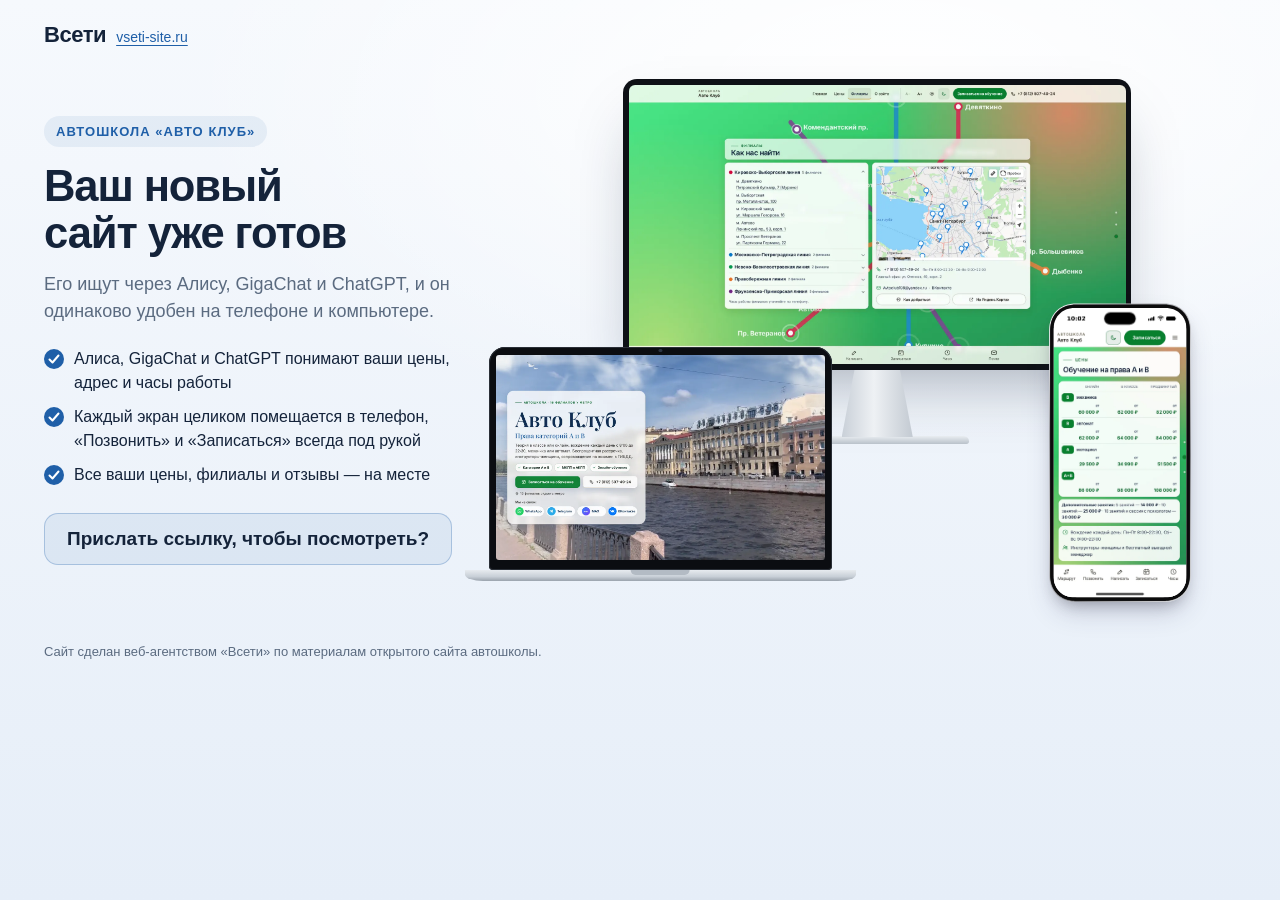
<file: vitrina/index.html>
<!doctype html>
<html lang="ru">
<head>
<meta charset="utf-8">
<meta name="viewport" content="width=device-width, initial-scale=1">
<meta name="robots" content="noindex, nofollow">
<title>Новый сайт автошколы «Авто Клуб» — веб-агентство «Всети»</title>
<style>
@layer stageshow{:where(.ss-phone){position:relative}.ss-phone{flex-shrink:0;box-shadow:0 calc(var(--ps) * 40) calc(var(--ps) * 80) calc(var(--ps) * -16) #32325d40,0 calc(var(--ps) * 24) calc(var(--ps) * 48) calc(var(--ps) * -24) #0000004d}.ss-phone__glass{height:100%}.ss-phone__window{position:relative;overflow:hidden;isolation:isolate}.ss-phone:is([data-frame=pro],[data-frame=silver],[data-frame=bezel],[data-frame=clay],[data-frame=outline],[data-frame=bare]){--ss-phone-glass: #0b0b0c;--ss-phone-rim: #2c2c2d;--ss-phone-seam: #e0dfdc;--ss-phone-line: var(--ss-text-faint, #9a9a9d);background:none}.ss-phone__bands{position:absolute;inset:0;overflow:visible;pointer-events:none}.ss-phone:is([data-frame=pro],[data-frame=silver],[data-frame=bezel],[data-frame=clay],[data-frame=outline]) .ss-phone__glass{position:relative}.ss-phone[data-frame=pro]{--ss-phone-band-1: #e3e3e6;--ss-phone-band-2: #9a9ba0;--ss-phone-band-3: #cfd0d4;--ss-phone-band-4: #85868b;--ss-phone-band-5: #c9cacd}.ss-stage[data-theme=dark] .ss-phone[data-frame=pro],.ss-stage[data-theme=glass] .ss-phone[data-frame=pro][data-dark]{--ss-phone-band-1: #5b5c61;--ss-phone-band-2: #2b2c2f;--ss-phone-band-3: #48494d;--ss-phone-band-4: #232427;--ss-phone-band-5: #404145}.ss-phone[data-frame=silver]{--ss-phone-band-1: #f4f4f6;--ss-phone-band-2: #c9cacf;--ss-phone-band-3: #eeeef1;--ss-phone-band-4: #b9babf;--ss-phone-band-5: #e6e6ea}.ss-phone[data-frame=bezel]{--ss-phone-glass: #111113}.ss-phone[data-frame=clay]{--ss-phone-clay-top: color-mix(in srgb, var(--ss-phone-clay, #ecebe8), #fff 45%);--ss-phone-clay-bottom: color-mix(in srgb, var(--ss-phone-clay, #ecebe8), #000 6%);box-shadow:0 calc(var(--ps) * 30) calc(var(--ps) * 60) calc(var(--ps) * -12) #32325d33,0 calc(var(--ps) * 16) calc(var(--ps) * 32) calc(var(--ps) * -16) #00000029}.ss-stage[data-theme=dark] .ss-phone[data-frame=clay]{--ss-phone-clay-top: color-mix(in srgb, var(--ss-phone-clay, #2a2a2e), #fff 6%);--ss-phone-clay-bottom: var(--ss-phone-clay, #2a2a2e);--ss-phone-seam: #333338}.ss-phone[data-frame=outline]{box-shadow:none}.ss-stage[data-theme=blueprint] .ss-phone[data-frame=outline]{--ss-phone-line: var(--ss-line)}.ss-phone:not([data-frame=android],[data-frame=soft]) .ss-phone__status{height:62px;padding:0}.ss-phone:not([data-frame=android],[data-frame=soft]) .ss-phone__time{position:absolute;top:21.5px;left:0;width:138.5px;line-height:22px;text-align:center}.ss-phone:not([data-frame=android],[data-frame=soft]) .ss-phone__glyphs{position:absolute;top:25.33px;left:285.25px;align-items:flex-start;gap:8px}.ss-phone:not([data-frame=android],[data-frame=soft]) .ss-phone__signal{margin-top:1px}.ss-phone:not([data-frame=android],[data-frame=soft]) .ss-phone__battery{margin-top:.33px}.ss-phone[data-frame=photo]{position:relative;background:none}.ss-phone__photo{position:absolute;z-index:4;background:var(--ss-phone-photo-light, none) center / 100% 100% no-repeat;pointer-events:none}.ss-stage[data-theme=dark] .ss-phone__photo,.ss-phone[data-dark] .ss-phone__photo{background-image:var(--ss-phone-photo-dark, var(--ss-phone-photo-light, none))}.ss-phone[data-frame=android]{background:linear-gradient(150deg,#3a3b3f,#1d1e21 40%,#2f3034 70%,#1a1b1e)}.ss-phone[data-frame=android] .ss-phone__glass{background:#050505}.ss-phone[data-frame=android] .ss-phone__island{top:14px;width:24px;height:24px;border-radius:50%}.ss-phone[data-frame=android] .ss-phone__status{height:48px;padding:0 26px}.ss-phone[data-frame=android] .ss-phone__time{font-family:system-ui,sans-serif;font-size:15px;font-weight:500}.ss-phone[data-frame=android] .ss-phone__content[data-status]{padding-top:48px}.ss-phone[data-frame=android] .ss-phone__home{width:108px;height:4px}.ss-phone[data-frame=soft]{box-shadow:0 0 0 calc(var(--ps) * 1.5) #0a25400d,0 calc(var(--ps) * 30) calc(var(--ps) * 60) calc(var(--ps) * -12) #32325d2e,0 calc(var(--ps) * 18) calc(var(--ps) * 36) calc(var(--ps) * -18) #0000001f}.ss-phone[data-frame=soft] .ss-phone__glass{background:#f6f9fc;box-shadow:inset 0 calc(var(--ps) * -2.9) calc(var(--ps) * 7.2) #0a254038}.ss-stage[data-theme=dark] .ss-phone[data-frame=soft] .ss-phone__glass{background:#1c2433;box-shadow:inset 0 calc(var(--ps) * -2.9) calc(var(--ps) * 7.2) #00000073}.ss-phone__screen{--pt: 1px;position:absolute;top:0;left:0;display:flex;flex-direction:column;overflow:hidden;background:#fff;color:#000;font-family:-apple-system,system-ui,sans-serif;font-size:15px;letter-spacing:-.015em;transform-origin:0 0;-webkit-font-smoothing:antialiased}.ss-phone[data-dark] .ss-phone__screen{background:#000;color:#fff}.ss-phone__status{position:absolute;top:0;right:0;left:0;z-index:2;display:flex;align-items:center;justify-content:space-between;height:54px;padding:0 34px 0 52px;transition:color .3s ease;will-change:transform}.ss-phone__time{font-family:SF Pro Text,-apple-system,system-ui,sans-serif;font-variation-settings:"opsz" 17;font-size:17.67px;font-weight:590;letter-spacing:0}.ss-phone__island{position:absolute;top:var(--ss-island-top, 14px);left:50%;z-index:3;width:var(--ss-island-w, 95px);height:37px;border-radius:18.5px;background:#000;transform:translate(-50%)}.ss-phone__glyphs{display:flex;align-items:center;gap:8px}.ss-phone__glyph{display:block}.ss-phone__content{position:relative;flex:1;min-height:0}.ss-phone__content[data-status]{padding-top:62px}.ss-phone__content:not([data-status]){padding-top:44px}.ss-phone[data-frame=bare] .ss-phone__content{padding-right:8px;padding-left:8px}.ss-phone__home{position:absolute;bottom:8px;left:50%;z-index:2;width:144px;height:5px;border-radius:2.5px;background:currentColor;transform:translate(-50%);transition:color .3s ease;will-change:transform}.ss-lock{position:absolute;inset:0;color:#fff;text-align:center}.ss-lock__date{margin-top:66px;font-size:22px;font-weight:600;letter-spacing:-.01em;opacity:.85}.ss-lock__clock{margin-top:-4px;font-size:112px;font-weight:700;line-height:1;letter-spacing:-.035em;font-variant-numeric:tabular-nums;opacity:.92}.ss-lock__stack{position:absolute;right:0;bottom:118px;left:0;display:flex;flex-direction:column;gap:8px;text-align:left}.ss-lock__stack[data-at=top]{top:290px;bottom:auto}.ss-lock__controls{position:absolute;right:46px;bottom:48px;left:46px;display:flex;justify-content:space-between}.ss-lock__control{display:grid;place-items:center;width:50px;height:50px;border-radius:50%;background:#0a0c1842;backdrop-filter:blur(24px) saturate(1.3);color:#fff}.ss-notification{display:flex;align-items:center;gap:13px;margin:0 18px;padding:14px 17px 14px 14px;border-radius:23px;background:#fcfcfdc2;backdrop-filter:blur(30px) saturate(1.25);box-shadow:0 4px 24px #0000000f;color:#000;text-align:left}.ss-notification[data-banner]{position:absolute;top:56px;right:0;left:0;z-index:2;animation:ss-banner-in .52s cubic-bezier(.2,.9,.25,1) both}@keyframes ss-banner-in{0%{transform:translateY(-110px)}}.ss-notification__icon{display:grid;flex-shrink:0;place-items:center;width:38px;height:38px;overflow:hidden;border-radius:9px;background:var(--ss-accent);color:#fff}.ss-notification__icon:has(>img){background:none}.ss-notification__icon>img{display:block;width:100%;height:100%}.ss-notification__text{display:flex;flex:1;flex-direction:column;min-width:0;font-size:15px;line-height:18px;letter-spacing:-.016em}.ss-notification__head{display:flex;align-items:baseline;gap:8px}.ss-notification__title{flex:1;min-width:0;overflow:hidden;font-weight:600;white-space:nowrap;text-overflow:ellipsis}.ss-notification__time{flex-shrink:0;font-size:12px;letter-spacing:-.005em;color:#3c3c4399}.ss-notification__body{display:-webkit-box;overflow:hidden;-webkit-line-clamp:3;-webkit-box-orient:vertical}.ss-lock[data-size=satellite] .ss-lock__stack{top:232px;bottom:auto}.ss-lock[data-size=satellite][data-clock=off] .ss-lock__stack{top:74px}.ss-notification{will-change:transform}.ss-phone:not([data-dark]) .ss-notification{background:#ffffffeb;box-shadow:0 0 0 .5px #00000014,0 8px 24px #0000001f}.ss-phone__time-bar{display:inline-block;width:30px;height:7px;border-radius:4px;background:currentColor;opacity:.5}}
:root{--ink:#14233a;--muted:#5b6b80;--accent:#1f5fa8;--sand:#ffc94d;--bg1:#f6f9fd;--bg2:#e6eef8}
*{box-sizing:border-box}
html,body{margin:0}
body{font:16px/1.5 -apple-system,"Segoe UI",Roboto,Arial,sans-serif;color:var(--ink);background:radial-gradient(1200px 600px at 70% 10%,#ffffff 0,rgba(255,255,255,0) 60%),linear-gradient(180deg,var(--bg1),var(--bg2));min-height:100vh}
a{color:inherit}
.top{display:flex;align-items:center;justify-content:space-between;max-width:1240px;margin:0 auto;padding:18px 24px}
.brand{display:flex;align-items:baseline;gap:10px;text-decoration:none}
.brand b{font-size:22px;letter-spacing:-.02em}
.brand span{font-size:14px;color:var(--accent);text-decoration:underline;text-underline-offset:3px}
.hero{max-width:1240px;margin:0 auto;padding:10px 24px 40px;display:grid;grid-template-columns:minmax(0,.82fr) minmax(0,1.5fr);gap:36px;align-items:center}
.eyebrow{display:inline-block;font-size:13px;font-weight:600;letter-spacing:.08em;text-transform:uppercase;color:var(--accent);background:rgba(31,95,168,.08);padding:6px 12px;border-radius:999px}
h1{text-wrap:balance;font-size:clamp(30px,3.4vw,48px);line-height:1.08;letter-spacing:-.025em;margin:16px 0 14px}
.lead{font-size:18px;color:var(--muted);margin:0 0 22px;max-width:30em}
.pts{list-style:none;padding:0;margin:0 0 26px;display:grid;gap:10px}
.pts li{display:flex;gap:10px;align-items:flex-start}
.pts li::before{content:"";flex:none;width:20px;height:20px;margin-top:2px;border-radius:50%;background:var(--accent) url("data:image/svg+xml,%3Csvg xmlns='http://www.w3.org/2000/svg' viewBox='0 0 20 20'%3E%3Cpath d='M5.5 10.5l3 3 6-7' fill='none' stroke='%23fff' stroke-width='2' stroke-linecap='round' stroke-linejoin='round'/%3E%3C/svg%3E") center/100% no-repeat}
.cta{display:flex;flex-wrap:wrap;gap:14px;align-items:center}
.btn{display:inline-flex;align-items:center;gap:8px;min-height:52px;padding:0 26px;border-radius:14px;background:var(--accent);color:#fff;font-weight:600;text-decoration:none;box-shadow:0 10px 24px rgba(31,95,168,.28)}
.btn:hover{background:#174a86}
.ask{margin:0;display:inline-flex;align-items:center;min-height:52px;padding:12px 22px;line-height:1.3;border-radius:14px;background:rgba(31,95,168,.08);border:1.5px solid rgba(31,95,168,.28);color:var(--ink);font-size:19px;font-weight:600}
/* сцена с устройствами */
.stage{position:relative;width:100%;aspect-ratio:16/11.2}
.dv{position:absolute}
.dv img{display:block;width:100%;height:100%;object-fit:cover;object-position:center top}
.mon .scr img,.lap .scr img{height:auto}
.mon{left:18%;top:0;width:68%}
.mon .scr{padding:1.1%;background:#0e1116;border-radius:14px;box-shadow:0 30px 60px -20px rgba(20,35,58,.35)}
.mon .scr img{border-radius:6px}
.mon .neck{width:14%;aspect-ratio:1/.95;margin:0 auto;background:linear-gradient(90deg,#c9d0d8,#eef1f4 45%,#c3cad2);clip-path:polygon(18% 0,82% 0,100% 100%,0 100%)}
.mon .foot{width:36%;aspect-ratio:36/1.5;margin:-1px auto 0;border-radius:6px 6px 3px 3px;background:linear-gradient(180deg,#e9edf1,#b9c1ca);box-shadow:0 12px 20px -8px rgba(20,35,58,.4)}
.lap{left:0;bottom:4%;width:46%}
.lap .scr{padding:2.2% 2.2% 3%;background:#0b0d11;border-radius:16px 16px 4px 4px;position:relative;box-shadow:0 0 0 1px #2a2f37 inset}
.lap .scr::before{content:"";position:absolute;top:1%;left:50%;width:.9%;aspect-ratio:1;border-radius:50%;background:#2b3442;transform:translateX(-50%)}
.lap .scr img{border-radius:3px}
.lap .base{position:relative;height:0;padding-bottom:3.2%;margin:0 -7%;background:linear-gradient(180deg,#e7ebef 0,#c8cfd7 60%,#9aa3ad 100%);border-radius:0 0 18px 18px/0 0 60% 60%;box-shadow:0 22px 30px -14px rgba(20,35,58,.45)}
.lap .base::after{content:"";position:absolute;top:0;left:50%;width:15%;height:40%;transform:translateX(-50%);background:#b3bbc4;border-radius:0 0 8px 8px}
.tab{right:1.5%;bottom:3%;width:23%}
.tab .scr{aspect-ratio:820/1180;padding:4.5%;background:#121419;border-radius:22px;box-shadow:0 0 0 2px #c7ced6,0 28px 50px -18px rgba(20,35,58,.45)}
.tab .scr img{border-radius:10px}
.ph{right:6%;bottom:0;width:340px;transform-origin:100% 100%}
.ph-shot{display:block;width:100%;height:auto}
.note{max-width:1240px;margin:0 auto;padding:0 24px 34px;color:var(--muted);font-size:13px}
@media (max-width:600px){
  .stage{aspect-ratio:16/9.8}
  .mon{display:none}
  .lap{left:6%;width:64%;bottom:6%}
  .ph{right:5%}
}
@media (max-width:900px){
  .hero{grid-template-columns:1fr;gap:26px;padding-top:0}
  .stage{order:-1}
  .lead{font-size:16.5px}
}
</style>
</head>
<body>
<header class="top"><a class="brand" href="https://vseti-site.ru/" target="_blank" rel="noopener"><b>Всети</b><span>vseti-site.ru</span></a></header>
<main class="hero">
  <div class="txt">
    <span class="eyebrow">Автошкола «Авто Клуб»</span>
    <h1>Ваш новый сайт уже готов</h1>
    <p class="lead">Его ищут через Алису, GigaChat и ChatGPT, и он одинаково удобен на телефоне и компьютере.</p>
    <ul class="pts">
      <li>Алиса, GigaChat и ChatGPT понимают ваши цены, адрес и часы работы</li>
      <li>Каждый экран целиком помещается в телефон, «Позвонить» и «Записаться» всегда под рукой</li>
      <li>Все ваши цены, филиалы и отзывы — на месте</li>
    </ul>
    <div class="cta">
      <p class="ask">Прислать ссылку, чтобы посмотреть?</p>
    </div>
  </div>
  <div class="stage" id="stage" aria-label="Новый сайт на компьютере, ноутбуке и телефоне">
    <div class="dv mon"><div class="scr"><img src="img/monitor.webp?v=2" alt="" width="1600" height="900"></div><div class="neck"></div><div class="foot"></div></div>
    <div class="dv lap"><div class="scr"><img src="img/laptop.webp?v=2" alt="" width="1280" height="800"></div><div class="base"></div></div>
    <div class="dv ph" id="ph"><div class="ss-phone z-phone" data-frame="pro" style="width: 340px; height: 714.953px; padding: 2.38318px; border-radius: 61.1682px; --ps: 0.794392523364486px;"><svg class="ss-phone__bands" width="100%" height="100%" aria-hidden="true"><defs><linearGradient id="ph-band" x1="0.2" y1="0" x2="0.8" y2="1"><stop offset="0" style="stop-color: var(--ss-phone-band-1);"></stop><stop offset="0.22" style="stop-color: var(--ss-phone-band-2);"></stop><stop offset="0.48" style="stop-color: var(--ss-phone-band-3);"></stop><stop offset="0.74" style="stop-color: var(--ss-phone-band-4);"></stop><stop offset="1" style="stop-color: var(--ss-phone-band-5);"></stop></linearGradient><linearGradient id="ph-clay" x1="0" y1="0" x2="0" y2="1"><stop offset="0" style="stop-color: var(--ss-phone-clay-top);"></stop><stop offset="1" style="stop-color: var(--ss-phone-clay-bottom);"></stop></linearGradient></defs><g transform="translate(10.327102803738317 10.327102803738317)" stroke-linejoin="round"><path d="M262.94 0.00L267.09 0.06L270.49 0.24L273.65 0.53L276.65 0.94L279.51 1.47L282.27 2.11L284.93 2.87L287.50 3.74L289.97 4.72L292.36 5.81L294.65 7.02L296.85 8.33L298.96 9.75L300.98 11.27L302.90 12.90L304.72 14.62L306.45 16.45L308.08 18.37L309.60 20.38L311.02 22.49L312.33 24.70L313.53 26.99L314.63 29.37L315.61 31.85L316.48 34.41L317.24 37.07L317.88 39.83L318.41 42.70L318.82 45.69L319.11 48.85L319.29 52.25L319.35 56.40L319.35 637.90L319.29 642.04L319.11 645.45L318.82 648.60L318.41 651.60L317.88 654.47L317.24 657.23L316.48 659.89L315.61 662.45L314.63 664.92L313.53 667.31L312.33 669.60L311.02 671.80L309.60 673.91L308.08 675.93L306.45 677.85L304.72 679.68L302.90 681.40L300.98 683.03L298.96 684.55L296.85 685.97L294.65 687.28L292.36 688.49L289.97 689.58L287.50 690.56L284.93 691.43L282.27 692.19L279.51 692.83L276.65 693.36L273.65 693.77L270.49 694.06L267.09 694.24L262.94 694.30L56.40 694.30L52.25 694.24L48.85 694.06L45.69 693.77L42.70 693.36L39.83 692.83L37.07 692.19L34.41 691.43L31.85 690.56L29.37 689.58L26.99 688.49L24.70 687.28L22.49 685.97L20.38 684.55L18.37 683.03L16.45 681.40L14.62 679.68L12.90 677.85L11.27 675.93L9.75 673.91L8.33 671.80L7.02 669.60L5.81 667.31L4.72 664.92L3.74 662.45L2.87 659.89L2.11 657.23L1.47 654.47L0.94 651.60L0.53 648.60L0.24 645.45L0.06 642.04L0.00 637.90L0.00 56.40L0.06 52.25L0.24 48.85L0.53 45.69L0.94 42.70L1.47 39.83L2.11 37.07L2.87 34.41L3.74 31.85L4.72 29.37L5.81 26.99L7.02 24.70L8.33 22.49L9.75 20.38L11.27 18.37L12.90 16.45L14.62 14.62L16.45 12.90L18.37 11.27L20.38 9.75L22.49 8.33L24.70 7.02L26.99 5.81L29.37 4.72L31.85 3.74L34.41 2.87L37.07 2.11L39.83 1.47L42.70 0.94L45.69 0.53L48.85 0.24L52.25 0.06L56.40 0.00Z" fill="none" stroke-width="20.654205607476634" stroke="url(#ph-band)"></path><path d="M262.94 0.00L267.09 0.06L270.49 0.24L273.65 0.53L276.65 0.94L279.51 1.47L282.27 2.11L284.93 2.87L287.50 3.74L289.97 4.72L292.36 5.81L294.65 7.02L296.85 8.33L298.96 9.75L300.98 11.27L302.90 12.90L304.72 14.62L306.45 16.45L308.08 18.37L309.60 20.38L311.02 22.49L312.33 24.70L313.53 26.99L314.63 29.37L315.61 31.85L316.48 34.41L317.24 37.07L317.88 39.83L318.41 42.70L318.82 45.69L319.11 48.85L319.29 52.25L319.35 56.40L319.35 637.90L319.29 642.04L319.11 645.45L318.82 648.60L318.41 651.60L317.88 654.47L317.24 657.23L316.48 659.89L315.61 662.45L314.63 664.92L313.53 667.31L312.33 669.60L311.02 671.80L309.60 673.91L308.08 675.93L306.45 677.85L304.72 679.68L302.90 681.40L300.98 683.03L298.96 684.55L296.85 685.97L294.65 687.28L292.36 688.49L289.97 689.58L287.50 690.56L284.93 691.43L282.27 692.19L279.51 692.83L276.65 693.36L273.65 693.77L270.49 694.06L267.09 694.24L262.94 694.30L56.40 694.30L52.25 694.24L48.85 694.06L45.69 693.77L42.70 693.36L39.83 692.83L37.07 692.19L34.41 691.43L31.85 690.56L29.37 689.58L26.99 688.49L24.70 687.28L22.49 685.97L20.38 684.55L18.37 683.03L16.45 681.40L14.62 679.68L12.90 677.85L11.27 675.93L9.75 673.91L8.33 671.80L7.02 669.60L5.81 667.31L4.72 664.92L3.74 662.45L2.87 659.89L2.11 657.23L1.47 654.47L0.94 651.60L0.53 648.60L0.24 645.45L0.06 642.04L0.00 637.90L0.00 56.40L0.06 52.25L0.24 48.85L0.53 45.69L0.94 42.70L1.47 39.83L2.11 37.07L2.87 34.41L3.74 31.85L4.72 29.37L5.81 26.99L7.02 24.70L8.33 22.49L9.75 20.38L11.27 18.37L12.90 16.45L14.62 14.62L16.45 12.90L18.37 11.27L20.38 9.75L22.49 8.33L24.70 7.02L26.99 5.81L29.37 4.72L31.85 3.74L34.41 2.87L37.07 2.11L39.83 1.47L42.70 0.94L45.69 0.53L48.85 0.24L52.25 0.06L56.40 0.00Z" fill="none" stroke-width="15.88785046728972" style="stroke: var(--ss-phone-rim);"></path><path d="M262.94 0.00L267.09 0.06L270.49 0.24L273.65 0.53L276.65 0.94L279.51 1.47L282.27 2.11L284.93 2.87L287.50 3.74L289.97 4.72L292.36 5.81L294.65 7.02L296.85 8.33L298.96 9.75L300.98 11.27L302.90 12.90L304.72 14.62L306.45 16.45L308.08 18.37L309.60 20.38L311.02 22.49L312.33 24.70L313.53 26.99L314.63 29.37L315.61 31.85L316.48 34.41L317.24 37.07L317.88 39.83L318.41 42.70L318.82 45.69L319.11 48.85L319.29 52.25L319.35 56.40L319.35 637.90L319.29 642.04L319.11 645.45L318.82 648.60L318.41 651.60L317.88 654.47L317.24 657.23L316.48 659.89L315.61 662.45L314.63 664.92L313.53 667.31L312.33 669.60L311.02 671.80L309.60 673.91L308.08 675.93L306.45 677.85L304.72 679.68L302.90 681.40L300.98 683.03L298.96 684.55L296.85 685.97L294.65 687.28L292.36 688.49L289.97 689.58L287.50 690.56L284.93 691.43L282.27 692.19L279.51 692.83L276.65 693.36L273.65 693.77L270.49 694.06L267.09 694.24L262.94 694.30L56.40 694.30L52.25 694.24L48.85 694.06L45.69 693.77L42.70 693.36L39.83 692.83L37.07 692.19L34.41 691.43L31.85 690.56L29.37 689.58L26.99 688.49L24.70 687.28L22.49 685.97L20.38 684.55L18.37 683.03L16.45 681.40L14.62 679.68L12.90 677.85L11.27 675.93L9.75 673.91L8.33 671.80L7.02 669.60L5.81 667.31L4.72 664.92L3.74 662.45L2.87 659.89L2.11 657.23L1.47 654.47L0.94 651.60L0.53 648.60L0.24 645.45L0.06 642.04L0.00 637.90L0.00 56.40L0.06 52.25L0.24 48.85L0.53 45.69L0.94 42.70L1.47 39.83L2.11 37.07L2.87 34.41L3.74 31.85L4.72 29.37L5.81 26.99L7.02 24.70L8.33 22.49L9.75 20.38L11.27 18.37L12.90 16.45L14.62 14.62L16.45 12.90L18.37 11.27L20.38 9.75L22.49 8.33L24.70 7.02L26.99 5.81L29.37 4.72L31.85 3.74L34.41 2.87L37.07 2.11L39.83 1.47L42.70 0.94L45.69 0.53L48.85 0.24L52.25 0.06L56.40 0.00Z" fill="none" stroke-width="14.69626168224299" style="stroke: var(--ss-phone-glass);"></path></g></svg><div class="ss-phone__glass" style="padding: 7.94393px; border-radius: 58.785px;"><div class="ss-phone__window" style="width: 319.346px; height: 694.299px; clip-path: path(&quot;M 262.94 0 L 267.09 0.06 L 270.49 0.24 L 273.65 0.53 L 276.65 0.94 L 279.51 1.47 L 282.27 2.11 L 284.93 2.87 L 287.5 3.74 L 289.97 4.72 L 292.36 5.81 L 294.65 7.02 L 296.85 8.33 L 298.96 9.75 L 300.98 11.27 L 302.9 12.9 L 304.72 14.62 L 306.45 16.45 L 308.08 18.37 L 309.6 20.38 L 311.02 22.49 L 312.33 24.7 L 313.53 26.99 L 314.63 29.37 L 315.61 31.85 L 316.48 34.41 L 317.24 37.07 L 317.88 39.83 L 318.41 42.7 L 318.82 45.69 L 319.11 48.85 L 319.29 52.25 L 319.35 56.4 L 319.35 637.9 L 319.29 642.04 L 319.11 645.45 L 318.82 648.6 L 318.41 651.6 L 317.88 654.47 L 317.24 657.23 L 316.48 659.89 L 315.61 662.45 L 314.63 664.92 L 313.53 667.31 L 312.33 669.6 L 311.02 671.8 L 309.6 673.91 L 308.08 675.93 L 306.45 677.85 L 304.72 679.68 L 302.9 681.4 L 300.98 683.03 L 298.96 684.55 L 296.85 685.97 L 294.65 687.28 L 292.36 688.49 L 289.97 689.58 L 287.5 690.56 L 284.93 691.43 L 282.27 692.19 L 279.51 692.83 L 276.65 693.36 L 273.65 693.77 L 270.49 694.06 L 267.09 694.24 L 262.94 694.3 L 56.4 694.3 L 52.25 694.24 L 48.85 694.06 L 45.69 693.77 L 42.7 693.36 L 39.83 692.83 L 37.07 692.19 L 34.41 691.43 L 31.85 690.56 L 29.37 689.58 L 26.99 688.49 L 24.7 687.28 L 22.49 685.97 L 20.38 684.55 L 18.37 683.03 L 16.45 681.4 L 14.62 679.68 L 12.9 677.85 L 11.27 675.93 L 9.75 673.91 L 8.33 671.8 L 7.02 669.6 L 5.81 667.31 L 4.72 664.92 L 3.74 662.45 L 2.87 659.89 L 2.11 657.23 L 1.47 654.47 L 0.94 651.6 L 0.53 648.6 L 0.24 645.45 L 0.06 642.04 L 0 637.9 L 0 56.4 L 0.06 52.25 L 0.24 48.85 L 0.53 45.69 L 0.94 42.7 L 1.47 39.83 L 2.11 37.07 L 2.87 34.41 L 3.74 31.85 L 4.72 29.37 L 5.81 26.99 L 7.02 24.7 L 8.33 22.49 L 9.75 20.38 L 11.27 18.37 L 12.9 16.45 L 14.62 14.62 L 16.45 12.9 L 18.37 11.27 L 20.38 9.75 L 22.49 8.33 L 24.7 7.02 L 26.99 5.81 L 29.37 4.72 L 31.85 3.74 L 34.41 2.87 L 37.07 2.11 L 39.83 1.47 L 42.7 0.94 L 45.69 0.53 L 48.85 0.24 L 52.25 0.06 L 56.4 0 Z&quot;);"><div class="ss-phone__screen" style="width: 402px; height: 874px; transform: scale(0.794393); --ss-screen-r: 64px;"><div class="ss-phone__status"><span class="ss-phone__time">10:02</span><span class="ss-phone__glyphs"><svg viewBox="0 0 20.33 13.67" width="20.33" height="13.67" class="ss-phone__glyph ss-phone__signal"><rect x="0" y="7.34" width="3.333" height="6.33" rx="1.667" fill="currentColor"></rect><rect x="5.667" y="5" width="3.333" height="8.67" rx="1.667" fill="currentColor"></rect><rect x="11.334" y="2.67" width="3.333" height="11" rx="1.667" fill="currentColor"></rect><rect x="17.000999999999998" y="0" width="3.333" height="13.67" rx="1.667" fill="currentColor"></rect></svg><svg viewBox="0 0 19.33 14.33" width="19.33" height="14.33" class="ss-phone__glyph ss-phone__wifi"><path fill-rule="evenodd" fill="currentColor" d="M0.415933 5.54283C0.902185 6.04412 1.66017 5.95818 2.27513 5.41393C4.30595 3.58064 6.83731 2.63535 9.66901 2.63535C12.5007 2.63535 15.0464 3.60928 17.0629 5.41393C17.6636 5.97251 18.4215 6.0298 18.9221 5.54283C19.4226 5.02722 19.4942 4.2538 18.9793 3.70954C16.8341 1.51819 13.3302 0 9.66901 0C6.00783 0 2.48965 1.53251 0.358727 3.72387C-0.156127 4.2538 -0.0989213 5.02722 0.415933 5.55715L0.415933 5.54283ZM3.94841 9.13779C4.50617 9.68205 5.22124 9.62476 5.85051 9.10915C6.88022 8.29276 8.25316 7.73418 9.66901 7.7485C11.0706 7.7485 12.4435 8.29276 13.4875 9.12347C14.1168 9.63908 14.8605 9.66773 15.4039 9.12347C15.9331 8.57921 16.0189 7.7485 15.4611 7.23289C14.0739 5.98683 11.9859 5.11315 9.68332 5.11315C7.38077 5.11315 5.27845 5.98683 3.9055 7.23289C3.41925 7.69121 3.31914 8.47896 3.96271 9.13779L3.94841 9.13779ZM8.72511 13.8929C9.34008 14.4801 9.98365 14.4801 10.5986 13.8929L11.757 12.7757C12.372 12.1742 12.5007 11.4151 11.7999 10.8995C11.2136 10.4841 10.4699 10.212 9.66901 10.212C8.86813 10.212 8.11015 10.4841 7.53809 10.9138C6.83731 11.4151 6.98033 12.1885 7.59529 12.7757L8.73942 13.8929L8.72511 13.8929Z"></path></svg><svg viewBox="0 0 29.33 13.67" width="29.33" height="13.67" class="ss-phone__glyph ss-phone__battery"><path fill="currentColor" d="M0 6.4C0 4.15979 0 3.03969 0.435974 2.18404C0.819467 1.43139 1.43139 0.819467 2.18404 0.435974C3.03969 0 4.15979 0 6.4 0L19.933 0C22.1732 0 23.2933 0 24.149 0.435974C24.9016 0.819467 25.5135 1.43139 25.897 2.18404C26.333 3.03969 26.333 4.15979 26.333 6.4L26.333 7.26666C26.333 9.50687 26.333 10.627 25.897 11.4826C25.5135 12.2353 24.9016 12.8472 24.149 13.2307C23.2933 13.6667 22.1732 13.6667 19.933 13.6667L6.4 13.6667C4.15979 13.6667 3.03969 13.6667 2.18404 13.2307C1.43139 12.8472 0.819467 12.2353 0.435974 11.4826C0 10.627 0 9.50687 0 7.26666L0 6.4Z"></path><path fill-rule="evenodd" fill="currentColor" transform="translate(27.33 4.33)" d="M0 0L0 5C0.601505 4.8625 2 3.75 2 2.5C2 1.25 0.601505 0.1375 0 0Z"></path></svg></span></div><span class="ss-phone__island"></span><div class="ss-phone__content" data-status="true"><img class="ph-shot" src="img/phone.webp?v=2" alt="Новый сайт автошколы «Авто Клуб» на телефоне" width="393" height="794"></div><span class="ss-phone__home"></span></div></div></div></div></div>
  </div>
</main>
<p class="note">Сайт сделан веб-агентством «Всети» по материалам открытого сайта автошколы.</p>
<script>
(function(){var st=document.getElementById('stage'),ph=document.getElementById('ph');
function fit(){var k=st.clientWidth*(innerWidth<=600?0.27:0.19)/340;ph.style.transform='scale('+k+')';}
fit();addEventListener('resize',fit);})();
</script>
</body>
</html>
</file>
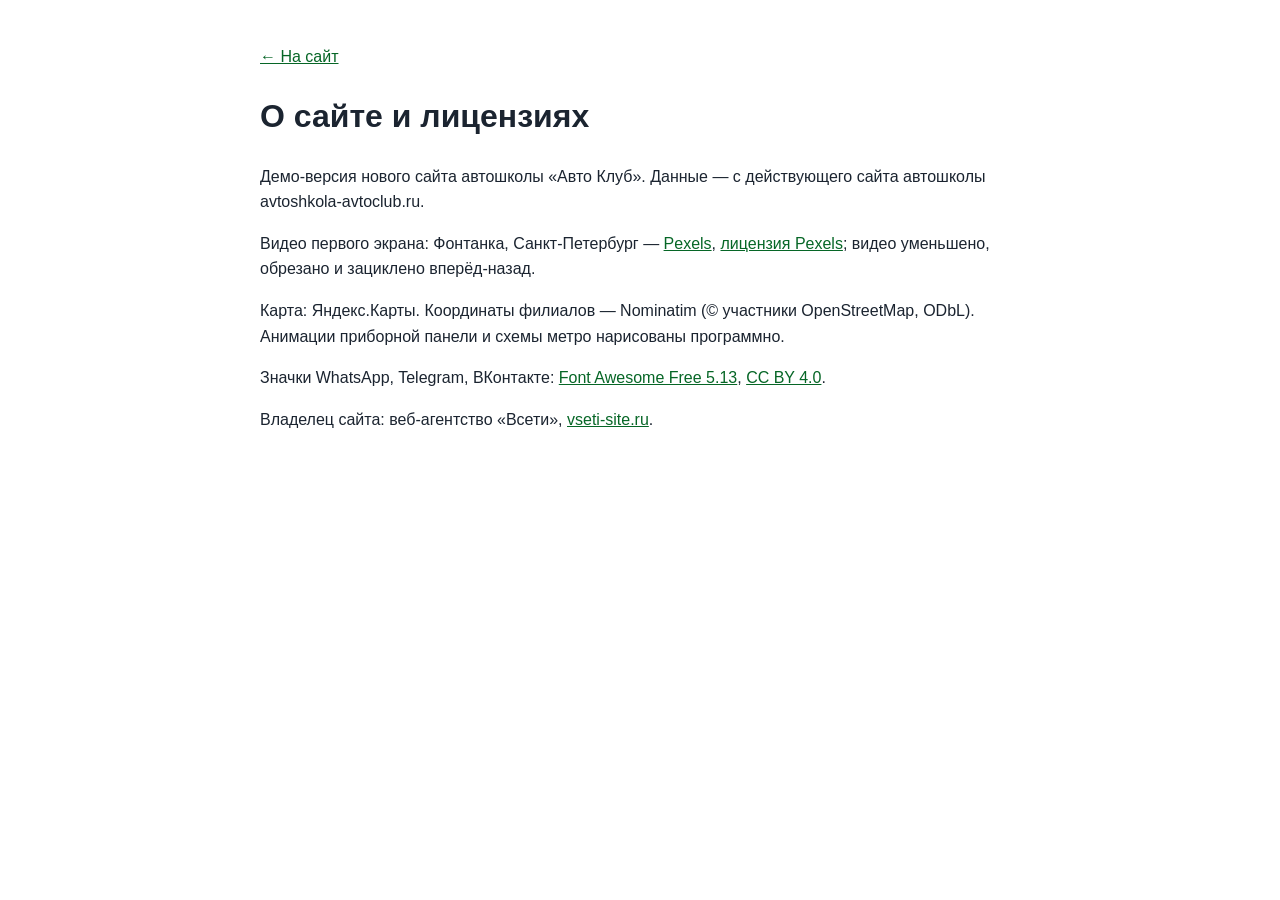
<file: credits.html>
<!doctype html><html lang="ru"><head><meta charset="utf-8"><meta name="viewport" content="width=device-width,initial-scale=1"><meta name="robots" content="noindex"><title>О сайте — Автошкола «Авто Клуб»</title>
<style>body{font:16px/1.6 Inter,Arial,sans-serif;max-width:760px;margin:0 auto;padding:28px 18px;color:#1b2430}a{color:#066626}</style></head><body>
<p><a href="./">← На сайт</a></p>
<h1>О сайте и лицензиях</h1>
<p>Демо-версия нового сайта автошколы «Авто Клуб». Данные — с действующего сайта автошколы avtoshkola-avtoclub.ru.</p>
<p>Видео первого экрана: Фонтанка, Санкт-Петербург — <a href="https://www.pexels.com/video/33130485/" target="_blank" rel="noopener">Pexels</a>, <a href="https://www.pexels.com/license/" target="_blank" rel="noopener">лицензия Pexels</a>; видео уменьшено, обрезано и зациклено вперёд-назад.</p>
<p>Карта: Яндекс.Карты. Координаты филиалов — Nominatim (© участники OpenStreetMap, ODbL). Анимации приборной панели и схемы метро нарисованы программно.</p>
<p>Значки WhatsApp, Telegram, ВКонтакте: <a href="https://fontawesome.com" target="_blank" rel="noopener">Font Awesome Free 5.13</a>, <a href="https://creativecommons.org/licenses/by/4.0/" target="_blank" rel="noopener">CC BY 4.0</a>.</p>
<p>Владелец сайта: веб-агентство «Всети», <a href="https://vseti-site.ru" target="_blank" rel="noopener">vseti-site.ru</a>.</p>
</body></html>
</file>
<file: css/etalon.css>
/* ==========================================================================
   Эталон нотариуса. Общий слой поверх встроенных стилей index.html:
   видео-первый экран, «жидкое стекло», интерьеры на фоне экранов,
   шапка и нижняя панель со второго экрана, карточки Spotlight Card.
   ========================================================================== */

/* плавное проявление подсветки рамки (Chrome/Safari/Firefox новых версий) */
@property --hl{syntax:'<number>';inherits:true;initial-value:0}

:root{
  --glass:rgba(0,0,0,.4);
  --glass-blur:4px;
  --spot:255,196,108;          /* тёплый янтарь под интерьеры */
  --spring:cubic-bezier(.2,.9,.3,1.35);
}

/* ---------- светлый текст на тёмном стекле для всего, что лежит на фото ---------- */
.sec:not(.sec-hero),.hdr,.bar,.mmenu{
  --card:rgba(0,0,0,.4); --card-rgb:0,0,0;
  --text:#fff; --muted:rgba(255,255,255,.84);
  --line:rgba(255,255,255,.3); --line2:rgba(255,255,255,.2);
  --accent:#ecd9ac; --accent-d:#f6e9c8; --accent-l:#d3bc8a; --accent-soft:rgba(255,255,255,.13);
  --bg:rgba(0,0,0,.3); --bg2:transparent; --bg3:rgba(255,255,255,.13);
  --on-accent:#1d170b;
  --shadow:0 1px 12px rgba(0,0,0,.35); --shadow-lg:0 18px 50px rgba(0,0,0,.5);
  --ok:#8fe3a8; --bad:#ff9f96;
  color:#fff;
}
.sec:not(.sec-hero){background:#2b2319}
.sec:not(.sec-hero) .sec-scroll{
  position:relative;z-index:1;
  padding-top:calc(var(--hdr-h) / var(--zc,1) + 12px);padding-bottom:calc(var(--bar-h) + 12px);
  text-shadow:0 1px 2px rgba(0,0,0,.45)
}
.sec:not(.sec-hero) :is(input,select,textarea,button.btn,.btn){text-shadow:none}

/* ---------- фон экранов: интерьеры, затемнение ровно 50% ---------- */
.sec-bg{position:absolute;inset:0;z-index:0;overflow:hidden;pointer-events:none;background:#2b2319}
.sec-bg picture{display:block;width:100%;height:100%}
.sec-bg img{display:block;width:100%;height:100%;object-fit:cover;opacity:0;transition:opacity .9s ease}
.sec-bg img.ld,html:not(.js) .sec-bg img{opacity:1}
.sec-bg::after{content:"";position:absolute;inset:0;background:rgba(0,0,0,.5)}

/* ==========================================================================
   Жидкое стекло
   ========================================================================== */
.glass,
.sec:not(.sec-hero) :is(.sec-head,.svc,.step,.rev,.rsum,.cred,.cbox,.fq,.about-txt,.tf-card,.quote,.ilink,.chips li,.foot,.rate-chip){
  position:relative;isolation:isolate;
  background:var(--glass);
  -webkit-backdrop-filter:blur(var(--glass-blur));backdrop-filter:blur(var(--glass-blur));
  border:0;border-radius:var(--radius);
  box-shadow:0 8px 30px rgba(0,0,0,.14);
}
/* тонкая светлая рамка-градиент; рядом с курсором рамка разгорается (--hl, --x, --y) */
.glass::after,
.sec:not(.sec-hero) :is(.sec-head,.svc,.step,.rev,.rsum,.cred,.cbox,.fq,.about-txt,.tf-card,.quote,.ilink,.chips li,.foot,.rate-chip)::after{
  content:"";position:absolute;inset:0;border-radius:inherit;padding:1.4px;pointer-events:none;z-index:2;
  background:
    radial-gradient(230px circle at var(--x,50%) var(--y,50%),rgba(255,226,160,calc(var(--hl,0)*1)),rgba(var(--spot),calc(var(--hl,0)*.65)) 38%,transparent 72%),
    linear-gradient(160deg,rgba(255,255,255,.58) 0%,rgba(255,255,255,.16) 22%,rgba(255,255,255,0) 44%,rgba(255,255,255,0) 60%,rgba(255,255,255,.16) 82%,rgba(255,255,255,.5) 100%);
  -webkit-mask:linear-gradient(#000 0 0) content-box,linear-gradient(#000 0 0);
  -webkit-mask-composite:xor;mask-composite:exclude;
}
.sec:not(.sec-hero) .sec-head{display:block;width:fit-content;max-width:100%;border-radius:18px;padding:14px 22px 16px;margin-bottom:16px}
.sec:not(.sec-hero) .sec-head .h2{margin-top:8px}
.sec:not(.sec-hero) .sec-head .lead{margin-top:8px}
.sec:not(.sec-hero) .sec-head .demo-note{background:rgba(255,255,255,.1);border-left-color:var(--accent)}

/* ==========================================================================
   Spotlight Card: пятно света под курсором внутри карточки (::before),
   подсветка рамки рядом с курсором (::after выше), «прыжок» scale + тень.
   Позицию --x/--y ставит один общий обработчик pointermove (js/etalon.js).
   ========================================================================== */
.glow{position:relative;isolation:isolate;--hov:1.035}
.glow::before{
  content:"";position:absolute;inset:0;border-radius:inherit;pointer-events:none;z-index:-1;
  background:
    radial-gradient(340px circle at var(--x,50%) var(--y,50%),rgba(var(--spot),.5),rgba(var(--spot),.2) 38%,transparent 72%);
  opacity:0;transition:opacity .35s ease;
}
.glow.lit{--hl:1}
.glow.lit::before{opacity:1}
.glow{transition:scale .38s var(--spring),box-shadow .32s ease,--hl .3s ease}
.glow.rv{transition:opacity .7s ease var(--rvd),translate .7s ease var(--rvd),scale .38s var(--spring),box-shadow .32s ease,--hl .3s ease}
@media (hover:hover) and (pointer:fine){
  .glow:hover{scale:var(--hov);z-index:6;box-shadow:0 24px 54px rgba(0,0,0,.5),0 0 34px rgba(var(--spot),.2)}
}
/* ---------- «Контакты» («Как нас найти»): плашки при наведении и касании загораются жёлтым — яркая рамка и мягкое
   свечение вокруг; размер не меняется (никаких увеличений и сдвигов раскладки), видно в обеих темах ---------- */
:root{--gy-ring:255,208,80;--gy-glow:255,200,64}
html[data-theme="light"]{--gy-ring:232,154,0;--gy-glow:255,186,30}
#contacts .glow{--gy:0 0 0 2.5px rgba(var(--gy-ring),.98),0 0 22px 4px rgba(var(--gy-glow),.66),0 0 58px 14px rgba(var(--gy-glow),.32),0 8px 30px rgba(0,0,0,.14);
  --gy0:0 0 0 0 rgba(var(--gy-ring),0),0 0 0 0 rgba(var(--gy-glow),0),0 0 0 0 rgba(var(--gy-glow),0),0 8px 30px rgba(0,0,0,.14)}
@media (hover:hover) and (pointer:fine){
  #contacts .glow:hover{scale:1;box-shadow:var(--gy)}
  /* заголовок с рейтингом: когда курсор на значке рейтинга, светится только значок */
  #contacts .sec-head:has(.rate-chip:hover):hover{box-shadow:var(--gy0)}
}
#contacts .glow.tap{animation:cGlowTap 1.4s ease-out,glowHl .62s ease-out}
@keyframes cGlowTap{0%{box-shadow:var(--gy0)}14%,62%{box-shadow:var(--gy)}100%{box-shadow:var(--gy0)}}
html[data-hc="1"] #contacts .glow:hover{outline:3px solid #ffd400;outline-offset:2px}
/* крупные плашки берут нижнюю границу 1,03: 3,5 % от 600 px — это уже 20 px */
.hero-plq,.about-txt,.tf-card,.sec-head,.cbox{--hov:1.03}

/* касание на телефоне: вспышка пятна в точке касания и подпрыгивание */
.glow.tap{animation:glowTap .62s var(--spring),glowHl .62s ease-out}
.glow.tap::before{animation:spotFlash .62s ease-out}
@keyframes glowTap{0%{scale:1}38%{scale:var(--tap,1.045)}100%{scale:1}}
@keyframes glowHl{0%{--hl:0}22%{--hl:1}100%{--hl:0}}
@keyframes spotFlash{0%{opacity:0}18%{opacity:1}100%{opacity:0}}

/* ---------- появление блоков при входе на экран ---------- */
.rv{--rvd:calc(var(--i,0) * 90ms);opacity:0;transform:none;translate:0 18px;
  transition:opacity .7s ease var(--rvd),translate .7s ease var(--rvd)}
.sec.active .rv{opacity:1;transform:none;translate:0 0}
/* первый экран: блоки стартуют сами (экран активен с загрузки), по очереди после слова */
.sec-hero .rv{--rvd:calc(var(--hero-d,1.8s) + var(--i,0) * 140ms);opacity:1;translate:0 0}
.sec-hero .kicker.rv{--rvd:.45s}
/* анимация заголовка стартует — скрипт ставит .go, и остальные блоки выходят следом за словом */
.sec-hero.go .rv{animation:heroIn .9s cubic-bezier(.2,.7,.2,1) var(--rvd) both}
html.js .sec-hero:not(.go) .rv{opacity:0;translate:0 18px;animation:heroSafe .01s linear 5s forwards}
@keyframes heroIn{from{opacity:0;translate:0 18px}to{opacity:1;translate:0 0}}
@keyframes heroSafe{to{opacity:1;translate:0 0}}

/* ==========================================================================
   Первый экран
   ========================================================================== */
.sec-hero{background:#8fb1d4;color:#fff;
  /* А−/А+ первый экран не трогают: страница в zoom, экран — встречный zoom (как шапка), поэтому он на любой ступени
     выглядит ровно как при 100 %. Единицы vw/vh и высота экрана считаются от окна без поправки. */
  zoom:calc(1 / var(--zc,1)); --vwu:1vw; --vhu:1vh;
  /* высота — та же видимая, что у остальных экранов (скрипт кладёт её в --vhr); 100vh во встроенном браузере Telegram на Android
     считается при спрятанной верхней панели и выше видимой части — первый экран выходил выше, и все следующие съезжали вниз */
  --vh:var(--vhr, calc(100 * var(--vhu)))}
.hero-bg{position:absolute;inset:0;overflow:hidden;background:#9db9d6 url(../img/hero-poster.jpg) 54% 50%/cover no-repeat}
.hero-video{position:absolute;inset:0;width:100%;height:100%;object-fit:cover;object-position:54% 50%;background:transparent}
.hero-clouds{
  position:absolute;left:0;top:0;width:100%;height:58%;pointer-events:none;opacity:0;transition:opacity 2.4s ease;
  -webkit-mask-image:linear-gradient(180deg,#000 0%,#000 36%,rgba(0,0,0,.55) 66%,transparent 100%);
          mask-image:linear-gradient(180deg,#000 0%,#000 36%,rgba(0,0,0,.55) 66%,transparent 100%)
}
.hero-clouds.on{opacity:1}
/* угасание к низу рисует сам шейдер (js/clouds.js): маска на canvas — лишний проход на каждый кадр */
.hero-clouds.baked{-webkit-mask-image:none;mask-image:none}
/* точки-переходы по краю не растут с А+: иначе на ступенях 130–150 % они наезжают на плашки первого экрана и карточки */
.dots{zoom:calc(1 / var(--zc,1))}

.sec-hero .sec-scroll{position:relative;z-index:1;padding:26px clamp(20px,calc(3.4*var(--vwu,1vw)),64px);display:flex;flex-direction:column}
.sec-hero .wrap{max-width:none;margin:auto 0}
.hero-plq{
  --plq-w:clamp(500px,calc(38*var(--vwu,1vw)),660px);--plq-pad:clamp(24px,calc(2.4*var(--vwu,1vw)),36px);
  width:min(100%,var(--plq-w));padding:var(--plq-pad);border-radius:28px;
  color:#fff;text-shadow:0 1px 3px rgba(0,0,0,.5);
  animation:plqIn .9s ease both
}
@keyframes plqIn{from{opacity:0;translate:0 14px}to{opacity:1;translate:0 0}}
.hero-plq .kicker{color:#f6e6bd;font-size:12.5px;letter-spacing:.15em}
.hero-plq .kicker::before{background:#f6e6bd}
.hero-h1{margin:14px 0 0;font-weight:500}
.hw{
  display:inline-block;font-family:var(--serif);font-weight:500;line-height:1.06;letter-spacing:-.005em;color:#fff;
  font-size:calc((var(--plq-w) - 2 * var(--plq-pad)) / 4.9);
  text-shadow:0 2px 22px rgba(0,0,0,.35),0 1px 2px rgba(0,0,0,.4);white-space:nowrap
}
.hn{display:block;margin-top:6px;font-family:var(--serif);font-weight:500;font-size:clamp(20px,calc(1.9*var(--vwu,1vw)),28px);line-height:1.2;color:#f7ecd2}
.hero-lead{margin-top:16px;max-width:none;font-size:clamp(15px,calc(1.15*var(--vwu,1vw)),17px);line-height:1.5;color:rgba(255,255,255,.94)}
.hero-addr{margin-top:10px;font-size:14px}
.hero-addr .addr-link{color:#fff;border-bottom-color:rgba(255,255,255,.55)}
.hero-addr .addr-link:hover{color:#f6e6bd}
.hero-cta{display:flex;flex-wrap:wrap;gap:12px;margin-top:22px}
.btn-glass{
  min-height:52px;padding:0 26px;font-size:16px;color:#fff;border:0;background:var(--glass);
  -webkit-backdrop-filter:blur(var(--glass-blur));backdrop-filter:blur(var(--glass-blur));text-shadow:none
}
.btn-glass:hover{background:var(--glass);color:#fff}
.btn-glass.btn-book{background:rgba(var(--spot),.9);color:#2a1d07;font-weight:700;box-shadow:0 8px 26px rgba(var(--spot),.3)}
.btn-glass.btn-book:hover{background:rgba(var(--spot),.95);color:#2a1d07}
.btn-glass.btn-book::after{display:none}
.btn-glass.btn-book::before{background:radial-gradient(160px circle at var(--x,50%) var(--y,50%),rgba(255,255,255,.75),rgba(255,255,255,.25) 45%,transparent 75%)}
.btn-glass .ico{width:19px;height:19px}
.hero-plq .status{margin-top:16px;background:rgba(0,0,0,.28);border-color:rgba(255,255,255,.3);text-shadow:none}

/* ==========================================================================
   Шапка и нижняя панель: только со второго экрана
   ========================================================================== */
.hdr{
  background:var(--glass);-webkit-backdrop-filter:blur(8px);backdrop-filter:blur(8px);border-bottom:0;
  transition:transform .5s var(--ease),opacity .35s ease,visibility 0s linear 0s
}
.hdr::after{content:"";position:absolute;left:0;right:0;bottom:0;height:1px;background:linear-gradient(90deg,transparent,rgba(255,255,255,.45),transparent)}
body[data-sec="0"] .hdr{transform:translateY(-105%);opacity:0;visibility:hidden;pointer-events:none;transition:transform .45s var(--ease),opacity .3s ease,visibility 0s linear .45s}
.hdr-in{max-width:1440px;padding:0 28px;gap:18px}
.brand-s{color:rgba(255,255,255,.78)}
.brand-n{font-size:16px;font-weight:600;color:#fff;text-shadow:0 1px 3px rgba(0,0,0,.4)}
.nav{gap:2px}
.nav-a{color:#fff;opacity:.9;font-size:14.5px;padding:10px 12px;white-space:nowrap}
.brand{flex:none}
.nav-a:hover,.nav-a.cur,.nav > li.open > .nav-a{background:rgba(255,255,255,.14);opacity:1}
.nav-a.cur{box-shadow:inset 0 -2px 0 rgba(var(--spot),.95)}
.hdr-tools{margin-left:10px;gap:10px}
.hdr .tool{color:#fff;opacity:.9}
.hdr .tool:hover{background:rgba(255,255,255,.14);opacity:1}
.hdr .btn-primary{background:rgba(var(--spot),.95);border-color:transparent;color:#2a1d07;font-weight:700}
.hdr .btn-primary:hover{background:#ffd998;color:#2a1d07}
.hdr-tel{display:inline-flex;align-items:center;gap:8px;min-height:44px;padding:0 6px;font-weight:600;font-size:15px;white-space:nowrap;color:#fff;border-radius:10px}
.hdr-tel .ico{width:18px;height:18px}
.hdr-tel:hover{color:#ffe2a8}
.mega{background:rgba(24,19,12,.9);-webkit-backdrop-filter:blur(16px);backdrop-filter:blur(16px);border:1px solid rgba(255,255,255,.2)}
.mega-it:hover{background:rgba(255,255,255,.12)}
.lang-dd{background:rgba(24,19,12,.92);-webkit-backdrop-filter:blur(16px);backdrop-filter:blur(16px);border:1px solid rgba(255,255,255,.22);color:#fff}
.lang-dd a:hover,.lang-dd button:hover{background:rgba(255,255,255,.12)}
.lang-dd a.cur{color:#ffe2a8}
/* размер текста, контраст, тема: прямо на плашке, рядом с языком */
.hdr-a11y{display:flex;align-items:center;gap:2px;margin-left:2px;padding-left:8px;border-left:1px solid rgba(255,255,255,.28)}
.hdr-a11y .tool{width:44px;height:44px}
.hdr #hcBtn[aria-pressed="true"]{background:rgba(255,226,168,.2);color:#ffe2a8;opacity:1}
.hdr .tool:disabled{opacity:.35;cursor:default}
.hdr .tool:disabled:hover{background:none}
.mm-tools{display:none}

.bar{
  background:var(--glass);-webkit-backdrop-filter:blur(8px);backdrop-filter:blur(8px);border-top:0;box-shadow:none;
  transition:transform .5s var(--ease),opacity .35s ease,visibility 0s linear 0s
}
.bar::before{content:"";position:absolute;left:0;right:0;top:0;height:1px;background:linear-gradient(90deg,transparent,rgba(255,255,255,.45),transparent)}
body[data-sec="0"] .bar{transform:translateY(105%);opacity:0;visibility:hidden;pointer-events:none;transition:transform .45s var(--ease),opacity .3s ease,visibility 0s linear .45s}
.bi{color:#fff;opacity:.88}
.bi:hover{background:rgba(255,255,255,.14);opacity:1}
.bi.cur{color:#ffe2a8}

.dots button::after{background:#fff;opacity:.6;box-shadow:0 0 0 1px rgba(0,0,0,.35)}
.dots button.cur::after{background:rgb(var(--spot));opacity:1}

.mmenu{background:rgba(22,17,11,.93);-webkit-backdrop-filter:blur(14px);backdrop-filter:blur(14px);color:#fff;bottom:var(--bar-h)}
.mmenu .macc-list button:hover{background:rgba(255,255,255,.12)}
.mmenu .mmenu-foot .btn{justify-content:center;padding:0 22px;font-size:16px}
.mmenu .btn-primary{background:rgba(var(--spot),.95);border-color:transparent;color:#2a1d07;font-weight:700}
.mmenu .btn-ghost{border-color:rgba(255,255,255,.4);color:#fff}
.mm-set{margin-top:16px;display:grid;gap:10px}
.mm-row{display:flex;flex-wrap:wrap;gap:8px;align-items:center}
.mm-lbl{width:56px;font-size:13px;color:var(--muted);text-transform:uppercase;letter-spacing:.08em}
.mmenu .mm-row a,.mmenu .mm-row button{display:inline-flex;width:auto;min-width:44px;min-height:44px;padding:0 12px;justify-content:center;align-items:center;
  border:1px solid rgba(255,255,255,.28);border-radius:10px;font-size:14px;font-weight:600}
.mmenu .mm-row a.cur{color:#ffe2a8;border-color:#ffe2a8}
.mmenu .mm-row .ico{width:20px;height:20px}
/* на телефоне те же четыре кнопки одним заметным рядом в меню */
.mmenu .mm-tools{grid-template-columns:repeat(4,1fr);gap:8px;padding:10px;border:1px solid rgba(255,226,168,.4);border-radius:14px;background:rgba(255,255,255,.07)}
.mmenu .mm-tools button{display:inline-flex;width:100%;min-height:52px;justify-content:center;align-items:center;border:1px solid rgba(255,255,255,.28);border-radius:10px;font-size:16px;font-weight:700;background:rgba(0,0,0,.25);padding:0}
.mmenu .mm-tools button .ico{width:22px;height:22px}
.mmenu .mm-tools button[aria-pressed="true"]{border-color:#ffe2a8;color:#ffe2a8;background:rgba(255,226,168,.14)}
.mmenu .mm-tools button:disabled{opacity:.4}

/* ==========================================================================
   Экраны: карточки на стекле
   ========================================================================== */
.sec:not(.sec-hero) .kicker{color:#f1deb0}
.sec:not(.sec-hero) .kicker::before{background:#f1deb0}
.sec:not(.sec-hero) .h2{font-size:clamp(26px,calc(3*var(--vwu,1vw)),38px)}
.sec:not(.sec-hero) .svc:hover{transform:none;border-color:transparent}
.svc .cic,.cred .cic,.cl .cic,.mega-it .cic{background:rgba(255,255,255,.14);color:#f6e9c8}
.svc small{color:rgba(255,255,255,.8)}
.about-txt{padding:20px 24px}
.sec:not(.sec-hero) .about-txt .quote{background:rgba(255,255,255,.09);border-left:3px solid rgb(var(--spot));border-radius:0 12px 12px 0;-webkit-backdrop-filter:none;backdrop-filter:none;box-shadow:none}
.sec:not(.sec-hero) .about-txt .quote::after{display:none}
.chips li{background:var(--glass);border-radius:999px}
.creds .cred{padding:14px 16px;min-height:68px}
.cred > div{min-width:0;flex:1 1 auto}

/* ---------- «Оплата»: ровные значки ----------
   Карточка занимает ту же ширину и высоту, что соседние. Если четыре значка помещаются в строку —
   идут одним рядом от левого до правого края; иначе сетка 2×2 с одинаковыми колонками, а все карточки
   «Реквизитов» выравниваются по высоте (grid-auto-rows:1fr). Размер решает ширина самой колонки
   (container query), а не окна — поэтому одинаково на 1280, 1366, 1440, 1920, планшете и в режиме «А+». */
.about-side{container:aside / inline-size}
.pay-pills,.cred .pay-pills,.cl .pay-pills{
  display:grid;grid-template-columns:repeat(2,minmax(0,1fr));gap:6px;width:100%;margin-top:3px
}
.pay-pill{
  display:flex;align-items:center;justify-content:center;min-width:0;min-height:26px;padding:2px 8px;
  font-size:12.5px;line-height:1.2;text-align:center;white-space:nowrap;box-sizing:border-box
}
.pay-pill .ico{display:none}
.pay-pill.pay-logo{padding:2px 8px;min-height:26px}
.pay-pill.pay-logo img{height:15px}
.pay-pill.pay-logo img[src$="sbp.svg"]{height:17px}
.creds .cred:has(.pay-pills){padding-top:10px;padding-bottom:10px}
.creds .cred:has(.pay-pills) small{line-height:1.25}
@container aside (min-width:405px){
  .cred .pay-pills{grid-template-columns:repeat(4,auto);justify-content:space-between;max-width:430px}
}
@container aside (max-width:404px){
  .creds{grid-auto-rows:1fr}
}

.steps::before{display:none}
.steps{gap:14px;list-style:none;padding:0}
.step{padding:20px 16px 20px;text-align:left}
.step-n{background:rgba(255,255,255,.14);border-color:rgba(var(--spot),.85);color:#f6e9c8}
.step p{color:rgba(255,255,255,.88)}

.rsum,.rev{padding:20px 22px}
.rsum .big{color:#f6e9c8}
.rev p{color:#fff}

.faq{gap:0 16px}
.faq-col{gap:12px}
.fq{border-bottom:0;padding:2px 18px}
.fq > button{padding:14px 2px}
.fq-a p{padding:0 2px 14px;color:rgba(255,255,255,.88)}
.fq > button .pl{border-color:rgba(255,255,255,.4)}

.cbox{padding:16px 18px}
.cl{gap:9px}
.mapbox{padding:12px}
.fld input,.fld select,.fld textarea{background:rgba(0,0,0,.34);color:#fff;border-color:rgba(255,255,255,.34);text-shadow:none}
.fld input::placeholder,.fld textarea::placeholder{color:rgba(255,255,255,.55)}
.fld select option{color:#111;background:#fff}
.fld input:focus,.fld select:focus,.fld textarea:focus{border-color:rgb(var(--spot));box-shadow:0 0 0 3px rgba(var(--spot),.28)}
.map{background:rgba(0,0,0,.25)}
.sec:not(.sec-hero) .btn-primary{background:rgba(var(--spot),.95);border-color:transparent;color:#2a1d07;font-weight:700}
.sec:not(.sec-hero) .btn-primary:hover{background:#ffd998;color:#2a1d07}
.sec:not(.sec-hero) .btn-ghost{background:rgba(0,0,0,.3);color:#fff;border-color:rgba(255,255,255,.4)}
.sec:not(.sec-hero) .btn-ghost:hover{border-color:rgb(var(--spot));color:#ffe2a8}
.info-links .ilink{color:#fff;padding:9px 18px}
.info-links .ilink:hover{background:var(--glass)}

/* рейтинг Яндекс.Карт в «Контактах» */
.sec-head-rate{display:flex!important;align-items:center;justify-content:space-between;gap:18px;flex-wrap:wrap;width:100%!important;padding:14px 18px 14px 24px!important}
.sec-head-rate .sh-txt .h2{margin-top:6px}
.rate-chip{display:flex;align-items:center;gap:12px;padding:8px 18px 8px 10px;border-radius:14px;color:#fff;text-decoration:none;text-shadow:none}
.rate-chip .ym{width:40px;height:40px;flex:none}
.rate-chip .badge-r{display:flex;align-items:center;gap:8px}
.rate-chip .badge-r b{font-size:26px;line-height:1;font-weight:600}
.rate-chip .stars svg{width:17px;height:17px}
.rate-chip small{display:block;margin-top:3px;font-size:13px;color:var(--muted);white-space:nowrap}

.foot{margin-top:16px;padding:12px 18px;border-top:0;border-radius:14px;align-items:center}
.foot > div:first-child{flex:1 1 0;min-width:0}
.foot a{color:#fff}

/* фокус с клавиатуры виден на любом фоне */
.sec :focus-visible,.hdr :focus-visible,.bar :focus-visible,.mmenu :focus-visible{outline:3px solid #ffe2a8;outline-offset:2px}

/* ==========================================================================
   Адаптив
   ========================================================================== */
@media screen and (max-width:1439px){
  .hdr-tel{width:44px;padding:0;justify-content:center}
  .hdr-tel span{display:none}
  .hdr-tel:hover{background:rgba(255,255,255,.14)}
  .nav-a{padding:10px 9px}
}
/* на ноутбуках поуже телефон на плашке не помещается (он есть в нижней панели и в меню) */
@media screen and (max-width:1366px){.hdr-tel{display:none}}
@media screen and (max-width:860px){
  .hdr-a11y{display:none}
}
@media (max-width:860px){
  .mmenu .mm-tools{display:grid}
}
/* таджикская и киргизская версии: пункты меню длиннее — телефон на плашке только значком до 1680 px, меню-бургер на экранах до 1320 px */
@media screen and (min-width:1440px) and (max-width:1679px){
  html[lang="tg"] .hdr-tel,html[lang="ky"] .hdr-tel{width:44px;padding:0;justify-content:center}
  html[lang="tg"] .hdr-tel span,html[lang="ky"] .hdr-tel span{display:none}
}
@media screen and (min-width:1280px) and (max-width:1319px){
  html[lang="tg"] .nav,html[lang="ky"] .nav,html[lang="tg"] .hdr-tel,html[lang="ky"] .hdr-tel{display:none}
  html[lang="tg"] .burger,html[lang="ky"] .burger{display:grid}
  html[lang="tg"] .hdr-book,html[lang="ky"] .hdr-book{display:inline-flex}
  html[lang="tg"] .hdr-tools,html[lang="ky"] .hdr-tools{margin-left:auto}
  html[lang="tg"] .hdr-in,html[lang="ky"] .hdr-in{padding:0 18px}
}
@media screen and (max-width:1279px){
  .nav,.hdr-tel{display:none}
  .burger{display:grid}
  .hdr-book{display:inline-flex}
  .hdr-tools{margin-left:auto}
  .hdr-in{padding:0 18px}
}
@media (max-width:767px){
  .sec-bg{background:#2b2319}
  .sec:not(.sec-hero) .sec-scroll{padding-bottom:calc(var(--bar-h) + 12px)}
  .sec:not(.sec-hero) .sec-head{padding:12px 16px 14px;margin-bottom:14px;border-radius:14px}
  .step{padding:14px}
  .fq{padding:0 14px}
  .rsum,.rev{padding:16px}
  .sec-head-rate{padding:12px 14px!important}
  .rate-chip{padding:6px 12px 6px 8px}
  .rate-chip .ym{width:34px;height:34px}
  .rate-chip .badge-r b{font-size:22px}
  .rate-chip .stars svg{width:14px;height:14px}
  .foot{padding:10px 14px}
}
/* первый экран: пороги настоящие (@media screen не пересчитывается под А+), он всегда как при 100 % */
@media screen and (max-width:767px){
  .sec-hero .sec-scroll{padding:16px 14px calc(18px + env(safe-area-inset-bottom,0px))}
  .sec-hero .wrap{margin:auto 0 0}
  .hero-plq{--plq-pad:18px;width:100%;padding:18px 18px 20px;border-radius:22px}
  .hero-plq .kicker{font-size:11.5px;letter-spacing:.1em}
  .hero-h1{margin-top:10px}
  .hw{font-size:clamp(44px,calc(16.2*var(--vwu,1vw)),76px)}
  .hn{font-size:clamp(19px,calc(5.4*var(--vwu,1vw)),26px)}
  .hero-lead{margin-top:12px;font-size:14.5px}
  .hero-addr{display:none}
  .hero-cta{margin-top:16px;gap:10px;flex-wrap:nowrap}
  .btn-glass{min-height:50px;padding:0 14px;font-size:15px;flex:1 1 0;gap:8px}
  .hero-plq .status{margin-top:12px;font-size:12.5px}
  .hero-video,.hero-bg{object-position:55% 50%;background-position:55% 50%}
  .hero-clouds{height:52%}
}
@media (max-width:767px){
  .dots{right:-15px}
}
@media screen and (max-width:600px){
  .hdr-in{padding:0 12px;gap:8px}
  .brand-n{font-size:15px}
  .hdr-book{padding:0 14px;font-size:14px}
}
/* ---------- очень узкая раскладка: телефон при увеличенном тексте (ширина окна ÷ масштаб ≤ 340) ----------
   Пороги @media при «А+» пересчитываются движком под масштаб, поэтому эти правила включаются и на узких
   телефонах без увеличения, и на обычных телефонах при 115–150 %: ничего не вылезает за край, без горизонтальной прокрутки. */
@media screen and (max-width:340px){
  .hdr-in{padding:0 8px;gap:4px}
  .hdr-book{display:none}
  .brand-n{font-size:12px}
  .tool-lang{padding:0 6px}
}
@media (max-width:340px){
  .bi{padding:8px 0}
  .bi span{position:absolute;width:1px;height:1px;overflow:hidden;clip:rect(0 0 0 0);white-space:nowrap}
  .svc-grid{grid-template-columns:1fr}
  .btn:not(.btn-glass),.btn-sm:not(.btn-glass){white-space:normal;line-height:1.2;padding-top:9px;padding-bottom:9px;text-align:center}
  .rate-chip small{white-space:normal}
  .rsum .btn{width:100%}
  .foot .fl{display:flex;flex-wrap:wrap}
  .modal{padding:10px}
  .mbox{padding:18px 14px 14px}
  .mbox h3{font-size:18px;overflow-wrap:anywhere}
  .mhead{gap:10px}
  .mhead .cic{display:none}
  .mbox h3{overflow-wrap:break-word}
  .hours-t{font-size:14px}
  .hours-t td{padding:9px 3px}
  .info-tabs button{padding:7px 10px}
  .bk-inline{grid-template-columns:1fr}
  .bk-inline .bk-opt{flex-direction:row;justify-content:flex-start;gap:12px;min-height:52px;padding:8px 14px;text-align:left}
}
/* первый экран при ширине ≤340 px: настоящие пороги (см. выше), как при 100 % */
@media screen and (max-width:340px){
  .hero-cta{flex-wrap:wrap}
  .btn-glass{flex:1 1 100%;white-space:normal;line-height:1.2;padding-top:9px;padding-bottom:9px;text-align:center}
}
/* колонки сеток не растягиваются под длинное слово или поле ввода: страница никогда не выходит за край */
.svc-grid>*,.steps>*,.reviews>*,.faq>*,.contacts>*,.about>*,.mbox{min-width:0}
@media screen and (max-width:479px){
  :root{--hdr-h:56px}
  .brand-t{display:flex}
  .brand{flex:1 1 0;min-width:0}
  .brand-s{font-size:9px;letter-spacing:.14em}
  .brand-n{font-size:12.5px;white-space:normal;line-height:1.12}
}
@media (max-width:479px){
  .bi{font-size:12px;letter-spacing:-.03em;padding:6px 0}
  .bi span{overflow:visible;text-overflow:clip}
  .mmenu .mmenu-foot .btn{flex:1 1 100%}
}
@media screen and (max-height:700px) and (min-width:768px){
  .hero-lead{display:none}
  .hero-cta{margin-top:16px}
}

/* ---------- без анимаций, если пользователь так просит ---------- */
@media (prefers-reduced-motion:reduce){
  .sec-hero.go .rv,html.js .sec-hero:not(.go) .rv,.hero-plq{animation:none;opacity:1;translate:0 0}
  .glow,.glow.rv{transition:none}
  .rv{transition:none;translate:0 0;opacity:1}
  .hero-clouds{transition:none}
}

/* ==========================================================================
   Две темы (кнопка солнце/луна на плашке). По умолчанию data-theme="light" (как и было).
   Светлая: светлое матовое стекло плашек, окна и формы светлые, текст тёмный; фон экранов — те же фото
   с тем же затемнением 50 %, что и в тёмной базе. Тёмная: глубокий почти чёрный фон, плотное тёмное стекло,
   светлый текст, фото сильно затемнены. Первый экран (видео, облака, чайки, слово) читается в обеих:
   в светлой плашка светлая с тёмным текстом, в тёмной — тёмная со светлым.
   Выше (без data-theme) — базовый вид «тёмное стекло»; светлая тема переопределяет его ниже.
   ========================================================================== */
/* ----- тёмная: глубже ----- */
html[data-theme="dark"]{--glass:rgba(9,9,12,.74);--glass-blur:6px}
html[data-theme="dark"] .sec-hero{--glass:rgba(6,7,10,.52);--glass-blur:6px}
html[data-theme="dark"] .sec:not(.sec-hero),html[data-theme="dark"] .sec-bg{background:#070707}
html[data-theme="dark"] .sec-bg::after{background:rgba(3,4,7,.86)}
html[data-theme="dark"] .hdr,html[data-theme="dark"] .bar{background:rgba(5,5,7,.86)}
html[data-theme="dark"] .mmenu{background:rgba(6,6,8,.98)}
html[data-theme="dark"] .mega,html[data-theme="dark"] .lang-dd{background:rgba(7,7,9,.97)}
html[data-theme="dark"] .fld input,html[data-theme="dark"] .fld select,html[data-theme="dark"] .fld textarea{background:rgba(0,0,0,.55)}

/* ----- светлая ----- */
html[data-theme="light"]:not([data-hc="1"]){--glass:rgba(255,255,255,.7);--glass-blur:8px}
html[data-theme="light"]:not([data-hc="1"]) .sec-hero{--glass:rgba(255,253,248,.66);--glass-blur:12px}
html[data-theme="light"]:not([data-hc="1"]) .sec:not(.sec-hero),html[data-theme="light"]:not([data-hc="1"]) .hdr,html[data-theme="light"]:not([data-hc="1"]) .bar,html[data-theme="light"]:not([data-hc="1"]) .mmenu{
  --card:rgba(255,255,255,.74); --card-rgb:255,255,255;
  --text:#1b160e; --muted:#4d4332;
  --line:rgba(70,50,15,.30); --line2:rgba(70,50,15,.17);
  --accent:#7a5718; --accent-d:#5a3d0b; --accent-l:#a3813f; --accent-soft:rgba(122,87,24,.13);
  --bg:rgba(255,255,255,.5); --bg2:transparent; --bg3:rgba(70,50,15,.08);
  --on-accent:#fff;
  --shadow:0 1px 12px rgba(70,50,15,.14); --shadow-lg:0 18px 50px rgba(70,50,15,.26);
  --ok:#1d7443; --bad:#b0332a;
  color:#1b160e
}
html[data-theme="light"]:not([data-hc="1"]) .sec:not(.sec-hero) .sec-scroll{text-shadow:none}
html[data-theme="light"]:not([data-hc="1"]) .glass,
html[data-theme="light"]:not([data-hc="1"]) .sec:not(.sec-hero) :is(.sec-head,.svc,.step,.rev,.rsum,.cred,.cbox,.fq,.about-txt,.tf-card,.quote,.ilink,.chips li,.foot,.rate-chip){
  box-shadow:0 8px 28px rgba(70,50,15,.16),inset 0 1px 0 rgba(255,255,255,.8)
}
html[data-theme="light"]:not([data-hc="1"]) .glass::after,
html[data-theme="light"]:not([data-hc="1"]) .sec:not(.sec-hero) :is(.sec-head,.svc,.step,.rev,.rsum,.cred,.cbox,.fq,.about-txt,.tf-card,.quote,.ilink,.chips li,.foot,.rate-chip)::after{
  background:
    radial-gradient(230px circle at var(--x,50%) var(--y,50%),rgba(214,150,40,calc(var(--hl,0)*1)),rgba(var(--spot),calc(var(--hl,0)*.7)) 38%,transparent 72%),
    linear-gradient(160deg,rgba(255,255,255,.95) 0%,rgba(120,88,30,.22) 28%,rgba(120,88,30,.12) 62%,rgba(255,255,255,.9) 100%)
}
html[data-theme="light"]:not([data-hc="1"]) .glow:hover{box-shadow:0 24px 54px rgba(70,50,15,.3),0 0 34px rgba(var(--spot),.3)}
html[data-theme="light"]:not([data-hc="1"]) .sec:not(.sec-hero) .sec-head .demo-note{background:rgba(70,50,15,.07)}
/* первый экран */
html[data-theme="light"]:not([data-hc="1"]) .hero-plq{color:#1b160e;text-shadow:none}
html[data-theme="light"]:not([data-hc="1"]) .hero-plq .kicker{color:#7a5718}
html[data-theme="light"]:not([data-hc="1"]) .hero-plq .kicker::before{background:#7a5718}
html[data-theme="light"]:not([data-hc="1"]) .hw{color:#17120a;text-shadow:0 1px 0 rgba(255,255,255,.5)}
html[data-theme="light"]:not([data-hc="1"]) .hn{color:#4b3a18}
html[data-theme="light"]:not([data-hc="1"]) .hero-lead{color:rgba(27,22,14,.92)}
html[data-theme="light"]:not([data-hc="1"]) .hero-addr .addr-link{color:#1b160e;border-bottom-color:rgba(27,22,14,.45)}
html[data-theme="light"]:not([data-hc="1"]) .hero-addr .addr-link:hover{color:#7a5718}
html[data-theme="light"]:not([data-hc="1"]) .btn-glass{color:#1b160e}
html[data-theme="light"]:not([data-hc="1"]) .btn-glass:hover{color:#1b160e}
html[data-theme="light"]:not([data-hc="1"]) .btn-glass.btn-book,html[data-theme="light"]:not([data-hc="1"]) .btn-glass.btn-book:hover{color:#2a1d07}
html[data-theme="light"]:not([data-hc="1"]) .hero-plq .status{background:rgba(255,255,255,.6);border-color:rgba(70,50,15,.25);color:#1b160e}
/* шапка, нижняя полоса, меню */
html[data-theme="light"]:not([data-hc="1"]) .hdr,html[data-theme="light"]:not([data-hc="1"]) .bar{background:rgba(255,253,248,.82)}
html[data-theme="light"]:not([data-hc="1"]) .hdr::after,html[data-theme="light"]:not([data-hc="1"]) .bar::before{background:linear-gradient(90deg,transparent,rgba(90,65,25,.35),transparent)}
html[data-theme="light"]:not([data-hc="1"]) .brand-s{color:rgba(60,45,20,.72)}
html[data-theme="light"]:not([data-hc="1"]) .brand-n{color:#1b160e;text-shadow:none}
html[data-theme="light"]:not([data-hc="1"]) .nav-a{color:#1b160e}
html[data-theme="light"]:not([data-hc="1"]) .nav-a:hover,html[data-theme="light"]:not([data-hc="1"]) .nav-a.cur,html[data-theme="light"]:not([data-hc="1"]) .nav > li.open > .nav-a{background:rgba(70,50,15,.09)}
html[data-theme="light"]:not([data-hc="1"]) .nav-a.cur{box-shadow:inset 0 -2px 0 #c08a28}
html[data-theme="light"]:not([data-hc="1"]) .hdr .tool{color:#1b160e}
html[data-theme="light"]:not([data-hc="1"]) .hdr .tool:hover{background:rgba(70,50,15,.09)}
html[data-theme="light"]:not([data-hc="1"]) .hdr-tel{color:#1b160e}
html[data-theme="light"]:not([data-hc="1"]) .hdr-tel:hover{color:#7a5718}
html[data-theme="light"]:not([data-hc="1"]) .hdr-a11y{border-left-color:rgba(70,50,15,.28)}
html[data-theme="light"]:not([data-hc="1"]) .hdr #hcBtn[aria-pressed="true"]{background:rgba(192,138,40,.22);color:#5a3d0b}
html[data-theme="light"]:not([data-hc="1"]) .mega,html[data-theme="light"]:not([data-hc="1"]) .lang-dd{background:rgba(255,252,246,.97);border-color:rgba(70,50,15,.2);color:#1b160e}
html[data-theme="light"]:not([data-hc="1"]) .mega-it:hover,html[data-theme="light"]:not([data-hc="1"]) .lang-dd a:hover,html[data-theme="light"]:not([data-hc="1"]) .lang-dd button:hover{background:rgba(70,50,15,.08)}
html[data-theme="light"]:not([data-hc="1"]) .lang-dd a.cur{color:#7a5718}
html[data-theme="light"]:not([data-hc="1"]) .bi{color:#1b160e}
html[data-theme="light"]:not([data-hc="1"]) .bi:hover{background:rgba(70,50,15,.09)}
html[data-theme="light"]:not([data-hc="1"]) .bi.cur{color:#7a5718}
html[data-theme="light"]:not([data-hc="1"]) .mmenu{background:rgba(255,252,246,.98);color:#1b160e}
html[data-theme="light"]:not([data-hc="1"]) .mmenu .macc-list button:hover{background:rgba(70,50,15,.08)}
html[data-theme="light"]:not([data-hc="1"]) .mmenu .btn-ghost{border-color:rgba(70,50,15,.4);color:#1b160e}
html[data-theme="light"]:not([data-hc="1"]) .mmenu .mm-row a,html[data-theme="light"]:not([data-hc="1"]) .mmenu .mm-row button,html[data-theme="light"]:not([data-hc="1"]) .mmenu .mm-tools button{border-color:rgba(70,50,15,.3)}
html[data-theme="light"]:not([data-hc="1"]) .mmenu .mm-row a.cur{color:#7a5718;border-color:#c08a28}
html[data-theme="light"]:not([data-hc="1"]) .mmenu .mm-tools{border-color:rgba(192,138,40,.5);background:rgba(70,50,15,.06)}
html[data-theme="light"]:not([data-hc="1"]) .mmenu .mm-tools button{background:rgba(255,255,255,.7)}
html[data-theme="light"]:not([data-hc="1"]) .mmenu .mm-tools button[aria-pressed="true"]{border-color:#c08a28;color:#5a3d0b;background:rgba(192,138,40,.2)}
/* содержимое экранов */
html[data-theme="light"]:not([data-hc="1"]) .strong-lbl,html[data-theme="light"]:not([data-hc="1"]) .sec:not(.sec-hero) > .sec-scroll .about > div > .strong-lbl{color:rgba(255,255,255,.9);text-shadow:0 1px 2px rgba(0,0,0,.55)}
html[data-theme="light"]:not([data-hc="1"]) .sec:not(.sec-hero) .kicker{color:#7a5718}
html[data-theme="light"]:not([data-hc="1"]) .sec:not(.sec-hero) .kicker::before{background:#7a5718}
html[data-theme="light"]:not([data-hc="1"]) .svc .cic,html[data-theme="light"]:not([data-hc="1"]) .cred .cic,html[data-theme="light"]:not([data-hc="1"]) .cl .cic,html[data-theme="light"]:not([data-hc="1"]) .mega-it .cic{background:rgba(122,87,24,.12);color:#5a3d0b}
html[data-theme="light"]:not([data-hc="1"]) .svc small{color:rgba(27,22,14,.78)}
html[data-theme="light"]:not([data-hc="1"]) .sec:not(.sec-hero) .about-txt .quote{background:rgba(70,50,15,.07)}
html[data-theme="light"]:not([data-hc="1"]) .step-n{background:rgba(255,255,255,.75);border-color:rgba(192,138,40,.9);color:#5a3d0b}
html[data-theme="light"]:not([data-hc="1"]) .step p{color:rgba(27,22,14,.86)}
html[data-theme="light"]:not([data-hc="1"]) .rsum .big{color:#5a3d0b}
html[data-theme="light"]:not([data-hc="1"]) .rev p{color:#1b160e}
html[data-theme="light"]:not([data-hc="1"]) .fq-a p{color:rgba(27,22,14,.86)}
html[data-theme="light"]:not([data-hc="1"]) .fq > button .pl{border-color:rgba(70,50,15,.4)}
html[data-theme="light"]:not([data-hc="1"]) .fld input,html[data-theme="light"]:not([data-hc="1"]) .fld select,html[data-theme="light"]:not([data-hc="1"]) .fld textarea{background:rgba(255,255,255,.88);color:#1b160e;border-color:rgba(70,50,15,.32)}
html[data-theme="light"]:not([data-hc="1"]) .fld input::placeholder,html[data-theme="light"]:not([data-hc="1"]) .fld textarea::placeholder{color:rgba(27,22,14,.5)}
html[data-theme="light"]:not([data-hc="1"]) .map{background:rgba(255,255,255,.45)}
html[data-theme="light"]:not([data-hc="1"]) .sec:not(.sec-hero) .btn-ghost{background:rgba(255,255,255,.62);color:#1b160e;border-color:rgba(70,50,15,.38)}
html[data-theme="light"]:not([data-hc="1"]) .sec:not(.sec-hero) .btn-ghost:hover{border-color:#c08a28;color:#5a3d0b}
html[data-theme="light"]:not([data-hc="1"]) .info-links .ilink{color:#1b160e}
html[data-theme="light"]:not([data-hc="1"]) .rate-chip{color:#1b160e}
html[data-theme="light"]:not([data-hc="1"]) .foot a{color:#1b160e}
html[data-theme="light"]:not([data-hc="1"]) .sec :focus-visible,html[data-theme="light"]:not([data-hc="1"]) .hdr :focus-visible,html[data-theme="light"]:not([data-hc="1"]) .bar :focus-visible,html[data-theme="light"]:not([data-hc="1"]) .mmenu :focus-visible{outline-color:#a06a10}
html[data-theme="light"]:not([data-hc="1"]) .pay-pill:not(.pay-logo){background:rgba(255,255,255,.7)}

/* ---------- режим для слабовидящих: чистый чёрный экран без стекла ---------- */
html[data-hc="1"] .sec:not(.sec-hero){background:#000}
html[data-hc="1"] .sec-hero{background:#000}
html[data-hc="1"] .glass,html[data-hc="1"] .hdr,html[data-hc="1"] .bar,html[data-hc="1"] .mmenu,html[data-hc="1"] .btn-glass,
html[data-hc="1"] .sec:not(.sec-hero) :is(.sec-head,.svc,.step,.rev,.rsum,.cred,.cbox,.fq,.about-txt,.tf-card,.quote,.ilink,.chips li,.foot,.rate-chip){
  background:#000!important;border:2px solid #fff!important;-webkit-backdrop-filter:none!important;backdrop-filter:none!important;box-shadow:none!important}
html[data-hc="1"] .glass::after,html[data-hc="1"] .glow::before,html[data-hc="1"] .hdr::after,html[data-hc="1"] .bar::before,
html[data-hc="1"] .sec:not(.sec-hero) :is(.sec-head,.svc,.step,.rev,.rsum,.cred,.cbox,.fq,.about-txt,.tf-card,.quote,.ilink,.chips li,.foot,.rate-chip)::after{display:none!important}
html[data-hc="1"] .hero-clouds,html[data-hc="1"] .hero-gulls,html[data-hc="1"] .sd-canvas,html[data-hc="1"] .hero-video{display:none!important}
html[data-hc="1"] .btn-glass.btn-book,html[data-hc="1"] .hdr .btn-primary,html[data-hc="1"] .sec:not(.sec-hero) .btn-primary{background:#ffe14d!important;color:#000!important}
html[data-hc="1"] .hw,html[data-hc="1"] .hn{text-shadow:none}
html[data-hc="1"] .btn-glass.btn-book *,html[data-hc="1"] .sec:not(.sec-hero) .btn-primary *{color:#000!important}

/* язык виден и на телефоне (правка Сергея 17.10) */
@media screen and (max-width:700px){.tool-lang{padding:0 8px;gap:4px}.hdr-tools{gap:6px}}

/* ==========================================================================
   Материалы конторы (модалка): обычные абзацы и списки, ссылки внутри строки;
   текст по ширине с переносами слов (мягкие переносы ставит js, hyphens:auto — запас).
   На телефоне — по левому краю с переносами, чтобы не было «рек» из больших пробелов.
   ========================================================================== */
.info-i > div{display:none}
.info-i.open > div{display:block}
.info-i p,.info-i li{
  display:block;margin:0 0 10px;text-align:justify;text-justify:inter-word;
  -webkit-hyphens:auto;hyphens:auto;hyphenate-limit-chars:7 3 3;overflow-wrap:break-word;word-break:normal
}
.info-i li{display:list-item;margin:0 0 5px}
.info-i a:not(.info-f),.info-i b,.info-i strong,.info-i em,.info-i span{display:inline;margin:0;padding:0}
.info-i a:not(.info-f){color:var(--accent-d);text-decoration:underline;text-underline-offset:3px;overflow-wrap:anywhere;word-break:break-all}
.info-i p:has(> b){text-align:left}
.info-i h4,.info-i > button span:first-child{text-align:left;hyphens:manual}
@media (max-width:480px){
  .info-i p,.info-i li{text-align:left}
}

/* ==========================================================================
   Обратный звонок: плашка переворачивается (3D flip) в форму; лицевая и обратная стороны лежат в одной
   ячейке сетки, поэтому высота плашки не прыгает. Переворот: поворот до ребра, смена стороны, поворот обратно.
   ========================================================================== */
.flipc{display:grid;transform-origin:50% 50%;will-change:auto}
.flipc > .flip-front,.flipc > .flip-back{grid-area:1/1;min-width:0;align-self:center}
/* в окне высота меняется в момент, когда плашка стоит ребром: показываем только одну сторону */
.flipc-swap:not(.show-back) > .flip-back,.flipc-swap.show-back > .flip-front{display:none}
.flipc:not(.show-back) > .flip-back,.flipc.show-back > .flip-front{visibility:hidden;pointer-events:none}
.flipc > .flip-back h3{font-size:19px;font-weight:600}
.flipc > .flip-back .fdesc{color:var(--muted);font-size:13.5px;margin-top:6px}
.bk-opt{font-family:inherit;cursor:pointer;width:100%}
button.bk-opt{appearance:none;-webkit-appearance:none}
.fld label .opt{font-weight:400;opacity:.72}
.cb-actions{display:grid;grid-template-columns:auto 1fr;gap:10px;margin-top:4px}
.cb-actions .btn{min-height:46px;padding:0 14px;font-size:14.5px;gap:8px}
.cb-actions .btn span{white-space:normal;text-align:center;line-height:1.2}
/* письмо на почту: адрес рядом с кнопкой «Скопировать адрес» (в окне и в сообщении после отправки) */
.mail-line{display:flex;align-items:center;gap:6px 14px;flex-wrap:wrap;margin-top:4px;font-size:13.5px;color:var(--muted)}
.mail-addr{display:inline-flex;align-items:center;gap:6px 12px;flex-wrap:wrap}
.mail-addr b{color:var(--text);font-weight:600;font-size:14.5px;word-break:break-all}
.mail-copy{padding:0 12px;font-size:13px;gap:6px}
.mail-copy .ico{width:16px;height:16px}
.mail-copy.done{border-color:var(--ok);color:var(--ok)}
.fok .ok-t{display:block}
.fok .mail-addr.in-ok{margin-top:8px}
.fok .mail-addr b{color:inherit}
.cb-actions.solo{grid-template-columns:1fr}
/* второй телефон в списке контактов: подпись под номером */
/* языковые версии: у адреса в контактах линия-подчёркивание шла на 14 px ниже текста и пересекала строку «для такси» — подчёркиваем сам текст */
html:not([lang="ru"]) .cl a.addr-link{display:inline;border-bottom:0;padding:0;margin:0;text-decoration:underline;text-underline-offset:3px}
.cl .addr-taxi{display:block;font-size:12.5px;font-weight:400;line-height:1.3;color:var(--muted);margin-top:3px}
.cl .tel2{margin-top:6px}
.cl a.tel-b{display:inline-block;padding:7px 0;margin:-7px 0}
.cl a.tel-b:hover{color:var(--accent-d)}
.cl .tel-note{display:block;font-size:12.5px;font-weight:400;color:var(--muted);line-height:1.3;margin-top:1px}
/* обратная сторона «Позвонить»: крупный номер, кнопка, часы приёма */
.fb-view[hidden]{display:none}
/* размер номера считается от ширины самой плашки (container query): не вылезает ни на узком телефоне, ни при «А+» */
.fb-view[data-view="tel"]{container-type:inline-size}
.tel-num{display:block;margin-top:14px;text-align:center;font-family:var(--serif);font-weight:600;font-size:clamp(18px,9cqi,34px);letter-spacing:.01em;line-height:1.15;color:var(--text);white-space:nowrap}
.tel-num:hover{color:var(--accent-d)}
.tel-num2{display:flex;flex-direction:column;align-items:center;gap:1px;margin-top:4px;padding:8px 0;color:var(--text);line-height:1.25;text-align:center}
.tel-num2 b{font-size:17px;font-weight:600;white-space:nowrap}
.tel-num2 span{font-size:12.5px;color:var(--muted)}
.tel-num2:hover b{color:var(--accent-d)}
.tel-call{width:100%;margin-top:8px}
.tel-hours{margin-top:12px}
.tel-hours > b{display:block;font-size:13px;font-weight:500;color:var(--muted)}
.hours-mini{margin-top:2px;font-size:13.5px}
.hours-mini td{padding:5px 4px}
.flipc .cb-actions.solo{margin-top:12px}
.mbox-mail .fg{margin-top:10px}
/* высокое окно (телефон): крестик остаётся на месте, прокручивается только форма */
.mbox-mail{overflow:hidden;display:flex;flex-direction:column;padding:0}
.mbox-mail #mailBox{overflow:auto;min-height:0;padding:26px 26px 22px;-webkit-overflow-scrolling:touch;overscroll-behavior:contain}
@media (max-width:479px){.mbox-mail #mailBox{padding:18px 14px 14px}}
.flipc .fok{display:none}
.flipc .fok.show{display:block}
@media (max-width:360px){.cb-actions{grid-template-columns:1fr}}
@media (prefers-reduced-motion:reduce){.flipc{will-change:auto}}

/* ==========================================================================
   Языковые версии: шрифты для китайского, длинные слова не вылезают из плашек
   ========================================================================== */
html[lang="zh"]{--font:"Inter","PingFang SC","Hiragino Sans GB","Microsoft YaHei","Noto Sans CJK SC","Source Han Sans SC",sans-serif;
  --serif:"Playfair Display","Songti SC","Noto Serif CJK SC","Source Han Serif SC","SimSun",serif}
html:not([lang="ru"]) :is(.svc,.step,.rev,.cred,.fq,.cbox,.sec-head,.chips li,.rsum,.rate-chip,.status,.foot,.hero-plq){overflow-wrap:break-word}
.map-actions .btn{flex:1 1 9.5em}   /* короткие подписи (китайский) не схлопываются до буквы в столбик: на узкой плашке кнопки встают друг под другом */
html:not([lang="ru"]) :is(.rsum,.map-actions) .btn span{overflow-wrap:anywhere}
html:not([lang="ru"]) .rsum .btn{white-space:normal;text-align:center;line-height:1.25;padding-top:9px;padding-bottom:9px}

/* ==========================================================================
   Тарифы и льготы (п. 3.1.5–3.1.8 Стандартов ФНП): таблица, расчёт, льготы, источники.
   Цвета — от родителя (светлая/тёмная тема, режим для слабовидящих); на телефоне строки таблицы встают в столбик.
   ========================================================================== */
.tf{display:grid;grid-template-columns:minmax(0,1.45fr) minmax(0,1fr);gap:20px;align-items:start}
.tf-col{display:grid;grid-template-columns:minmax(0,1fr);gap:16px;min-width:0}
.tf-card{padding:18px 22px;--tf-line:rgba(255,255,255,.26);container:tfc / inline-size}
.tf-card h3{margin:0 0 10px;font-size:17px;line-height:1.3;font-weight:600}
.tf-card p{margin:0 0 10px;font-size:14.5px;line-height:1.5}
.tf-card p:last-child,.tf-card ul:last-child{margin-bottom:0}
.tf-card a{color:#f6e6bd;text-decoration:underline;text-underline-offset:3px;overflow-wrap:anywhere}
.tf-card a:hover{color:#ffe2a8}
.tf-card .tf-note{font-size:13.5px;line-height:1.45;opacity:.92}
.tf-t{width:100%;border-collapse:collapse;font-size:14.5px;line-height:1.42}
.tf-t th,.tf-t td{padding:9px 12px 9px 0;text-align:left;vertical-align:top;border-bottom:1px solid var(--tf-line);overflow-wrap:break-word}
.tf-t th:last-child,.tf-t td:last-child{padding-right:0}
.tf-t thead th{padding-top:2px;font-size:12px;letter-spacing:.06em;text-transform:uppercase;font-weight:600;opacity:.88}
.tf-t tbody th{width:31%;font-weight:600}
.tf-t td{width:34.5%}
.tf-v b{font-weight:600;white-space:nowrap}
.tf-lbl{display:none}
.tf-list{margin:0 0 12px;padding-left:18px;list-style:disc}
.tf-list li{margin:0 0 8px;font-size:14.5px;line-height:1.45;overflow-wrap:break-word}
.tf-more{margin-top:12px;padding-top:4px;border-top:1px solid var(--tf-line)}
.tf-more summary{cursor:pointer;display:flex;align-items:center;min-height:44px;font-weight:600;font-size:14.5px}
.tf-more h4{margin:12px 0 4px;font-size:14px;font-weight:600}
.tf-more p{margin:0 0 6px}
.tf-card :focus-visible{outline:3px solid #ffe2a8;outline-offset:2px;border-radius:4px}
html[data-theme="light"]:not([data-hc="1"]) .tf-card{--tf-line:rgba(70,50,15,.24)}
html[data-theme="light"]:not([data-hc="1"]) .tf-card a{color:#7a5718}
html[data-theme="light"]:not([data-hc="1"]) .tf-card a:hover{color:#5a3d0b}
html[data-theme="light"]:not([data-hc="1"]) .tf-card :focus-visible{outline-color:#a06a10}
html[data-hc="1"] .tf-card{--tf-line:#fff}
html[data-hc="1"] .tf-card a{color:#ffe14d}
@media (max-width:991px){.tf{grid-template-columns:1fr}}
@media (max-width:640px){
  .tf-card{padding:14px 16px}
  .tf-t,.tf-t tbody,.tf-t tr,.tf-t th,.tf-t td{display:block;width:auto}
  .tf-t thead{display:none}
  .tf-t tr{padding-bottom:8px;border-bottom:1px solid var(--tf-line)}
  .tf-t tbody th{width:auto;padding:10px 0 4px;border-bottom:0;font-size:15px}
  .tf-t td{display:flex;gap:10px;align-items:baseline;padding:3px 0;border-bottom:0}
  .tf-lbl{display:block;flex:0 0 9.4em;font-size:11.5px;letter-spacing:.05em;text-transform:uppercase;opacity:.78}
  .tf-t td .tf-v{flex:1 1 auto;min-width:0;overflow-wrap:anywhere}
}
@container tfc (max-width:300px){.tf-t td{display:block}.tf-lbl{margin-bottom:1px}}
html:not([lang="ru"]) .tf-card :is(h3,p,li,th,td,summary){overflow-wrap:break-word}

/* ==========================================================================
   Б-6: ссылки в плашках «О нотариусе» и окно «Официальные сведения и ссылки»
   ========================================================================== */
.cred b a{color:inherit;text-decoration:underline;text-decoration-color:rgba(255,255,255,.5);text-underline-offset:3px}
.cred b a:hover{color:#ffe2a8;text-decoration-color:#ffe2a8}
html[data-theme="light"]:not([data-hc="1"]) .cred b a{text-decoration-color:rgba(70,50,15,.45)}
html[data-theme="light"]:not([data-hc="1"]) .cred b a:hover{color:#7a5718;text-decoration-color:#7a5718}
html[data-hc="1"] .cred b a{color:#ffe14d}
.about-side .about-more{justify-content:flex-start;margin-top:12px}
.off{margin-top:12px;display:grid;gap:14px}
.off h4{margin:0 0 4px;font-size:15px;font-weight:600;line-height:1.35}
.off p{margin:0;font-size:14px;line-height:1.5;color:var(--muted)}
.off-links{margin:6px 0 0;padding-left:18px;list-style:disc}
.off-links li{margin:0 0 5px;font-size:14px;line-height:1.4;overflow-wrap:anywhere}
.off a{color:var(--accent-d);text-decoration:underline;text-underline-offset:3px;overflow-wrap:anywhere}
.off a:hover{color:var(--text)}
html[data-hc="1"] .off a{color:#ffe14d}
.off p,.off h4{overflow-wrap:break-word}

/* ==========================================================================
   Б-4, Б-9: строка о передаче данных у форм со ссылкой на Политику; владелец сайта в подвале
   ========================================================================== */
.pd-note{margin:8px 0 0;font-size:12.5px;line-height:1.45;color:var(--muted)}
.pd-note a{color:inherit;text-decoration:underline;text-underline-offset:3px}
.pd-note a:hover{color:#ffe2a8}
html[data-theme="light"]:not([data-hc="1"]) .pd-note a:hover{color:#7a5718}
.mbox .pd-note a{color:var(--accent-d)}
.mbox .pd-note a:hover{color:var(--text)}
html[data-hc="1"] .pd-note,html[data-hc="1"] .foot-owner{color:#fff;opacity:1}
html[data-hc="1"] .pd-note a{color:#ffe14d}
.foot-owner{margin-top:.5em;font-size:13px;line-height:1.45;opacity:.85}
.pd-note,.foot-owner{overflow-wrap:anywhere}
</file>
<file: css/title-b.css>
/* Вариант B: буквы «Нотариус» влетают по одной (js/title-b.js), как на первом экране сайта агентства.
   Слово лежит в разметке всегда; скрипт лишь оборачивает буквы в span. */
html.js .hw{opacity:0;animation:hwSafe .01s linear 6s forwards}
html.js .hw.in{opacity:1}
@keyframes hwSafe{to{opacity:1}}
.hw .ch{display:inline-block;will-change:transform}
@media (prefers-reduced-motion:reduce){html.js .hw{opacity:1;animation:none}}
html[data-hc="1"] .hw{opacity:1!important}
</file>
<file: css/nevo.css>
/* Нево-Класс: переопределения поверх эталона. Светлая дневная палитра: синий + жёлтый («учебный» знак). */
:root{--spot:255,201,77}

/* ---------- первый экран: светлое дневное фото, без видео ---------- */
.hero-bg{background:#a9cdf0 url(../img/hero-poster.jpg) 58% 55%/cover no-repeat}
.hero-bg::after{content:"";position:absolute;inset:0;background:linear-gradient(90deg,rgba(255,255,255,.34) 0%,rgba(255,255,255,0) 52%)}
@media screen and (min-width:768px){.hero-plq{--plq-w:clamp(520px,calc(42*var(--vwu,1vw)),700px)}}
@media screen and (min-width:768px){.hw{font-size:calc((var(--plq-w) - 2 * var(--plq-pad)) / 5.5);font-weight:600;letter-spacing:-.01em}}
@media screen and (min-width:768px){.hn{font-size:clamp(20px,calc(2*var(--vwu,1vw)),28px);font-weight:500}}
html[data-theme="light"]:not([data-hc="1"]) .sec-hero{--glass:rgba(255,255,255,.78);--glass-blur:10px}
html[data-theme="light"]:not([data-hc="1"]) .hero-plq .kicker{color:#1f5fa8}
html[data-theme="light"]:not([data-hc="1"]) .hero-plq .kicker::before{background:#1f5fa8}
html[data-theme="light"]:not([data-hc="1"]) .hw{color:#102f55}
html[data-theme="light"]:not([data-hc="1"]) .hn{color:#1f5fa8}
html[data-theme="light"]:not([data-hc="1"]) .hero-addr .addr-link:hover{color:#1f5fa8}
.hero-lead{margin-top:14px}
.hero-cats{display:flex;flex-wrap:wrap;gap:8px;margin:16px 0 0;padding:0;list-style:none}
.hero-cats li{display:inline-flex;align-items:center;gap:7px;padding:7px 14px 7px 11px;border-radius:999px;background:rgba(255,255,255,.85);border:1px solid rgba(31,95,168,.28);font-weight:600;font-size:14.5px;color:#12365f;text-shadow:none}
.hero-cats .ico{width:16px;height:16px;color:#1f5fa8}
.hero-cta{margin-top:18px}
@media screen and (min-width:768px){.hero-cta .btn-glass{flex:1 1 auto;white-space:nowrap}}
.hero-cta .btn-glass.btn-book{box-shadow:0 8px 24px rgba(240,170,20,.35)}
.hero-addr{margin-top:14px}

/* ---------- светлая палитра остальных экранов: синий вместо коричневого ---------- */
html[data-theme="light"]:not([data-hc="1"]) .sec:not(.sec-hero),html[data-theme="light"]:not([data-hc="1"]) .hdr,html[data-theme="light"]:not([data-hc="1"]) .bar,html[data-theme="light"]:not([data-hc="1"]) .mmenu{
  --card:rgba(255,255,255,.82);
  --text:#14233a; --muted:#41536b;
  --line:rgba(22,60,110,.30); --line2:rgba(22,60,110,.16);
  --accent:#1f5fa8; --accent-d:#174a86; --accent-l:#5b8fcc; --accent-soft:rgba(31,95,168,.12);
  --bg:rgba(255,255,255,.6); --bg3:rgba(22,60,110,.07);
  --shadow:0 1px 12px rgba(22,60,110,.14); --shadow-lg:0 18px 50px rgba(22,60,110,.26);
  color:#14233a
}
html[data-theme="light"]:not([data-hc="1"]) .glass,
html[data-theme="light"]:not([data-hc="1"]) .sec:not(.sec-hero) :is(.sec-head,.cbox,.foot){box-shadow:0 8px 28px rgba(22,60,110,.18),inset 0 1px 0 rgba(255,255,255,.85)}
html[data-theme="light"]:not([data-hc="1"]) .sec:not(.sec-hero) .sec-bg::after,.sec:not(.sec-hero) .sec-bg::after{background:rgba(255,255,255,.12)}
.sec-bg{background:#cfe0f3}
.btn-primary{background:#ffc94d;border-color:#ffc94d;color:#2a1d07}
.btn-primary:hover{background:#ffd06b;border-color:#ffd06b;color:#2a1d07}
html[data-theme="light"]:not([data-hc="1"]) .hdr .btn-primary,html[data-theme="light"]:not([data-hc="1"]) .sec:not(.sec-hero) .btn-primary{color:#2a1d07}

/* ---------- последний экран: компактная раскладка, чтобы всё помещалось в 800 px ---------- */
#contacts .sec-scroll{padding-top:calc(var(--hdr-h) + 8px)}
#contacts .sec-head{margin-bottom:12px;padding:10px 18px 10px 24px!important}
#contacts .sec-head .h2{margin-top:2px;font-size:28px}
#contacts .sh-cta{min-height:46px}
.addr-note{display:block;margin-top:2px;font-size:13px;color:var(--muted)}
@media (min-width:992px){.contacts{grid-template-columns:1fr 1.15fr 1fr;gap:14px}}
.contacts .cbox{padding:14px 16px}
.cl{gap:12px}
.map{min-height:0;height:250px;flex:none}
.cbox.form .fg{margin-top:8px;gap:7px}
.form h3{font-size:18px}
@media (min-width:768px){.fld input,.fld select,.fld textarea{padding:7px 11px}}
.fld-hid{display:none}
.foot{margin-top:12px;padding:10px 18px}
.foot p{margin:0}
.foot p + p{margin-top:4px}
.foot-owner{font-weight:600}
.foot-owner a{text-decoration:underline;text-underline-offset:3px}
html[data-theme="light"]:not([data-hc="1"]) .foot a{color:#174a86}

/* ---------- добивка: коричневые акценты эталона -> синие ---------- */
html[data-theme="light"]:not([data-hc="1"]) .sec:not(.sec-hero) .kicker{color:#1f5fa8}
html[data-theme="light"]:not([data-hc="1"]) .sec:not(.sec-hero) .kicker::before{background:#1f5fa8}
html[data-theme="light"]:not([data-hc="1"]) .cl .cic{background:rgba(31,95,168,.13);color:#1f5fa8}
html[data-theme="light"]:not([data-hc="1"]) .hdr-tel:hover,html[data-theme="light"]:not([data-hc="1"]) .bi.cur{color:#1f5fa8}
html[data-theme="light"]:not([data-hc="1"]) .sec:not(.sec-hero) .btn-ghost:hover{border-color:#1f5fa8;color:#174a86}
html[data-theme="light"]:not([data-hc="1"]) .nav-a.cur,html[data-theme="light"]:not([data-hc="1"]) .nav-a[aria-current]{color:#14233a}
.hero-addr .addr-link{border-bottom:0;padding:0;margin:0;display:inline-flex}
.hero-addr .addr-link:hover{text-decoration:underline}
.cl .addr-link{display:inline;border-bottom:0;padding:0;margin:0;text-decoration:underline;text-decoration-color:rgba(31,95,168,.45);text-underline-offset:3px}
.cl .addr-link:hover{color:#1f5fa8}
.map{flex:1 1 auto;min-height:250px;height:auto}
@media screen and (min-width:768px){.hw{font-size:calc((var(--plq-w) - 2 * var(--plq-pad)) / 5.9)}}
html[data-theme="light"]:not([data-hc="1"]) .foot{color:#22344d}
.cl .cat-line{font-weight:500}

/* карта Яндекса в узкой колонке рисует снизу «шторку» с карточкой места: обрезаем её, подпись «© Яндекс» остаётся */
.map iframe{height:calc(100% + 78px)}

/* ---------- телефон (до 767 px): правила выше для широкого экрана сюда не доходят ---------- */
@media screen and (max-width:767px){
  .hw{font-weight:600;letter-spacing:-.01em;font-size:clamp(34px,calc(13.4*var(--vwu,1vw)),64px)}
  .hn{font-weight:500}
  .hero-lead{margin-top:10px}
  .hero-cats{margin-top:12px;gap:6px}
  .hero-cats li{font-size:13.5px;padding:6px 12px 6px 9px}
  .hero-cta{flex-wrap:wrap;gap:8px}
  .hero-cta .btn-glass{flex:1 1 100%;white-space:normal;min-height:50px}
  .hero-plq .kicker{font-size:12px}
}
@media (max-width:767px){
  #contacts .sec-head{padding:12px 14px!important;flex-wrap:wrap;gap:10px}
  #contacts .sec-head .h2{font-size:26px}
  #contacts .sh-cta{width:100%;justify-content:center;min-height:48px}
  .contacts .cbox{padding:16px}
  .map{min-height:240px}
  .map-actions{flex-wrap:wrap}
  .map-actions .btn{flex:1 1 100%;min-height:48px;justify-content:center}
  .fld label{font-size:14px;margin-bottom:4px}
  .fld input,.fld select,.fld textarea{min-height:48px;padding:10px 12px;font-size:16px}
  .cbox.form .fg{gap:10px}
  .cbox.form .btn{min-height:50px;width:100%;justify-content:center}
  .fnote,.fdesc{font-size:13.5px}
  .foot{font-size:13.5px;line-height:1.45}
  .foot a{display:inline-block;padding:6px 0}
  .foot .fl{display:flex;flex-wrap:wrap;gap:4px 16px}
  .hours-link{display:inline-block;padding:8px 0}
}
@media screen and (max-width:479px){
  .brand-s{font-size:10.5px}
  .brand-n{font-size:14px}
}
@media screen and (max-width:400px){
  .brand-n{white-space:nowrap}
  .hdr-book{padding:0 12px;font-size:13px;white-space:nowrap}
  .hdr-in{gap:8px}
}
/* узкий телефон: в нижней панели пять пунктов вместо шести — «Почта» дублирует «Написать» */
@media (max-width:400px){
  .bar .bi[href^="mailto:"]{display:none}
}
.nowrap{white-space:nowrap}

/* ================= перенос содержания nevo-class.ru (12.11): новые экраны ================= */
.nk-sec .sec-bg{background:linear-gradient(160deg,#eef5fc 0%,#d6e6f6 100%)}
/* в шапке семь разделов: телефон на плашке прячем раньше (он есть в меню и в нижней панели) */
@media screen and (max-width:1679px){.hdr-tel{display:none}}
@media screen and (min-width:1280px) and (max-width:1439px){.nav-a{padding:10px 7px;font-size:14.5px}}
html[data-theme="dark"] .nk-sec .sec-bg{background:linear-gradient(160deg,#0f1b2b 0%,#16263b 100%)}
.nk-sec .sec-head{padding:16px 22px}
.nk-sec .sec-head{width:auto!important;max-width:none;display:block;align-self:stretch}
ol.nk-list{list-style:decimal}
ul.nk-list{list-style:disc}
.nk-list li::marker{color:var(--accent,#1f5fa8)}
/* контакты на телефоне прокручиваются — возвращаем карточку с адресом и карту, которые шаблон прятал ради «всё в один экран» */
@media (max-width:760px){#contacts .cbox-info{display:block}#contacts .mapbox{padding:14px 16px;background:var(--card,rgba(255,255,255,.86));border:1px solid var(--line2,rgba(22,60,110,.16))}#contacts .mapbox .map{display:block;height:220px;min-height:220px;border-radius:12px;overflow:hidden;margin-bottom:10px}}
.nk-grid{display:grid;grid-template-columns:repeat(3,minmax(0,1fr));gap:14px}
.nk-card,.nk-box,.nk-rev{background:var(--card,rgba(255,255,255,.86));border:1px solid var(--line2,rgba(22,60,110,.16));border-radius:16px;box-shadow:var(--shadow,0 1px 12px rgba(22,60,110,.14))}
.nk-card{padding:16px 18px;display:flex;flex-direction:column;gap:10px;min-width:0}
.nk-card h3,.nk-box h3{font-size:19px;font-weight:600;margin:0}
.nk-lead{margin:0;color:var(--muted);font-size:15px;line-height:1.45}
.nk-list{margin:0;padding-left:18px;font-size:14.5px;line-height:1.45;display:grid;gap:4px}
.nk-price{background:var(--accent-soft,rgba(31,95,168,.1));border-radius:12px;padding:10px 12px}
.nk-price small{display:block;font-size:12px;text-transform:uppercase;letter-spacing:.08em;color:var(--muted)}
.nk-price ul{margin:4px 0 0;padding:0;list-style:none;font-weight:600;font-size:15px;display:grid;gap:2px}
.nk-more summary{cursor:pointer;font-weight:600;font-size:14.5px;min-height:40px;display:flex;align-items:center;color:var(--accent,#1f5fa8)}
.nk-more[open] summary{margin-bottom:6px}
.nk-card .btn{margin-top:auto;justify-content:center}
.nk-why{list-style:none;margin:0 0 14px;padding:0;display:flex;flex-wrap:wrap;gap:8px}
.nk-why li{display:inline-flex;align-items:center;gap:7px;padding:7px 12px;border-radius:999px;background:var(--card,rgba(255,255,255,.86));border:1px solid var(--line2,rgba(22,60,110,.16));font-size:14px;font-weight:500}
.nk-why .ico{width:16px;height:16px;color:var(--accent,#1f5fa8);flex:none}
.nk-two{display:grid;grid-template-columns:minmax(0,1.2fr) minmax(0,1fr);gap:14px;align-items:start}
.nk-box{padding:18px 20px;display:grid;gap:12px;min-width:0}
.nk-box p{margin:0;line-height:1.5}
.nk-lic,.nk-note{font-size:13.5px;color:var(--muted)}
.nk-team{display:grid;gap:10px}
.nk-person{display:flex;gap:12px;align-items:flex-start}
.nk-person .cic{flex:none}
.nk-person b{display:block}
.nk-person small{display:block;color:var(--accent,#1f5fa8);font-weight:600}
.nk-person span:not(.cic){display:block;font-size:13.5px;color:var(--muted)}
.nk-gallery{display:grid;grid-template-columns:repeat(2,minmax(0,1fr));gap:6px}
.nk-gallery img{width:100%;aspect-ratio:3/2;object-fit:cover;border-radius:10px;background:var(--bg3,#e3ecf6)}
.nk-revs{display:grid;grid-template-columns:repeat(3,minmax(0,1fr));gap:14px}
.nk-rev{padding:16px 18px;display:flex;flex-direction:column;gap:10px;min-width:0}
.nk-rev p{margin:0;font-size:14.5px;line-height:1.5}
.nk-rev-t{font-size:15px}
.nk-rev-meta{margin-top:auto;display:flex;justify-content:space-between;gap:8px;align-items:baseline}
.nk-rev-meta small{color:var(--muted)}
.nk-center{display:flex;justify-content:center;margin-top:14px}
.nk-center .btn{min-height:48px}
.nk-docs{list-style:none;margin:0;padding:0;display:grid;grid-template-columns:repeat(2,minmax(0,1fr));gap:10px}
.nk-docs a{display:flex;align-items:center;gap:10px;min-height:52px;padding:10px 14px;border-radius:12px;background:var(--card,rgba(255,255,255,.86));border:1px solid var(--line2,rgba(22,60,110,.16));color:inherit;text-decoration:none}
.nk-docs a:hover{border-color:var(--accent,#1f5fa8)}
.nk-docs .ico{width:20px;height:20px;color:var(--accent,#1f5fa8);flex:none}
.nk-docs span{flex:1;min-width:0}
.nk-docs small{color:var(--muted);white-space:nowrap}
.nk-msg{display:flex;flex-wrap:wrap;gap:6px 14px}
.nk-msg a{text-decoration:underline;text-underline-offset:3px;display:inline-block;padding:9px 0}
.nk-way summary{min-height:32px;font-size:14px}
.mbox-rev{max-width:760px;width:100%;max-height:calc(var(--vh,100vh) - 40px);display:flex;flex-direction:column}
.nk-revall{overflow-y:auto;display:grid;gap:10px;margin-top:12px;padding-right:4px}
@media (max-width:991px){
  .nk-grid,.nk-revs{grid-template-columns:repeat(2,minmax(0,1fr))}
  .nk-two{grid-template-columns:1fr}
}
@media (max-width:767px){
  .nk-grid,.nk-revs,.nk-docs{grid-template-columns:1fr}
  .nk-sec .sec-head{padding:12px 14px}
  .nk-card,.nk-box,.nk-rev{padding:14px 16px}
  .nk-card .btn,.nk-center .btn{min-height:48px;width:100%}
  .nk-why li{font-size:13.5px}
  .nk-docs small{display:none}
  .foot .fl a{padding:12px 0;margin:-6px 16px -6px 0}
}

/* ================= 12.11, вторая волна ================= */
/* отзывы и документы — кнопками в конце «Контактов», открываются окнами */
.nk-extra{display:grid;grid-template-columns:repeat(2,minmax(0,1fr));gap:12px;margin-top:14px}
.nk-xbtn{display:flex;align-items:center;gap:12px;min-height:64px;padding:12px 16px;border-radius:14px;text-align:left;cursor:pointer;
  background:var(--card,rgba(255,255,255,.88));border:1px solid var(--line2,rgba(22,60,110,.16));color:inherit;font:inherit;box-shadow:var(--shadow,0 1px 12px rgba(22,60,110,.14))}
.nk-xbtn:hover{border-color:var(--accent,#1f5fa8)}
.nk-xbtn>.ico{width:24px;height:24px;color:var(--accent,#1f5fa8);flex:none}
.nk-xbtn>.ico:last-child{width:18px;height:18px;margin-left:auto;opacity:.7}
.nk-xbtn span{display:grid;gap:2px;min-width:0}
.nk-xbtn b{font-size:16px}
.nk-xbtn small{font-size:13px;color:var(--muted)}
.nk-docs-m{grid-template-columns:1fr;overflow-y:auto;margin-top:12px}
@media (max-width:767px){.nk-extra{grid-template-columns:1fr}}

/* телефон: плашка первого экрана компактнее — собор виден над ней */
@media screen and (max-width:767px){
  .hero-plq{padding:14px 16px 16px}
  .hw{font-size:clamp(32px,calc(11.5*var(--vwu,1vw)),54px)}
  .hn{font-size:17px}
  .hero-h1{margin-top:6px}
  .hero-lead,.hero-cats{display:none}
  .hero-cta{flex-wrap:nowrap;margin-top:12px;gap:8px}
  .hero-cta .btn-glass.btn-book{flex:1 1 auto}
  .hero-cta .btn-glass.btn-call{flex:0 0 52px;width:52px;padding:0}
  .hero-cta .btn-glass.btn-call span{position:absolute;width:1px;height:1px;overflow:hidden;clip:rect(0 0 0 0);white-space:nowrap}
}

/* телефон: без размытия под плашками — оно и давало рывки при перелистывании экранов; плашки плотнее */
@media (max-width:767px),(pointer:coarse){
  .glass,.hdr,.bar,.mmenu,.modal,.mbox,.sec-head,.cbox,.foot{-webkit-backdrop-filter:none!important;backdrop-filter:none!important}
  html[data-theme="light"]:not([data-hc="1"]) .sec-hero{--glass:rgba(255,255,255,.88)}
  html[data-theme="light"]:not([data-hc="1"]) .glass{background-color:rgba(255,255,255,.9)}
}

/* «Об автошколе»: на фоне дорога с бегущей разметкой и проезжающая машина; играет, только пока экран открыт */
.nk-road{position:absolute;left:0;right:0;bottom:0;height:150px;overflow:hidden;pointer-events:none}
.nk-road::before{content:"";position:absolute;left:0;right:0;bottom:0;height:86px;background:linear-gradient(180deg,rgba(31,95,168,.10),rgba(31,95,168,.22));border-top:2px solid rgba(255,255,255,.7)}
.nk-lane{position:absolute;left:0;bottom:40px;width:calc(100% + 120px);height:5px;opacity:.85;
  background:repeating-linear-gradient(90deg,rgba(255,255,255,.95) 0 60px,transparent 60px 120px);
  animation:nkLane 1.6s linear infinite;animation-play-state:paused;will-change:transform}
.nk-car{position:absolute;left:0;bottom:46px;width:120px;height:44px;opacity:.9;transform:translateX(-140px);
  animation:nkCar 11s linear infinite;animation-play-state:paused;will-change:transform}
#about.active .nk-lane,#about.active .nk-car{animation-play-state:running}
@keyframes nkLane{to{transform:translateX(-120px)}}
@keyframes nkCar{0%{transform:translateX(-140px)}55%,100%{transform:translateX(calc(100vw + 20px))}}
html[data-theme="dark"] .nk-road::before{background:linear-gradient(180deg,rgba(91,143,204,.08),rgba(91,143,204,.18))}
@media (prefers-reduced-motion:reduce){.nk-lane,.nk-car{animation:none}.nk-car{display:none}}
@media (max-width:767px){.nk-road{height:120px}.nk-road::before{height:70px}.nk-lane{bottom:32px}.nk-car{bottom:36px;width:96px;height:35px}}
/* телефон: при смене экрана не проявляем по очереди десятки карточек и не рисуем тяжёлые тени — меньше работы во время перелистывания */
@media (max-width:767px),(pointer:coarse){
  .nk-sec .rv:not(.kicker):not(.h2):not(.lead),#contacts .rv:not(.kicker):not(.h2){opacity:1!important;translate:0 0!important;transition:none!important}
  .nk-card,.nk-box,.nk-rev,.nk-xbtn,.nk-docs a,.nk-why li{box-shadow:none!important}
  html[data-theme="light"]:not([data-hc="1"]) .sec:not(.sec-hero) :is(.sec-head,.cbox,.foot){box-shadow:0 2px 8px rgba(22,60,110,.12)!important}
}
.nk-tickets{font-size:14.5px}
.nk-tickets a{display:inline-block;padding:8px 0;text-decoration:underline;text-underline-offset:3px}
/* без размытия шапка и нижняя панель должны быть плотными — иначе сквозь них просвечивает текст */
@media (max-width:767px),(pointer:coarse){
  html[data-theme="light"]:not([data-hc="1"]) .hdr,html[data-theme="light"]:not([data-hc="1"]) .bar{background:#fff!important}
  html[data-theme="dark"] .hdr,html[data-theme="dark"] .bar{background:#0a0c10!important}
}
@media (max-width:767px){.nk-road{bottom:calc(var(--bar-h,60px) + env(safe-area-inset-bottom,0px))}}

/* ================= 12.11, третья волна: каждый экран — в один экран телефона ================= */
.nk-tiles{display:grid;grid-template-columns:repeat(3,minmax(0,1fr));gap:12px}
.nk-tile{position:relative;display:flex;flex-direction:column;align-items:flex-start;gap:6px;text-align:left;cursor:pointer;font:inherit;color:inherit;
  min-height:96px;padding:14px 34px 14px 16px;border-radius:14px;background:var(--card,rgba(255,255,255,.9));border:1px solid var(--line2,rgba(22,60,110,.16));box-shadow:var(--shadow,0 1px 12px rgba(22,60,110,.14))}
.nk-tile:hover{border-color:var(--accent,#1f5fa8)}
.nk-tile b{font-size:17px;line-height:1.25}
.nk-tile small{font-size:14px;line-height:1.35;color:var(--accent-d,#174a86);font-weight:600}
.nk-tile>.ico{position:absolute;right:12px;top:14px;width:16px;height:16px;color:var(--accent,#1f5fa8);opacity:.7}
.nk-hint{margin:12px 0 0;font-size:14px;color:var(--muted)}
.nk-intro{margin:0 0 12px;font-size:16px;line-height:1.5}
.nk-why2{list-style:none;margin:0;padding:0;display:grid;grid-template-columns:repeat(2,minmax(0,1fr));gap:10px}
.nk-why2 li{display:flex;gap:10px;align-items:flex-start;padding:10px 12px;border-radius:12px;background:var(--card,rgba(255,255,255,.88));border:1px solid var(--line2,rgba(22,60,110,.16));font-size:15px;line-height:1.35}
.nk-why2 .ico{width:20px;height:20px;flex:none;color:var(--accent,#1f5fa8);margin-top:1px}
.nk-btns{display:flex;flex-wrap:wrap;gap:10px;margin-top:14px}
.nk-btns .btn{min-height:48px;justify-content:center}
.nk-list-big{font-size:16px;gap:8px;padding:16px 20px 16px 36px;border-radius:16px;background:var(--card,rgba(255,255,255,.88));border:1px solid var(--line2,rgba(22,60,110,.16))}
.nk-team{display:grid;grid-template-columns:repeat(3,minmax(0,1fr));gap:12px}
.nk-team .nk-person{padding:14px 16px;border-radius:14px;background:var(--card,rgba(255,255,255,.88));border:1px solid var(--line2,rgba(22,60,110,.16))}
.nk-contacts{grid-template-columns:minmax(0,1fr) minmax(0,1.1fr)!important}
.nk-cl{gap:10px}
.nk-bookwrap{max-width:560px;margin:0 auto;width:100%}
.nk-bookwrap .cbox.form{padding:18px 20px}
.nk-mbody{overflow-y:auto;display:grid;gap:12px;margin-top:12px;padding-right:4px}
.nk-mbody .nk-list{font-size:15px}
.nk-h4{margin:4px 0 0;font-size:16px}
.nk-mbtn{justify-content:center;min-height:48px}
#more .nk-extra{margin-top:0}
#more .foot{margin-top:16px}
@media (max-width:991px){.nk-tiles{grid-template-columns:repeat(2,minmax(0,1fr))}.nk-team{grid-template-columns:1fr}.nk-contacts{grid-template-columns:1fr!important}}
@media (max-width:767px){
  .nk-sec .sec-head{margin-bottom:10px;padding:10px 14px!important}
  .nk-sec .sec-head .h2{font-size:23px;margin-top:2px}
  .nk-sec .sec-head .kicker{font-size:11.5px}
  .nk-tiles{gap:8px}
  .nk-tile{min-height:0;padding:11px 26px 11px 12px;gap:4px}
  .nk-tile b{font-size:15px}
  .nk-tile small{font-size:13px}
  .nk-tile>.ico{right:8px;top:12px}
  .nk-hint{margin-top:8px;font-size:13px}
  .nk-intro{font-size:15px;margin-bottom:10px}
  .nk-why2{grid-template-columns:1fr;gap:6px}
  .nk-why2 li{padding:8px 12px;font-size:14.5px}
  .nk-btns{gap:8px;margin-top:10px}
  .nk-btns .btn{flex:1 1 0;padding:0 10px}
  .nk-btns-3 .btn{flex:1 1 calc(50% - 4px)}
  .nk-btns-3 .btn:last-child{flex-basis:100%}
  .nk-list-big{font-size:15px;gap:6px;padding:12px 14px 12px 30px}
  .nk-team{gap:8px}
  .nk-team .nk-person{padding:10px 12px}
  .nk-person span:not(.cic){font-size:13px}
  #contacts .mapbox .map{display:none}
  #contacts .mapbox{padding:0;background:none;border:0}
  #contacts .map-actions{display:grid;grid-template-columns:1fr 1fr;gap:8px}
  #contacts .map-actions .btn{min-height:46px;padding:6px 8px;font-size:14px;min-width:0;white-space:normal;line-height:1.15;text-align:center}
  #contacts .mapbox{box-shadow:none!important;min-width:0}
  #contacts .map-actions{width:100%}
  #contacts .map-actions .btn:first-child{grid-column:1 / -1}
  .nk-contacts{gap:10px}
  #contacts .cbox-info{padding:12px 14px}
  .nk-cl{gap:8px}
  .nk-cl li{gap:10px}
  .nk-cl .cic{width:34px;height:34px}
  .nk-cl b{font-size:14.5px}
  .nk-cl .addr-note{font-size:12.5px}
  #book .sec-scroll{padding-top:calc(var(--hdr-h) + 8px)}
  .nk-bookwrap .cbox.form{padding:14px 16px}
  #book .form h3{font-size:19px;margin:0}
  #book .fdesc{font-size:13.5px;margin:4px 0 0}
  #book .fld label{font-size:13.5px;margin-bottom:3px}
  #book .fld input,#book .fld select{min-height:44px;padding:8px 12px}
  #book .cbox.form .fg{gap:8px;margin-top:8px}
  #book .f2{gap:8px}
  #book .fnote{font-size:12.5px;margin:0}
  #book .cbox.form .btn{min-height:48px}
  #more .nk-extra{gap:8px}
}
/* ================= 12.11, четвёртая волна: низ экрана не уходит под панели браузера и полоску жестов ================= */
@media (pointer:coarse),(max-width:767px){
  .sec-hero .sec-scroll{padding-bottom:max(28px,calc(16px + env(safe-area-inset-bottom,0px)))!important}
}
@media (max-width:767px),(max-height:500px){
  .sec-scroll{padding-left:max(16px,env(safe-area-inset-left,0px))!important;padding-right:max(16px,env(safe-area-inset-right,0px))!important}
  .hdr-in{padding-left:max(12px,env(safe-area-inset-left,0px));padding-right:max(12px,env(safe-area-inset-right,0px))}
}
/* низкие экраны телефонов (видимая высота до ~640 px: телефон 360×640 с панелями браузера, iPhone SE в Safari):
   всё второстепенное — в окнах «Подробнее», экраны плотнее, чтобы не ужимать текст */
@media (max-width:767px) and (max-height:700px){
  :root{--hdr-h:50px;--bar-h:46px}
  .hdr-in{height:50px}
  .bar{padding-top:3px;padding-bottom:calc(3px + env(safe-area-inset-bottom,0px))}
  .bar .bi{padding:4px 0}
  .bar .bi span{position:absolute;width:1px;height:1px;overflow:hidden;clip:rect(0 0 0 0);white-space:nowrap}
  .bar .bi .ico{width:22px;height:22px}
  .sec:not(.sec-hero) .sec-scroll{padding-top:calc(var(--hdr-h) + 6px)!important;padding-bottom:calc(var(--bar-h) + 6px + env(safe-area-inset-bottom,0px))!important}
  .nk-sec .sec-head{margin-bottom:8px;padding:8px 12px!important}
  .nk-sec .sec-head .kicker{display:none}
  .nk-sec .sec-head .h2{font-size:21px;margin-top:0}
  .nk-tile{padding:9px 24px 9px 11px}
  .nk-hint{display:none}
  .nk-intro{display:none}
  .nk-why2 li{padding:7px 10px;font-size:14px}
  .nk-btns{margin-top:8px}
  .nk-btns .btn{min-height:44px}
  .nk-btns-3 .btn,.nk-btns-3 .btn:last-child{flex:1 1 0;font-size:13.5px;padding:0 6px}
  .nk-btns-3 .btn .ico{display:none}
  .nk-list-big{padding:10px 12px 10px 28px;gap:4px}
  .nk-team .nk-person{padding:8px 10px}
  #contacts .cbox-info{padding:10px 12px}
  .nk-cl{gap:6px}
  .nk-cl .cic{width:30px;height:30px}
  .nk-cl .addr-note{display:none}
  #contacts .map-actions{grid-template-columns:1fr 1fr}
  #contacts .map-actions .btn:first-child{grid-column:auto}
  #contacts .map-actions .btn:last-child{display:none}
  #contacts .map-actions .btn{min-height:44px}
  #book .fdesc{display:none}
  #book .fld input,#book .fld select{min-height:42px;padding:7px 12px}
  #book .cbox.form .fg{gap:6px;margin-top:6px}
  #book .fld label{margin-bottom:2px}
  .nk-xbtn{min-height:56px;padding:10px 14px}
  #more .foot{margin-top:10px;font-size:12.5px}
}
/* ================= 12.11, пятая волна: без наездов на телефонах ================= */
@media (max-width:767px){
  /* точки навигации справа не прижимаются к карточкам */
  .sec:not(.sec-hero) .sec-scroll{padding-right:max(20px,env(safe-area-inset-right,0px))!important}
  .dots{right:-16px}
  /* в «Контактах» обе кнопки маршрута — в одну строку */
  #contacts .map-actions .btn .ico{display:none}
  #contacts .map-actions .btn{padding:6px 5px;font-size:13.5px}
  /* «Об автошколе»: дорога с машиной — узкой полосой ниже кнопок */
  .nk-road{height:40px}
  .nk-road::before{height:26px}
  .nk-lane{bottom:11px}
  .nk-car{bottom:6px;width:64px;height:24px}
  #about .sec-scroll{padding-bottom:calc(var(--bar-h,60px) + 48px + env(safe-area-inset-bottom,0px))!important}
}
/* планшеты и небольшие ноутбуки: карточки не заходят под точки навигации */
@media (min-width:768px) and (max-width:1439px){
  .sec:not(.sec-hero) .sec-scroll{padding-right:52px!important}
}
@media (max-width:400px){
  /* длинные слова в плитках услуг («Индивидуальное», «Контраварийная») не заходят под стрелку */
  .nk-tile{padding-right:22px}
  .nk-tile>.ico{right:6px;width:14px;height:14px}
  .nk-tile b{font-size:14px;-webkit-hyphens:auto;hyphens:auto}
}
@media (max-width:767px) and (max-height:700px){
  /* низкие телефоны: места под дорогу нет — убираем её, кнопки не ложатся на машину */
  .nk-road{display:none}
  #about .sec-scroll{padding-bottom:calc(var(--bar-h) + 6px + env(safe-area-inset-bottom,0px))!important}
}
/* часы приёма не рвутся посередине («Сб 10–» / «14») */
.nk-cl .nw{white-space:nowrap}
@media (max-width:767px){
  /* под кнопками маршрута не светится подложка карточки */
  #contacts .mapbox::before,#contacts .mapbox::after{display:none}
}
/* планшеты и ноутбуки: дорога с машиной стоит над нижней панелью, а не под ней */
@media (min-width:768px){
  .nk-road{height:96px;bottom:calc(var(--bar-h,60px) + 2px + env(safe-area-inset-bottom,0px))}
}
@media (min-width:768px) and (max-width:991px){
  .nk-road{bottom:calc(var(--bar-h,60px) + 10px + env(safe-area-inset-bottom,0px))}
}
/* ================= 12.11, шестая волна: «Об автошколе» — живой фон-город (SVG + CSS, без библиотек и видео) =================
   дороги — в свободных полосах над и под текстом (текст стоит по центру экрана), под карточки фон не заходит */
.nk-city{position:absolute;left:0;right:0;top:var(--hdr-h);bottom:calc(var(--bar-h,60px) + env(safe-area-inset-bottom,0px));overflow:hidden;pointer-events:none;
  --road:rgba(31,95,168,.11);--edge:rgba(255,255,255,.8);--dash:rgba(255,255,255,.95);--sky:rgba(31,95,168,.09)}
.nkc-road{position:absolute;left:0;right:0;height:var(--rh);background:var(--road);border-top:2px solid var(--edge);border-bottom:2px solid var(--edge)}
.nkc-r1{top:clamp(64px,12%,120px);--rh:24px}
.nkc-r2{display:none;bottom:118px;--rh:30px}
.nkc-r3{bottom:4px;--rh:40px}
.nkc-sky{position:absolute;left:0;width:100%;height:clamp(40px,7vh,62px);bottom:calc(100% + 2px);background:var(--sky);-webkit-mask:url("data:image/svg+xml,%3Csvg xmlns='http://www.w3.org/2000/svg' viewBox='0 0 1200 140'%3E%3Cpath d='M0 140V96H60V80H110V96H150V70H220V96H250V86H295V140ZM300 140V92H328V74H336V62C336 42 350 28 368 25V16H366V12H374V16H372V25C390 28 404 42 404 62V74H412V92H440V140ZM445 140V84H525V96H565V76H625V96H655V90H715V140ZM720 140V96H764V60L772 56V18L776 0L780 18V56L788 60V96H832V140ZM840 140V78H910V96H960V84H1020V96H1200V140Z'/%3E%3C/svg%3E") left bottom/auto 100% repeat-x;mask:url("data:image/svg+xml,%3Csvg xmlns='http://www.w3.org/2000/svg' viewBox='0 0 1200 140'%3E%3Cpath d='M0 140V96H60V80H110V96H150V70H220V96H250V86H295V140ZM300 140V92H328V74H336V62C336 42 350 28 368 25V16H366V12H374V16H372V25C390 28 404 42 404 62V74H412V92H440V140ZM445 140V84H525V96H565V76H625V96H655V90H715V140ZM720 140V96H764V60L772 56V18L776 0L780 18V56L788 60V96H832V140ZM840 140V78H910V96H960V84H1020V96H1200V140Z'/%3E%3C/svg%3E") left bottom/auto 100% repeat-x}
.nkc-lane{position:absolute;left:0;right:0;top:50%;height:3px;margin-top:-1.5px;background:repeating-linear-gradient(90deg,var(--dash) 0 30px,transparent 30px 64px)}
.nkc-tree,.nkc-tl{position:absolute;bottom:calc(100% + 2px);z-index:0}
.nkc-tree{width:26px;height:42px}
.nkc-r2 .nkc-tree{width:32px;height:51px}
.nkc-r3 .nkc-tree{width:34px;height:54px}
.nkc-tl{width:11px;height:46px}
.nkc-r2 .nkc-tl{width:13px;height:56px}
.nkc-r3 .nkc-tl{width:14px;height:60px}
.nkc-tl circle{opacity:.18;animation:9s linear infinite;animation-play-state:paused}
.nkc-tl .r{animation-name:nkcR}.nkc-tl .y{animation-name:nkcY}.nkc-tl .g{animation-name:nkcG}
/* ближняя полоса — ниже и впереди, встречная — чуть выше, позади и бледнее */
.nkc-v{position:absolute;left:0;z-index:2;bottom:3px;width:var(--w);height:auto;transform:translateX(-220px);
  animation:nkcGo var(--t) linear var(--d) infinite;animation-play-state:paused;will-change:transform}
.nkc-v.nkc-back{z-index:1;width:calc(var(--w) * .8);bottom:calc(var(--rh) * .5 + 1px);opacity:.8;animation-name:nkcBack}
#about.active .nkc-v,#about.active .nkc-tl circle{animation-play-state:running}
@keyframes nkcGo{from{transform:translateX(-220px)}to{transform:translateX(calc(100vw + 40px))}}
@keyframes nkcBack{from{transform:translateX(calc(100vw + 40px)) scaleX(-1)}to{transform:translateX(-220px) scaleX(-1)}}
@keyframes nkcR{0%,44%{opacity:1}45%,100%{opacity:.18}}
@keyframes nkcY{0%,44%{opacity:.18}45%,54%{opacity:1}55%,89%{opacity:.18}90%,100%{opacity:1}}
@keyframes nkcG{0%,54%{opacity:.18}55%,89%{opacity:1}90%,100%{opacity:.18}}
html[data-theme="dark"] .nk-city{--road:rgba(91,143,204,.13);--edge:rgba(255,255,255,.16);--dash:rgba(255,255,255,.32);--sky:rgba(140,175,220,.07);opacity:.85}
/* высокие экраны (iPad, большие мониторы): третья дорога в нижней полосе */
@media (min-width:768px) and (min-height:940px){.nkc-r2{display:block}}
/* телефоны: свободна только полоса под кнопками — там одна дорога, без верхней */
@media (max-width:767px){
  .nkc-r1,.nkc-r2{display:none}
  .nkc-mx,.nkc-r3 .nkc-tl,.nkc-r3 .nkc-tree{display:none}
  .nkc-r3{--rh:30px;bottom:6px}
  .nkc-v{width:calc(var(--w) * .6)}
  .nkc-v.nkc-back{width:calc(var(--w) * .5);bottom:calc(var(--rh) * .5 - 3px)}
}
@media (max-width:767px) and (max-height:700px){
  .nkc-r3{--rh:16px;bottom:2px}
  .nkc-r3 .nkc-tl,.nkc-r3 .nkc-tree{display:none}
  .nkc-v{width:calc(var(--w) * .36)}
  .nkc-v.nkc-back{width:calc(var(--w) * .3);bottom:calc(var(--rh) * .5 - 4px)}
}
@media (prefers-reduced-motion:reduce){.nkc-v,.nkc-tl circle{animation:none}.nkc-v{transform:translateX(30vw)}.nkc-v.nkc-back{transform:translateX(60vw) scaleX(-1)}}
/* зазор снизу: плашка первого экрана выше края на ~3 % видимой высоты, значки нижней панели не у самого края (полоска жестов) */
@media (pointer:coarse),(max-width:767px){
  .sec-hero .sec-scroll{padding-bottom:calc(max(28px,calc(16px + env(safe-area-inset-bottom,0px))) + var(--vh,100vh) * .03)!important}
}
@media (max-width:767px){
  .bar{padding-bottom:max(10px,calc(4px + env(safe-area-inset-bottom,0px)))}
}
@media (max-width:767px) and (min-height:701px){:root{--bar-h:64px}}
@media (min-width:768px) and (max-width:991px){.nk-city{bottom:calc(var(--bar-h,60px) + 10px + env(safe-area-inset-bottom,0px))}}
/* ================= 12.11, седьмая волна: увеличенный шрифт телефона (встроенный браузер Telegram и т. п.) =================
   если раздел не влезает даже ужатым — включается плотная раскладка (та же, что у низких телефонов); класс ставит скрипт */
@media (max-width:767px){
  html.nk-compact{--hdr-h:50px;--bar-h:46px}
  html.nk-compact .hdr-in{height:50px}
  html.nk-compact .bar{padding-top:3px;padding-bottom:calc(3px + env(safe-area-inset-bottom,0px))}
  html.nk-compact .bar .bi{padding:4px 0}
  html.nk-compact .bar .bi span{position:absolute;width:1px;height:1px;overflow:hidden;clip:rect(0 0 0 0);white-space:nowrap}
  html.nk-compact .bar .bi .ico{width:22px;height:22px}
  html.nk-compact .sec:not(.sec-hero) .sec-scroll{padding-top:calc(var(--hdr-h) + 6px)!important;padding-bottom:calc(var(--bar-h) + 6px + env(safe-area-inset-bottom,0px))!important}
  html.nk-compact .nk-sec .sec-head{margin-bottom:8px;padding:8px 12px!important}
  html.nk-compact .nk-sec .sec-head .kicker{display:none}
  html.nk-compact .nk-sec .sec-head .h2{font-size:21px;margin-top:0}
  html.nk-compact .nk-tile{padding:9px 24px 9px 11px}
  html.nk-compact .nk-hint{display:none}
  html.nk-compact .nk-intro{display:none}
  html.nk-compact .nk-why2 li{padding:7px 10px;font-size:14px}
  html.nk-compact .nk-btns{margin-top:8px}
  html.nk-compact .nk-btns .btn{min-height:44px}
  html.nk-compact .nk-btns-3 .btn,html.nk-compact .nk-btns-3 .btn:last-child{flex:1 1 0;font-size:13.5px;padding:0 6px}
  html.nk-compact .nk-btns-3 .btn .ico{display:none}
  html.nk-compact .nk-list-big{padding:10px 12px 10px 28px;gap:4px}
  html.nk-compact .nk-team .nk-person{padding:8px 10px}
  html.nk-compact #contacts .cbox-info{padding:10px 12px}
  html.nk-compact .nk-cl{gap:6px}
  html.nk-compact .nk-cl .cic{width:30px;height:30px}
  html.nk-compact .nk-cl .addr-note{display:none}
  html.nk-compact #contacts .map-actions{grid-template-columns:1fr 1fr}
  html.nk-compact #contacts .map-actions .btn:first-child{grid-column:auto}
  html.nk-compact #contacts .map-actions .btn:last-child{display:none}
  html.nk-compact #contacts .map-actions .btn{min-height:44px}
  html.nk-compact #book .fdesc{display:none}
  html.nk-compact #book .fld input,html.nk-compact #book .fld select{min-height:42px;padding:7px 12px}
  html.nk-compact #book .cbox.form .fg{gap:6px;margin-top:6px}
  html.nk-compact #book .fld label{margin-bottom:2px}
  html.nk-compact .nk-xbtn{min-height:56px;padding:10px 14px}
  html.nk-compact #more .foot{margin-top:10px;font-size:12.5px}
  html.nk-compact .nk-road{display:none}
  html.nk-compact #about .sec-scroll{padding-bottom:calc(var(--bar-h) + 6px + env(safe-area-inset-bottom,0px))!important}
  html.nk-compact .nkc-r3{--rh:16px;bottom:2px}
  html.nk-compact .nkc-r3 .nkc-tl,html.nk-compact .nkc-r3 .nkc-tree{display:none}
  html.nk-compact .nkc-v{width:calc(var(--w) * .36)}
  html.nk-compact .nkc-v.nkc-back{width:calc(var(--w) * .3);bottom:calc(var(--rh) * .5 - 4px)}
}
/* подписи нижней панели не влезают (крупный шрифт) — только значки */
html.nk-bar-icons .bar .bi span{position:absolute;width:1px;height:1px;overflow:hidden;clip:rect(0 0 0 0);white-space:nowrap}
html.nk-bar-icons .bar .bi .ico{width:24px;height:24px}

/* ================= 12.11, восьмая волна: на каждом экране своя живая картинка (SVG + CSS/SMIL, без библиотек) =================
   полоса внизу раздела, высоту и место ей задаёт скрипт: только свободное место над нижней панелью, текст не закрывает */
.nk-anim,.nk-diag{--road:rgba(31,95,168,.11);--edge:rgba(255,255,255,.85);--dash:rgba(255,255,255,.95);--pad:rgba(31,95,168,.07);--street:rgba(255,255,255,.9);--water:rgba(31,95,168,.16);--bank:rgba(31,95,168,.10);--pole:#7d8ea5}
html[data-theme="dark"] .nk-anim,html[data-theme="dark"] .nk-diag{--road:rgba(91,143,204,.14);--edge:rgba(255,255,255,.18);--dash:rgba(255,255,255,.34);--pad:rgba(91,143,204,.08);--street:rgba(255,255,255,.14);--water:rgba(91,143,204,.18);--bank:rgba(91,143,204,.12);opacity:.88}
.nk-anim{position:absolute;left:0;right:0;bottom:calc(var(--bar-h,60px) + env(safe-area-inset-bottom,0px));height:90px;overflow:hidden;pointer-events:none}
.nk-anim svg{display:block;width:100%;height:100%;overflow:visible}
.nk-anim .g-road{fill:var(--road)}
.nk-anim .g-edge{stroke:var(--edge);stroke-width:2;fill:none}
.nk-anim .g-dash{stroke:var(--dash);stroke-width:3;stroke-dasharray:30 34;fill:none}
.nk-anim .g-pad{fill:var(--pad)}
.nk-anim .g-pole{stroke:var(--pole);stroke-width:3;fill:none}
.nk-anim .g-curb{stroke:rgba(31,95,168,.35);stroke-width:3}
.nk-anim .g-street{stroke:var(--street);stroke-width:14;fill:none}
.nk-anim .g-water{fill:var(--water)}
.nk-anim .g-wave{stroke:rgba(255,255,255,.7);stroke-width:2;stroke-dasharray:18 26;fill:none;animation:nkaWave 3s linear infinite}
.nk-anim .g-bank{fill:var(--bank)}
.nk-anim .g-pier{fill:#9fb3c8}
.nk-anim .g-deck{fill:#5a6f89}
.nka-route{fill:none;stroke:#1f5fa8;stroke-width:5;stroke-linecap:round;stroke-linejoin:round;stroke-dasharray:1000;stroke-dashoffset:1000;opacity:.7}
.nka-st circle{fill:#fff;stroke:#1f5fa8;stroke-width:3}
.nka-st text{font:700 15px/1 system-ui,sans-serif;fill:#1f5fa8}
.nka-st1 circle{animation:nkaSt1 14s linear infinite}.nka-st2 circle{animation:nkaSt2 14s linear infinite}.nka-st3 circle{animation:nkaSt3 14s linear infinite}.nka-st4 circle{animation:nkaSt4 14s linear infinite}
.nka-flag{transform-box:fill-box;transform-origin:left center;animation:nkaFlag 1.2s ease-in-out infinite alternate}
.nka-howcar{animation:nkaHow 14s linear infinite}
.nka-park{animation:nkaPark 12s linear infinite}
.nka-rev{fill:#fff;opacity:0;animation:nkaRev 12s linear infinite}
.nka-pinb{animation:nkaPin 1.4s ease-in-out infinite}
.nka-l{opacity:.18}
.nka-lr{animation:nkaLR 9s linear infinite}.nka-ly{animation:nkaLY 9s linear infinite}.nka-lg{animation:nkaLG 9s linear infinite}
.nka-bookcar{animation:nkaBook 9s infinite}
.nka-bookcar2{animation:nkaBook2 9s linear infinite}
.nka-leafl{transform-box:view-box;transform-origin:380px 59px;animation:nkaLeafL 12s ease-in-out infinite}
.nka-leafr{transform-box:view-box;transform-origin:620px 59px;animation:nkaLeafR 12s ease-in-out infinite}
.nka-boat{animation:nkaBoat 12s linear infinite}
.nka-mcar1{animation:nkaM1 12s linear infinite}
.nka-mcar2{animation:nkaM2 12s linear infinite}
@keyframes nkaWave{to{stroke-dashoffset:-44}}
@keyframes nkaSt1{0%,9.9%{fill:#fff}10%,95%{fill:#9be3b7}100%{fill:#fff}}
@keyframes nkaSt2{0%,25.9%{fill:#fff}26%,95%{fill:#9be3b7}100%{fill:#fff}}
@keyframes nkaSt3{0%,41.9%{fill:#fff}42%,95%{fill:#9be3b7}100%{fill:#fff}}
@keyframes nkaSt4{0%,57.9%{fill:#fff}58%,95%{fill:#9be3b7}100%{fill:#fff}}
@keyframes nkaFlag{from{transform:skewY(0)}to{transform:skewY(-8deg)}}
@keyframes nkaHow{0%{transform:translateX(-160px);opacity:0}3%{opacity:1}10%,16%{transform:translateX(155px)}26%,32%{transform:translateX(355px)}42%,48%{transform:translateX(555px)}58%,64%{transform:translateX(755px)}74%,80%{transform:translateX(875px);opacity:1}92%{transform:translateX(1150px);opacity:0}100%{transform:translateX(1150px);opacity:0}}
@keyframes nkaPark{0%{transform:translate(-160px,46px);opacity:0}4%{opacity:1}30%,36%{transform:translate(720px,46px)}58%,76%{transform:translate(565px,58px)}86%{transform:translate(760px,48px);opacity:1}97%,100%{transform:translate(1150px,46px);opacity:0}}
@keyframes nkaRev{0%,36%{opacity:0}37%,58%{opacity:1}59%,100%{opacity:0}}
@keyframes nkaPin{0%,100%{transform:translateY(0)}50%{transform:translateY(-6px)}}
@keyframes nkaLR{0%,50%{opacity:1}50.1%,100%{opacity:.18}}
@keyframes nkaLY{0%,50%{opacity:.18}50.1%,56%{opacity:1}56.1%,92%{opacity:.18}92.1%,100%{opacity:1}}
@keyframes nkaLG{0%,56%{opacity:.18}56.1%,92%{opacity:1}92.1%,100%{opacity:.18}}
@keyframes nkaBook{0%{transform:translateX(-160px);opacity:0;animation-timing-function:ease-out}4%{opacity:1;animation-timing-function:ease-out}30%{transform:translateX(392px);animation-timing-function:linear}56%{transform:translateX(392px);animation-timing-function:ease-in}84%{transform:translateX(1150px);opacity:1}86%,100%{transform:translateX(1150px);opacity:0}}
@keyframes nkaBook2{0%{transform:translateX(1150px);opacity:0}6%{opacity:1}40%{transform:translateX(-80px);opacity:1}44%,100%{transform:translateX(-120px);opacity:0}}
@keyframes nkaLeafL{0%,40%{transform:rotate(0)}48%,72%{transform:rotate(-38deg)}80%,100%{transform:rotate(0)}}
@keyframes nkaLeafR{0%,40%{transform:rotate(0)}48%,72%{transform:rotate(38deg)}80%,100%{transform:rotate(0)}}
@keyframes nkaBoat{0%,49%{transform:translate(250px,74px);opacity:0}52%{opacity:1}70%{opacity:1}73%,100%{transform:translate(690px,74px);opacity:0}}
@keyframes nkaM1{0%{transform:translateX(-120px);opacity:0}3%{opacity:1}36%{transform:translateX(900px);opacity:1}39%,100%{transform:translateX(960px);opacity:0}}
@keyframes nkaM2{0%,82%{transform:translateX(1100px);opacity:0}85%{opacity:1}99%{transform:translateX(120px);opacity:1}100%{transform:translateX(100px);opacity:0}}
/* «Обучение и цены»: дороги по диагонали за плитками — плитки и заголовок плотные, текст поверх не просвечивает */
.nk-diag{position:absolute;left:0;right:0;top:var(--hdr-h);bottom:calc(var(--bar-h,60px) + env(safe-area-inset-bottom,0px));overflow:hidden;pointer-events:none}
.nkd-r{position:absolute;left:50%;top:50%;width:240vmax;height:46px;margin:-23px 0 0 -120vmax;background:var(--road);border-top:2px solid var(--edge);border-bottom:2px solid var(--edge)}
.nkd-a{transform:rotate(-17deg)}
.nkd-b{transform:rotate(17deg)}
.nkd-dash{position:absolute;left:0;right:0;top:50%;height:3px;margin-top:-1.5px;background:repeating-linear-gradient(90deg,var(--dash) 0 26px,transparent 26px 56px)}
.nkd-car{position:absolute;left:0;width:46px;height:23px;top:calc(50% + 2px);will-change:transform;animation:nkdGo 18s linear infinite}
.nkd-back{top:calc(50% - 25px);animation-name:nkdBack}
.nkd-c2{animation-duration:22s;animation-delay:-9s}.nkd-c3{animation-duration:20s;animation-delay:-6s}.nkd-c4{animation-duration:24s;animation-delay:-15s}
@keyframes nkdGo{from{transform:translateX(70vmax)}to{transform:translateX(170vmax)}}
@keyframes nkdBack{from{transform:translateX(170vmax) scaleX(-1)}to{transform:translateX(70vmax) scaleX(-1)}}
#services .nk-tile{background:var(--card-solid,#fff)}
html[data-theme="dark"] #services .nk-tile{--card-solid:#15243a}
#services .sec-head{background:rgba(255,255,255,.96)}
html[data-theme="dark"] #services .sec-head{background:rgba(16,28,46,.96)}
@media (max-width:767px){.nkd-r{height:34px;margin-top:-17px}.nkd-car{width:34px;height:17px}.nkd-back{top:calc(50% - 18px)}}
/* вне активного раздела и при «меньше движения» — стоят */
.sec:not(.active) .nk-anim *,.sec:not(.active) .nk-diag *{animation-play-state:paused!important}
@media (prefers-reduced-motion:reduce){.nk-anim *,.nk-diag *{animation:none!important}}
/* телефон: текст раздела — сразу под шапкой, всё свободное место — внизу, под живую картинку */
/* (снято 12.11: текст снова по центру, живых картинок внизу нет) */

/* восьмая волна, правка: дороги контрастнее, позиции под обрезку по бокам на телефоне */
.nk-anim,.nk-diag{--road:rgba(31,95,168,.16);--pad:rgba(31,95,168,.09)}
.nk-anim .g-street2{stroke:var(--road);stroke-width:30;fill:none}
.nk-anim .g-cdash{stroke:var(--dash);stroke-width:2.5;stroke-dasharray:16 18;fill:none}
@keyframes nkaSt1{0%,9.9%{fill:#fff}10%,95%{fill:#9be3b7}100%{fill:#fff}}
@keyframes nkaHow{0%{transform:translateX(-160px);opacity:0}3%{opacity:1}10%,16%{transform:translateX(258px)}26%,32%{transform:translateX(378px)}42%,48%{transform:translateX(498px)}58%,64%{transform:translateX(618px)}74%,80%{transform:translateX(700px);opacity:1}92%{transform:translateX(1150px);opacity:0}100%{transform:translateX(1150px);opacity:0}}
@keyframes nkaPark{0%{transform:translate(-160px,36px);opacity:0}4%{opacity:1}30%,36%{transform:translate(620px,36px)}58%,76%{transform:translate(497px,49px)}86%{transform:translate(660px,38px);opacity:1}97%,100%{transform:translate(1150px,36px);opacity:0}}
@keyframes nkaBook{0%{transform:translateX(-160px);opacity:0;animation-timing-function:ease-out}4%{opacity:1;animation-timing-function:ease-out}30%{transform:translateX(398px);animation-timing-function:linear}56%{transform:translateX(398px);animation-timing-function:ease-in}84%{transform:translateX(1150px);opacity:1}86%,100%{transform:translateX(1150px);opacity:0}}
@keyframes nkaBoat{0%,49%{transform:translate(300px,72px);opacity:0}52%{opacity:1}70%{opacity:1}73%,100%{transform:translate(640px,72px);opacity:0}}
.nka-leafl{transform-origin:380px 58px}.nka-leafr{transform-origin:620px 58px}
@keyframes nkaHow{0%{transform:translateX(-160px);opacity:0}3%{opacity:1}10%,16%{transform:translateX(298px)}26%,32%{transform:translateX(398px)}42%,48%{transform:translateX(498px)}58%,64%{transform:translateX(598px)}74%,80%{transform:translateX(668px);opacity:1}92%{transform:translateX(1150px);opacity:0}100%{transform:translateX(1150px);opacity:0}}
@keyframes nkaPark{0%{transform:translate(-160px,36px);opacity:0}4%{opacity:1}30%,36%{transform:translate(600px,36px)}58%,76%{transform:translate(500px,49px)}86%{transform:translate(640px,38px);opacity:1}97%,100%{transform:translate(1150px,36px);opacity:0}}

/* 12.11: живые картинки сняты до выбора Сергея; убираем запас под дорогу в «Об автошколе» */
#about .sec-scroll{padding-bottom:calc(var(--bar-h,60px) + 12px + env(safe-area-inset-bottom,0px))!important}
@media (max-width:767px) and (max-height:700px){#about .sec-scroll{padding-bottom:calc(var(--bar-h) + 6px + env(safe-area-inset-bottom,0px))!important}}
@media (max-width:767px){html.nk-compact #about .sec-scroll{padding-bottom:calc(var(--bar-h) + 6px + env(safe-area-inset-bottom,0px))!important}}

/* ================= 12.11, девятая волна: живые фоны за содержимым (выбор Сергея: огни, карта района, Нева) ================= */

.vb{position:absolute;inset:0;overflow:hidden;pointer-events:none}
.vb svg{position:absolute;inset:0;width:100%;height:100%}
/* 1 */
.vb1 .t-body{fill:none;stroke:rgba(31,95,168,.08);stroke-width:110}
.vb1 .t-b2{stroke-width:80}
.vb1 .t-lane{fill:none;stroke:rgba(31,95,168,.24);stroke-width:1.6}
.vb1 .t-core,.vb1 .t-halo{fill:none;stroke-linecap:round;animation:vbMove var(--t) linear var(--d) infinite}
.vb1 .t-core{stroke-width:3.8;stroke-dasharray:42 958}
.vb1 .t-halo{stroke-width:11;stroke-dasharray:170 830;opacity:.32}
.vb1 .t-a{stroke:#f2a12b}.vb1 .t-w{stroke:#2f7de1}
@keyframes vbMove{from{stroke-dashoffset:1000}to{stroke-dashoffset:0}}
/* 2 */
.vb2 .mp{opacity:.95}
.vb2 .mp-drift{transform-box:view-box;transform-origin:50% 50%;animation:vbDrift 60s ease-in-out infinite alternate}
.vb2 .mp-river{fill:rgba(31,95,168,.17)}
.vb2 .mp-m1,.vb2 .mp-m2,.vb2 .mp-m3,.vb2 .mp-m4{fill:none;stroke-linecap:round;stroke-linejoin:round}
.vb2 .mp-m1{stroke:rgba(31,95,168,.38);stroke-width:4.5}
.vb2 .mp-m2{stroke:rgba(31,95,168,.30);stroke-width:3.2}
.vb2 .mp-m3{stroke:rgba(31,95,168,.18);stroke-width:2}
.vb2 .mp-m4{stroke:rgba(31,95,168,.12);stroke-width:1.3}
.vb2 .mp-none{fill:none;stroke:none}
.vb2 .mp-a .mp-core{fill:#f2a12b}.vb2 .mp-a .mp-halo{fill:rgba(242,161,43,.28)}
.vb2 .mp-w .mp-core{fill:#2f7de1}.vb2 .mp-w .mp-halo{fill:rgba(47,125,225,.25)}
.vb2 .mp-dot{fill:#1f5fa8}.vb2 .mp-ring{fill:none;stroke:#1f5fa8;stroke-width:3;transform-box:fill-box;transform-origin:center;animation:vbPulse 2.4s ease-out infinite}
@keyframes vbDrift{from{transform:scale(1.04) translate(-1.2%,.8%)}to{transform:scale(1.12) translate(1.2%,-.8%)}}
@keyframes vbPulse{from{transform:scale(.6);opacity:.9}to{transform:scale(3.2);opacity:0}}

.vb4 video{background:#dfeaf6 center/cover no-repeat;position:absolute;inset:0;width:100%;height:100%;object-fit:cover}
.v4-veil{position:absolute;inset:0;background:linear-gradient(180deg,rgba(238,245,252,.40),rgba(214,230,246,.34))}
@media (prefers-reduced-motion:reduce){.vb *{animation:none!important}}

.sec-bg .vb{z-index:0}
/* разные виды одного фона на разных экранах */
.vb1.vb-b svg{transform:scaleX(-1)}
.vb1.vb-c svg{transform:scaleY(-1)}
.vb2 .mp{transform-origin:50% 48.4%}
.vb2.vb-z1 .mp{transform:scale(1)}
.vb2.vb-z2 .mp{transform:scale(1.5) translate(-12%,6%)}
.vb2.vb-z3 .mp{transform:scale(1.9)}
.vb4.vb-v2 video{object-position:20% 50%}
/* тёмная тема */
html[data-theme="dark"] .vb1 .t-lane{stroke:rgba(140,180,230,.22)}
html[data-theme="dark"] .vb1 .t-body{stroke:rgba(140,180,230,.06)}
html[data-theme="dark"] .vb2 .mp-m1{stroke:rgba(140,180,230,.34)}
html[data-theme="dark"] .vb2 .mp-m2{stroke:rgba(140,180,230,.27)}
html[data-theme="dark"] .vb2 .mp-m3{stroke:rgba(140,180,230,.19)}
html[data-theme="dark"] .vb2 .mp-m4{stroke:rgba(140,180,230,.12)}
html[data-theme="dark"] .vb2 .mp-river{fill:rgba(91,143,204,.16)}
html[data-theme="dark"] .vb2 .mp-dot{fill:#5b8fcc}html[data-theme="dark"] .vb2 .mp-ring{stroke:#5b8fcc}
html[data-theme="dark"] .v4-veil{background:linear-gradient(180deg,rgba(12,22,38,.55),rgba(16,30,50,.5))}
/* вне активного раздела всё стоит */
.sec:not(.active) .vb *{animation-play-state:paused!important}
/* телефон: фоны чуть контрастнее — экран маленький, карточки закрывают большую часть */
@media (max-width:767px){
  .vb1 .t-lane{stroke:rgba(31,95,168,.32)}.vb1 .t-core{stroke-width:5}.vb1 .t-halo{stroke-width:14;opacity:.38}
  .vb2 .mp-m1{stroke:rgba(31,95,168,.5)}.vb2 .mp-m2{stroke:rgba(31,95,168,.4)}.vb2 .mp-m3{stroke:rgba(31,95,168,.28)}
}

/* телефон и планшет: переключатель светлой/тёмной темы виден прямо в шапке (раньше — только внутри меню-бургера);
   А−/А+ и «для слабовидящих» остаются в меню; кнопка записи на узком экране короче, чтобы всё поместилось */
@media screen and (max-width:860px){
  .hdr-a11y{display:flex!important;border-left:0;padding-left:0;margin-left:0}
  .hdr-a11y #fsDown,.hdr-a11y #fsUp,.hdr-a11y #hcBtn{display:none}
  .hdr-a11y #themeBtn{width:42px;height:42px;opacity:1;border-radius:12px;border:1px solid rgba(255,255,255,.35)}
  html[data-theme="light"]:not([data-hc="1"]) .hdr-a11y #themeBtn{border:1.5px solid rgba(31,95,168,.6);background:rgba(31,95,168,.1);color:#1f5fa8}
}
@media screen and (max-width:480px){
  .hdr-book{font-size:0!important;padding:0 14px!important}
  .hdr-book::after{content:"Записаться";font-size:14px}
  .hdr-tools{gap:6px}
}

/* первый экран: мессенджеры и соцсети школы — WhatsApp, Telegram, ВКонтакте (ссылки с сайта школы, страница «Контакты») */
.hero-soc{display:flex;flex-wrap:wrap;align-items:center;gap:6px;margin-top:12px}
.soc-cap{font-size:14px;font-weight:600;opacity:.9;margin-right:2px}
.soc{display:inline-flex;align-items:center;gap:7px;min-height:44px;padding:4px 12px 4px 4px;border-radius:999px;background:rgba(255,255,255,.88);border:1px solid rgba(31,95,168,.22);color:#12365f;font-weight:600;font-size:14px;text-decoration:none;text-shadow:none;transition:transform .15s,box-shadow .15s}
.soc:hover{transform:translateY(-1px);box-shadow:0 6px 16px rgba(20,40,70,.18)}
.soc-i{width:36px;height:36px;border-radius:50%;display:grid;place-items:center;color:#fff;flex:none}
.soc-i svg{width:19px;height:19px}
.soc-wa .soc-i{background:#25d366}.soc-tg .soc-i{background:#2aabee}.soc-vk .soc-i{background:#0077ff}
.soc-tg .soc-i svg{margin-left:-2px}.soc-vk .soc-i svg{width:21px}
html[data-theme="dark"] .soc{background:rgba(16,28,46,.82);border-color:rgba(255,255,255,.2);color:#e6eef8}
/* телефон: подпись и три круглых значка в одну строку */
@media screen and (max-width:767px){
  .hero-soc{margin-top:10px;gap:10px;flex-wrap:nowrap}
  .soc{padding:0;min-height:0;background:none;border:0;box-shadow:none}
  .soc .soc-n{position:absolute;width:1px;height:1px;overflow:hidden;clip:rect(0 0 0 0);white-space:nowrap}
  .soc-i{width:44px;height:44px;box-shadow:0 4px 12px rgba(20,40,70,.22)}
  .soc-i svg{width:23px;height:23px}.soc-vk .soc-i svg{width:25px}
  html[data-theme="dark"] .soc{background:none}
}

/* ноутбук и планшет (от 768 px): плашки категорий — всегда одной строкой; «Мы на связи» — подпись над тремя равными кнопками в одну строку.
   Плашка первого экрана не уже 570 px, иначе на ноутбуках 1280 px категории и кнопки не помещались в строку */
@media screen and (min-width:768px){
  .hero-plq{--plq-w:clamp(570px,calc(42*var(--vwu,1vw)),700px)}
  .hero-cats{flex-wrap:nowrap;gap:8px}
  .hero-cats li{flex:0 0 auto;white-space:nowrap;font-size:14px;padding:7px 13px 7px 10px}
  .hero-soc{display:grid;grid-template-columns:repeat(3,minmax(0,1fr));gap:8px;margin-top:14px}
  .soc-cap{grid-column:1/-1;margin:0 0 -2px}
  .soc{justify-content:center;padding:4px 14px 4px 4px;min-width:0}
  .soc .soc-n{white-space:nowrap}
}

/* картинка-карта на телефоне (Сергей 13.11): своя картинка из OpenStreetMap с метками, по нажатию — Яндекс Карты; живая карта — только на компьютере */
.map-static{display:none}
@media (max-width:767px){
  #contacts .mapbox .map-static{display:block;position:relative;margin:0 0 8px;border-radius:12px;overflow:hidden;line-height:0;border:1px solid var(--line2,rgba(22,60,110,.16))}
  #contacts .mapbox .map-static img{display:block;width:100%;height:auto;aspect-ratio:12/5;object-fit:cover}
  #contacts .mapbox .map-static .map-osm{position:absolute;right:4px;bottom:3px;padding:1px 4px;border-radius:4px;font-size:9px;line-height:1.3;color:#333;background:rgba(255,255,255,.85)}
  html[data-theme="dark"] #contacts .mapbox .map-static img{filter:brightness(.88)}
}
@media (max-width:767px) and (max-height:760px){#contacts .mapbox .map-static{width:fit-content;max-width:100%;margin-left:auto;margin-right:auto}#contacts .mapbox .map-static img{width:auto;max-width:100%;height:110px}}
@media (max-width:767px) and (max-height:680px){#contacts .mapbox .map-static img{height:84px}}
</file>
<file: css/avtoclub.css>
/* «Авто Клуб»: фирменный зелёный avtoshkola-avtoclub.ru (#00EA4B) и коралловый (#FD6A54), свои живые фоны */
:root{--spot:8,127,47}
html[data-theme="light"]{--accent:#066626;--accent-d:#05501e;--accent-l:#087f2f;--accent-soft:rgba(6,102,38,.12);--on-accent:#fff}
.btn-glass.btn-book,.btn-glass.btn-book:hover,.hdr .btn-primary,.mmenu .btn-primary,.sec:not(.sec-hero) .btn-primary,.btn-primary,
html[data-theme="light"]:not([data-hc="1"]) .hdr .btn-primary,html[data-theme="light"]:not([data-hc="1"]) .sec:not(.sec-hero) .btn-primary{background:#087f2f;border-color:#087f2f;color:#fff}
.btn-glass.btn-book{box-shadow:0 8px 26px rgba(8,127,47,.35)}
.nk-sec .sec-bg{background:linear-gradient(160deg,#effbf2 0%,#d4f2dc 100%)}
html[data-theme="dark"] .nk-sec .sec-bg{background:linear-gradient(160deg,#17202c 0%,#222c3a 100%)}
html[data-theme="light"]:not([data-hc="1"]) .sec:not(.sec-hero) .kicker,html[data-theme="light"]:not([data-hc="1"]) .hero-plq .kicker{color:#066626}
html[data-theme="light"]:not([data-hc="1"]) .sec:not(.sec-hero) .kicker::before,html[data-theme="light"]:not([data-hc="1"]) .hero-plq .kicker::before{background:#066626}
.hero-cats .ico{color:#087f2f}
.hero-cats li{color:#0c2a16;border-color:rgba(6,102,38,.3)}
html[data-theme="light"]:not([data-hc="1"]) .hdr-a11y #themeBtn{border-color:rgba(6,102,38,.6);background:rgba(6,102,38,.1);color:#066626}
.soc-max .soc-i{background:linear-gradient(135deg,#2f80ff,#7b3dff)}
.soc-max .soc-i svg{width:26px;height:26px}
@media screen and (min-width:768px){.a4-soc2.hero-soc{grid-template-columns:repeat(2,minmax(0,1fr))}}
.hw{white-space:nowrap}

/* третий экран: группы и цены */
.a4-groups{display:grid;grid-template-columns:repeat(2,minmax(0,1fr));gap:14px;margin-top:4px}
.a4-g{padding:16px 18px}
.a4-gh b{display:block;font-size:19px}
.a4-gh small{display:block;color:var(--muted);font-size:13.5px;margin-top:2px}
.a4-price{display:flex;flex-wrap:wrap;align-items:baseline;gap:4px 10px;margin:10px 0 8px}
.a4-price b{font-size:26px;color:#066626;white-space:nowrap}
html[data-theme="dark"] .a4-price b{color:#4ade80}
.a4-price span{font-size:13.5px;color:var(--muted)}
.a4-gl{list-style:none;margin:0;padding:0;display:grid;gap:6px}
.a4-gl li{display:flex;justify-content:space-between;gap:10px;padding:7px 10px;border-radius:10px;background:rgba(6,102,38,.07);font-weight:600;font-size:15px}
.a4-gl li small{font-weight:500;color:var(--muted);white-space:nowrap}
.a4-gt{margin:8px 0 0;font-size:13.5px;color:var(--muted)}
.a4-notes{list-style:none;margin:12px 0 0;padding:12px 16px;display:grid;grid-template-columns:repeat(2,minmax(0,1fr));gap:6px 18px;border-radius:14px;background:rgba(255,255,255,.72);font-size:14.5px}
html[data-theme="dark"] .a4-notes{background:rgba(20,28,40,.72)}
.a4-notes li{display:flex;gap:8px;align-items:flex-start}
.a4-notes .ico{width:18px;height:18px;flex:none;color:#087f2f;margin-top:1px}
.a4-cta{margin-top:12px;display:flex;justify-content:center}
/* «Как нас найти»: два филиала */
.a4-contacts{display:grid;grid-template-columns:minmax(0,1.05fr) minmax(0,1fr);gap:14px;align-items:stretch}
.a4-br2{display:grid;gap:12px}
.a4-b{padding:14px 16px}
.a4-bh{display:flex;flex-wrap:wrap;align-items:center;gap:4px 8px;margin-bottom:8px}
.a4-bh .ico{width:20px;height:20px;color:#087f2f}
.a4-bh b{font-size:18px}
.a4-bh small{color:var(--muted);font-size:13.5px}
.a4-bl{list-style:none;margin:0;padding:0;display:grid;gap:7px}
.a4-bl li{display:grid;gap:1px;font-size:15px}
.a4-bl small{font-size:11.5px;text-transform:uppercase;letter-spacing:.06em;color:var(--muted)}
.a4-bl .addr-note{font-size:13.5px;color:var(--muted)}
.a4-contacts .mapbox{display:flex;flex-direction:column}
.a4-contacts .map{flex:1 1 auto;min-height:220px}
.a4-mail{display:flex;align-items:center;gap:8px;margin:10px 0 0;font-size:15px}
.a4-mail .ico{width:18px;height:18px;color:#087f2f}
@media (max-width:767px){
  .a4-groups,.a4-contacts,.a4-notes{grid-template-columns:1fr}
  .a4-groups{gap:10px}
  .a4-g{padding:12px 14px}
  .a4-price{margin:6px 0}
  .a4-price b{font-size:22px}
  .a4-notes{padding:10px 12px;font-size:13.5px;margin-top:10px}
  .a4-gt{display:none}
  .a4-contacts .map{min-height:150px}
  .a4-b{padding:12px 14px}
}

/* телефон: экраны без ужатия шрифта — лишнее прячем (запись есть в нижней панели, карта — кнопкой «На Яндекс.Картах») */
@media (max-width:767px){
  .a4-cta{display:none}
  .a4-notes li:nth-child(1),.a4-notes li:nth-child(3){display:none}
  .a4-contacts .map{display:none}
  .a4-mail{margin-top:0}
  .a4-gh small{font-size:12.5px}
  .a4-gl li{padding:6px 9px;font-size:14px}
}
/* правки после проверки */
.hw .ch{white-space:pre}
html .sec-hero .hero-cta .btn-glass.btn-book,html .sec-hero .hero-cta .btn-glass.btn-book:hover{background:rgba(8,127,47,.95)!important;color:#fff!important;border-color:transparent!important}
.a4-bl .addr-link{justify-self:start}
.a4-g,.a4-b,.a4-contacts .mapbox{background:rgba(255,255,255,.92)!important}
html[data-theme="dark"] .a4-g,html[data-theme="dark"] .a4-b,html[data-theme="dark"] .a4-contacts .mapbox{background:rgba(23,32,44,.92)!important}
.a4-notes{background:rgba(255,255,255,.9)}
.a4-bl .addr-link{display:inline;border-bottom:0;padding:0;margin:0;text-decoration:underline;text-decoration-color:rgba(6,102,38,.45);text-underline-offset:3px}
@media (max-width:767px){.a4-contacts .mapbox{padding:12px 14px}}

/* «Мы на связи»: три равные кнопки */
@media screen and (min-width:768px){.vl-soc3.hero-soc{grid-template-columns:repeat(3,minmax(0,1fr))}}
/* третий экран: программы и цены */
.vl-progs{display:grid;grid-template-columns:repeat(2,minmax(0,1fr));gap:14px}
.vl-pg{padding:14px 16px}
.vl-pg h3{margin:0 0 2px;font-size:18px}
.vl-pg>small{display:block;color:var(--muted);font-size:13px;margin-bottom:8px}
.vl-pl{list-style:none;margin:0;padding:0;display:grid;gap:6px}
.vl-pl li{display:grid;grid-template-columns:auto 1fr auto;align-items:center;gap:10px;padding:8px 10px;border-radius:10px;background:rgba(6,102,38,.07)}
.vl-cat{min-width:46px;text-align:center;font-weight:800;font-size:15px;color:#fff;background:#087f2f;border-radius:8px;padding:3px 6px;white-space:nowrap}
.vl-pl li span{font-size:15px;font-weight:600}
.vl-pl li b{font-size:19px;color:#066626;white-space:nowrap}
html[data-theme="dark"] .vl-pl li b{color:#4ade80}
html[data-theme="dark"] .vl-pl li{background:rgba(74,222,128,.08)}
/* «Как нас найти»: офисы по городам, раскрываются */
.vl-contacts{display:grid;grid-template-columns:minmax(0,1.1fr) minmax(0,1fr);gap:14px;align-items:stretch}
.vl-offs{padding:6px 14px;display:flex;flex-direction:column}
.vl-grp{border-bottom:1px solid rgba(6,102,38,.15)}
.vl-grp:last-of-type{border-bottom:0}
.vl-grp summary{list-style:none;cursor:pointer;display:flex;align-items:center;gap:8px;padding:10px 0;font-weight:700;font-size:17px}
.vl-grp summary::-webkit-details-marker{display:none}
.vl-grp summary .ico{width:20px;height:20px;color:#087f2f;flex:none}
.vl-grp summary small{font-weight:500;color:var(--muted);font-size:13px}
.vl-grp summary::after{content:"";margin-left:auto;width:9px;height:9px;border-right:2px solid currentColor;border-bottom:2px solid currentColor;transform:rotate(45deg);transition:transform .2s;opacity:.6}
.vl-grp[open] summary::after{transform:rotate(-135deg)}
.vl-ol{list-style:none;margin:0 0 10px;padding:0;display:grid;gap:6px}
.vl-ol li{display:grid;gap:1px;font-size:15px;padding-left:28px}
.vl-ol .addr-note{font-size:13px;color:var(--muted)}
.vl-ol .addr-link{justify-self:start;display:inline;border-bottom:0;padding:0;margin:0;text-decoration:underline;text-decoration-color:rgba(6,102,38,.45);text-underline-offset:3px}
.vl-more{margin:6px 0 4px;font-size:13px;color:var(--muted)}
.vl-contacts .mapbox{display:flex;flex-direction:column}
.vl-contacts .map{flex:1 1 auto;min-height:220px}
.vl-tel{display:flex;flex-wrap:wrap;align-items:center;gap:4px 12px;margin:10px 0 0;font-size:15px}
.vl-tel .ico{width:18px;height:18px;color:#087f2f}
.vl-offs,.vl-pg,.vl-contacts .mapbox{background:rgba(255,255,255,.92)!important}
html[data-theme="dark"] .vl-offs,html[data-theme="dark"] .vl-pg,html[data-theme="dark"] .vl-contacts .mapbox{background:rgba(15,29,43,.92)!important}
@media (max-width:767px){
  .vl-progs,.vl-contacts{grid-template-columns:1fr}
  .vl-progs{gap:10px}
  .vl-pg{padding:10px 12px}
  .vl-pg>small{display:none}
  .vl-pl li{padding:6px 9px;gap:8px}
  .vl-pl li span{font-size:14px}
  .vl-pl li b{font-size:16px}
  .vl-contacts .map{display:none}
  .vl-grp summary{padding:8px 0;font-size:16px}
  .vl-ol li{font-size:14px;padding-left:0}
  .vl-contacts .mapbox{padding:12px 14px}
  .vl-tel{margin-top:0}
}
/* живые фоны: дорога с машинами всех категорий и схема офисов с волнами и огоньками */
.a4bg{position:absolute;inset:0;overflow:hidden;pointer-events:none}
.a4bg svg{width:100%;height:100%;display:block}
.vl-road{opacity:.55}
.vlr-band{fill:rgba(40,56,72,.14)}
.vlr-edge{stroke:rgba(255,255,255,.85);stroke-width:5;fill:none}
.vlr-dash{stroke:rgba(255,255,255,.85);stroke-width:5;stroke-dasharray:46 34;fill:none;animation:vlrdash 1.6s linear infinite}
@keyframes vlrdash{to{stroke-dashoffset:-80}}
.vlr-v{animation:vlrgo var(--t,14s) linear infinite;animation-delay:var(--d,0s)}
@keyframes vlrgo{from{transform:translateX(-420px)}to{transform:translateX(2020px)}}
.vlr-body{fill:#087f2f}.vlr-body2{fill:#fd6a54}.vlr-body3{fill:#475569}
.vlr-glass{fill:#dbeaf5}.vlr-wheel{fill:#1e293b}.vlr-lamp{fill:#fff3c4}
.vlr-plate{fill:#fff;stroke:#1e293b;stroke-width:1.5}
.vlr-plt{font:800 20px Arial,Helvetica,sans-serif;fill:#0c2a16;text-anchor:middle}
html[data-theme="dark"] .vlr-band{fill:rgba(255,255,255,.05)}
html[data-theme="dark"] .vlr-edge,html[data-theme="dark"] .vlr-dash{stroke:rgba(255,255,255,.3)}
.vl-scheme{opacity:.7}
.vls-sea{fill:rgba(16,123,177,.13)}
.vls-river{fill:none;stroke:rgba(16,123,177,.3);stroke-width:14;stroke-linecap:round}
.vls-wave{fill:none;stroke:rgba(255,255,255,.7);stroke-width:3;stroke-dasharray:40 30;animation:vlrdash 3s linear infinite}
.vls-route{fill:none;stroke:rgba(8,127,47,.35);stroke-width:3;stroke-dasharray:3 9;stroke-linecap:round}
.vls-dot{fill:#fd6a54}
.vls-pt{fill:#087f2f;stroke:#fff;stroke-width:3}
.vls-hub{fill:#066626;stroke:#fff;stroke-width:4}
.vls-ring{fill:none;stroke:#087f2f;stroke-width:3;transform-box:fill-box;transform-origin:center;animation:vlring 3.6s ease-out infinite;opacity:0}
@keyframes vlring{0%{transform:scale(.4);opacity:.8}100%{transform:scale(2.6);opacity:0}}
.vls-lbl{font:600 22px Inter,Arial,sans-serif;fill:rgba(11,42,61,.55)}
html[data-theme="dark"] .vls-sea{fill:rgba(16,123,177,.22)}
html[data-theme="dark"] .vls-route{stroke:rgba(74,222,128,.35)}
html[data-theme="dark"] .vls-pt{stroke:#0f1d2b}
html[data-theme="dark"] .vls-ring{stroke:#4ade80}
html[data-theme="dark"] .vls-lbl{fill:rgba(220,236,246,.5)}
html[data-theme="dark"] .vls-wave{stroke:rgba(255,255,255,.2)}
.sec:not(.active) .a4bg *{animation-play-state:paused!important}
@media (prefers-reduced-motion:reduce){.a4bg *{animation:none!important}}
html .sec-hero .hero-cta .btn-glass.btn-book,html .sec-hero .hero-cta .btn-glass.btn-book:hover{background:rgba(8,127,47,.95)!important;color:#fff!important;border-color:transparent!important}
@media (max-width:767px){
  .vl-contacts .a4-mail{display:none}
  .vl-contacts .map-actions{display:grid;grid-template-columns:1fr 1fr;gap:8px;margin-top:8px}
  .vl-contacts .map-actions .btn{padding:10px 8px;font-size:14px;min-height:0}
  .vl-more{font-size:12.5px}
}
/* яркий фон: фирменные зелёный и коралловый насыщеннее и контрастнее (Сергей 12.11) */
.nk-sec .sec-bg{background:radial-gradient(circle at 88% 10%,rgba(253,106,84,.8),rgba(253,106,84,0) 36%),radial-gradient(circle at 6% 94%,rgba(255,240,120,.6),rgba(255,240,120,0) 42%),linear-gradient(150deg,#34e57a 0%,#12b84c 46%,#06783a 100%)}
html[data-theme="dark"] .nk-sec .sec-bg{background:radial-gradient(circle at 88% 10%,rgba(253,106,84,.4),rgba(253,106,84,0) 38%),linear-gradient(150deg,#0c5a2c 0%,#083f1f 55%,#052614 100%)}
.vl-road,.vl-scheme{opacity:.95}
.vlr-band{fill:rgba(6,40,72,.3)}
.vlr-edge,.vlr-dash{stroke:rgba(255,255,255,.92)}
.vlr-body{fill:#fd6a54}.vlr-body2{fill:#fff}.vlr-body3{fill:#0b3a5e}
.vls-sea{fill:rgba(255,255,255,.18)}
.vls-river{stroke:rgba(255,255,255,.4)}
.vls-wave{stroke:rgba(255,255,255,.85)}
.vls-route{stroke:rgba(255,255,255,.8)}
.vls-pt{fill:#fd6a54;stroke:#06783a}
.vls-hub{fill:#fff;stroke:#06783a}
.vls-ring{stroke:#fff}
.vls-dot{fill:#fff3a0}
.vls-lbl{fill:rgba(255,255,255,.95);font-weight:700}
html[data-theme="dark"] .vls-lbl{fill:rgba(255,255,255,.8)}
/* версия для слабовидящих: без живых фонов и анимаций */
html[data-hc="1"] .a4bg{display:none!important}
html[data-hc="1"] *{animation:none!important;transition:none!important}

/* «Мы на связи»: четыре кнопки */
@media screen and (min-width:768px){.ac-soc4.hero-soc{grid-template-columns:repeat(4,minmax(0,1fr))}}
.soc-max .soc-i{background:linear-gradient(135deg,#2f80ff,#7b3dff)}
.soc-max .soc-i svg{width:26px;height:26px}
/* третий экран: таблица цен */
.ac-tbl{padding:8px 14px}
.ac-tr{display:grid;grid-template-columns:minmax(0,1.35fr) repeat(3,minmax(0,1fr));gap:8px;align-items:center;padding:9px 0;border-bottom:1px solid rgba(6,102,38,.12)}
.ac-tr:last-child{border-bottom:0}
.ac-th{font-size:12px;text-transform:uppercase;letter-spacing:.06em;color:var(--muted);padding:4px 0}
.ac-th span:not(:first-child),.ac-tr>b{text-align:right}
.ac-c{display:flex;flex-wrap:wrap;align-items:center;gap:2px 8px;font-weight:600;font-size:15px}
.ac-c i{font-style:normal;min-width:38px;text-align:center;font-weight:800;color:#fff;background:#087f2f;border-radius:8px;padding:3px 6px}
.ac-c small{flex-basis:100%;font-weight:500;color:var(--muted);font-size:12.5px}
.ac-tr>b{font-size:17px;color:#066626;white-space:nowrap}
html[data-theme="dark"] .ac-tr>b{color:#4ade80}
.ac-extra{margin-top:10px;padding:10px 14px;font-size:14.5px}
.ac-extra b{white-space:nowrap}
.ac-tbl,.ac-extra{background:rgba(255,255,255,.94)!important}
html[data-theme="dark"] .ac-tbl,html[data-theme="dark"] .ac-extra{background:rgba(10,30,18,.93)!important}
.ac-ln{width:14px;height:14px;border-radius:50%;background:var(--lc);flex:none;box-shadow:0 0 0 3px rgba(255,255,255,.9)}
@media (max-width:767px){
  .ac-tbl{padding:4px 10px}
  .ac-tr{grid-template-columns:minmax(0,1.15fr) repeat(3,minmax(0,1fr));gap:4px;padding:6px 0}
  .ac-th{font-size:10px;letter-spacing:.02em}
  .ac-c{font-size:13px}.ac-c small{display:none}
  .ac-tr>b{font-size:13px}
  .ac-extra{font-size:12.5px;padding:8px 10px;margin-top:8px}
}
/* живые фоны: приборная панель и схема метро с огоньками к филиалам */
.ac-dash,.ac-metro{opacity:.95}
.acd-face{fill:rgba(5,40,20,.35);stroke:rgba(255,255,255,.55);stroke-width:4}
.acd-arc{fill:none;stroke:rgba(255,255,255,.85);stroke-width:14;stroke-linecap:round}
.acd-red{fill:none;stroke:#fd6a54;stroke-width:14}
.acd-tick{stroke:rgba(255,255,255,.9);stroke-width:5;stroke-linecap:round}
.acd-num{font:700 26px Inter,Arial,sans-serif;fill:rgba(255,255,255,.9);text-anchor:middle}
.acd-needle path{fill:#fd6a54}
.acd-n1{animation:acdspd 8s ease-in-out infinite}
.acd-n2{animation:acdrpm 8s ease-in-out infinite}
@keyframes acdspd{0%,8%{transform:rotate(-120deg)}40%{transform:rotate(45deg)}55%{transform:rotate(25deg)}75%{transform:rotate(60deg)}100%{transform:rotate(-120deg)}}
@keyframes acdrpm{0%,8%{transform:rotate(-110deg)}20%{transform:rotate(40deg)}30%{transform:rotate(-30deg)}45%{transform:rotate(55deg)}58%{transform:rotate(-10deg)}75%{transform:rotate(30deg)}100%{transform:rotate(-110deg)}}
.acd-hub{fill:#fff}
.acd-lamp{fill:#fff3a0;opacity:.25;animation:acdlamp 2.4s steps(1) infinite}
.acd-lamp:nth-of-type(2){animation-delay:.8s}.acd-lamp:nth-of-type(3){animation-delay:1.6s}
@keyframes acdlamp{0%{opacity:1}50%{opacity:.25}}
.acm-line{fill:none;stroke-width:14;stroke-linecap:round;stroke-linejoin:round;opacity:.9}
.acm-st{fill:#fff;stroke-width:6}
.acm-ring{fill:none;stroke:#fff;stroke-width:3;transform-box:fill-box;transform-origin:center;animation:vlring 3.6s ease-out infinite;opacity:0}
.acm-dot{fill:#fff3a0}
.acm-lbl{font:700 21px Inter,Arial,sans-serif;fill:rgba(255,255,255,.95)}
html[data-theme="dark"] .acm-lbl{fill:rgba(255,255,255,.8)}
@media (max-width:767px){
  #contacts .vl-more,#contacts .vl-tel .addr-note:last-child{display:none}
  #contacts .vl-grp summary{padding:6px 0;font-size:14.5px;gap:7px}
  #contacts .vl-grp summary small{font-size:12px}
  #contacts .vl-ol{gap:2px;margin-bottom:6px}
  #contacts .vl-ol li{display:block;font-size:13.5px;line-height:1.35}
  #contacts .vl-ol li>span:first-child::after{content:" · "}
  #contacts .vl-offs{padding:4px 12px}
}

/* текст не выходит за плашки (Сергей 13.11): на телефоне у таблицы с тремя ценами категория — строкой над ценами, «от» — над суммой */
@media (max-width:767px){
  .ac-tbl:not(.ac-c1,.ac-c2) .ac-tr{grid-template-columns:repeat(3,minmax(0,1fr));row-gap:4px}
  .ac-tbl:not(.ac-c1,.ac-c2) .ac-tr .ac-c{grid-column:1/-1}
  .ac-tbl:not(.ac-c1,.ac-c2) .ac-th span:first-child{display:none}
  .ac-th span{overflow-wrap:anywhere}
  .ac-tbl:not(.ac-c1,.ac-c2) .ac-tr>b{white-space:normal;font-size:14px}
  .ac-tr>b .ot{display:block;font-size:11px;font-weight:600;color:var(--muted)}
}
</file>
